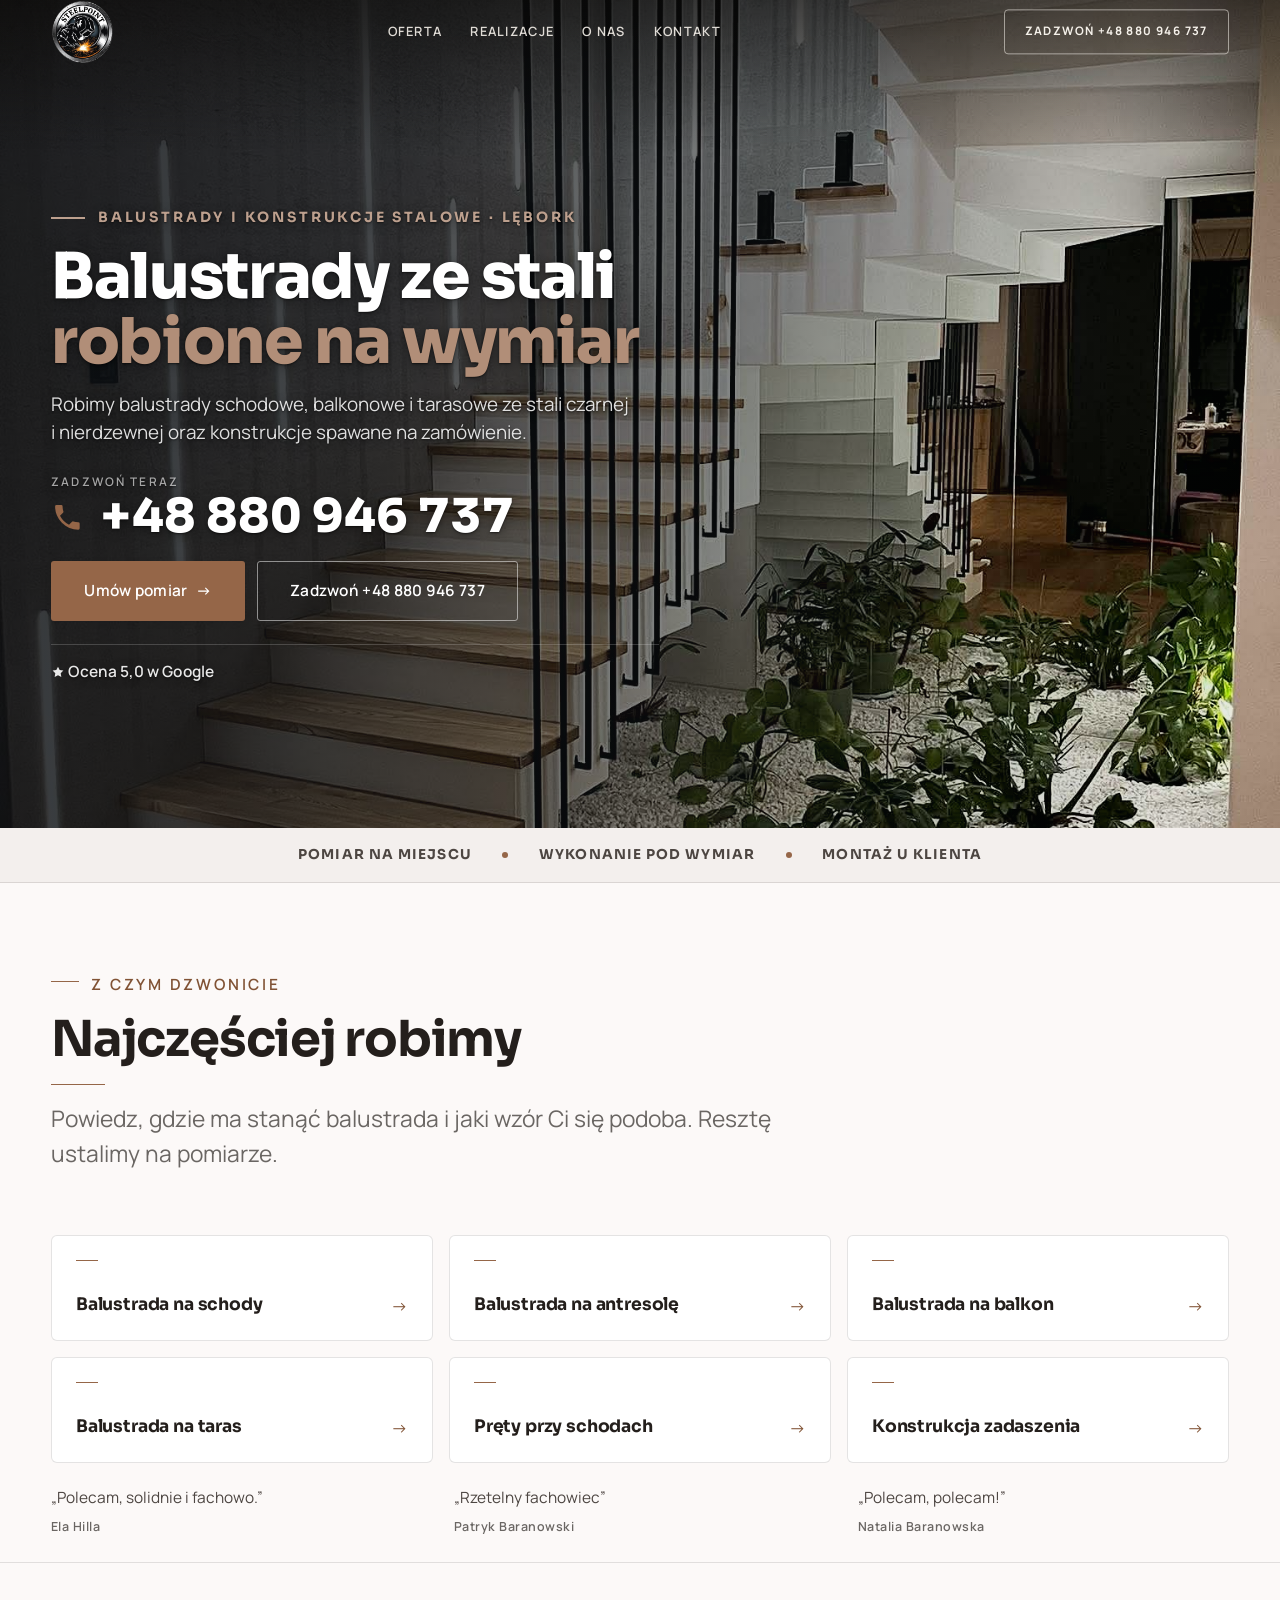
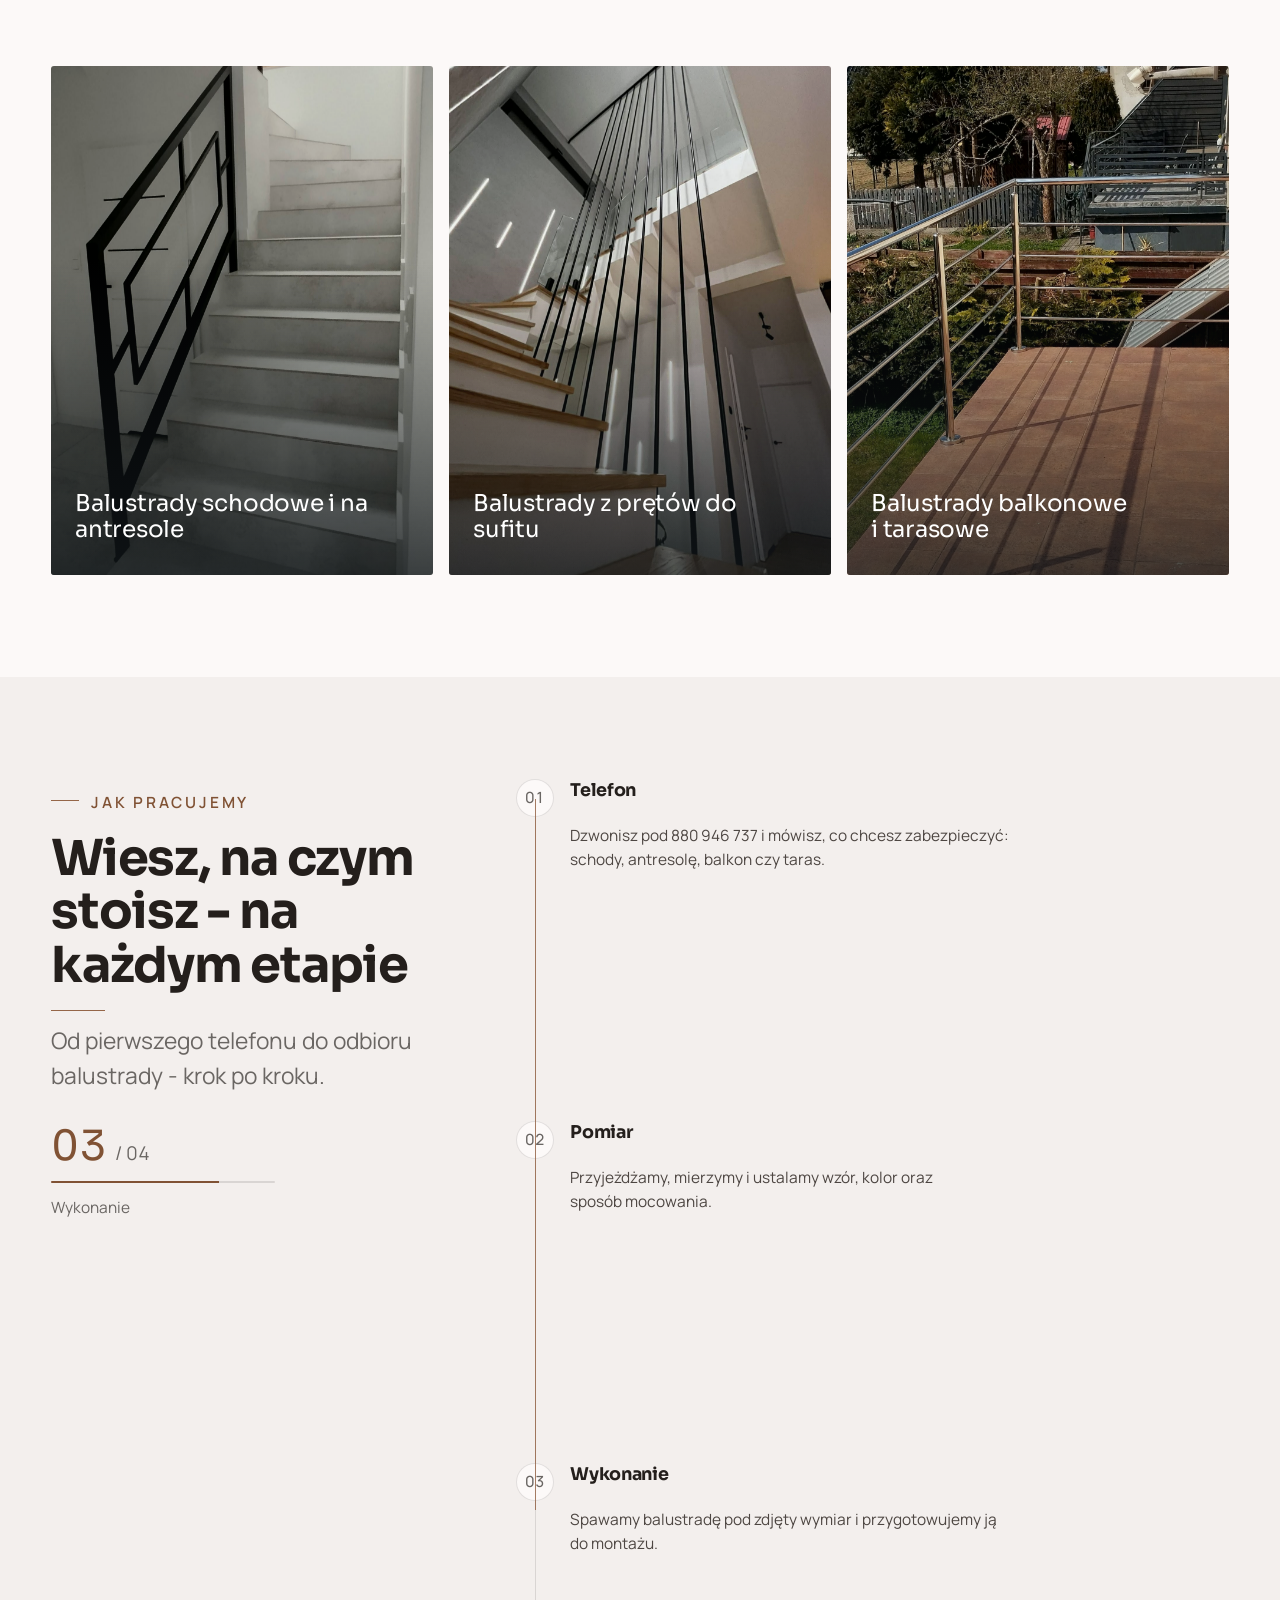
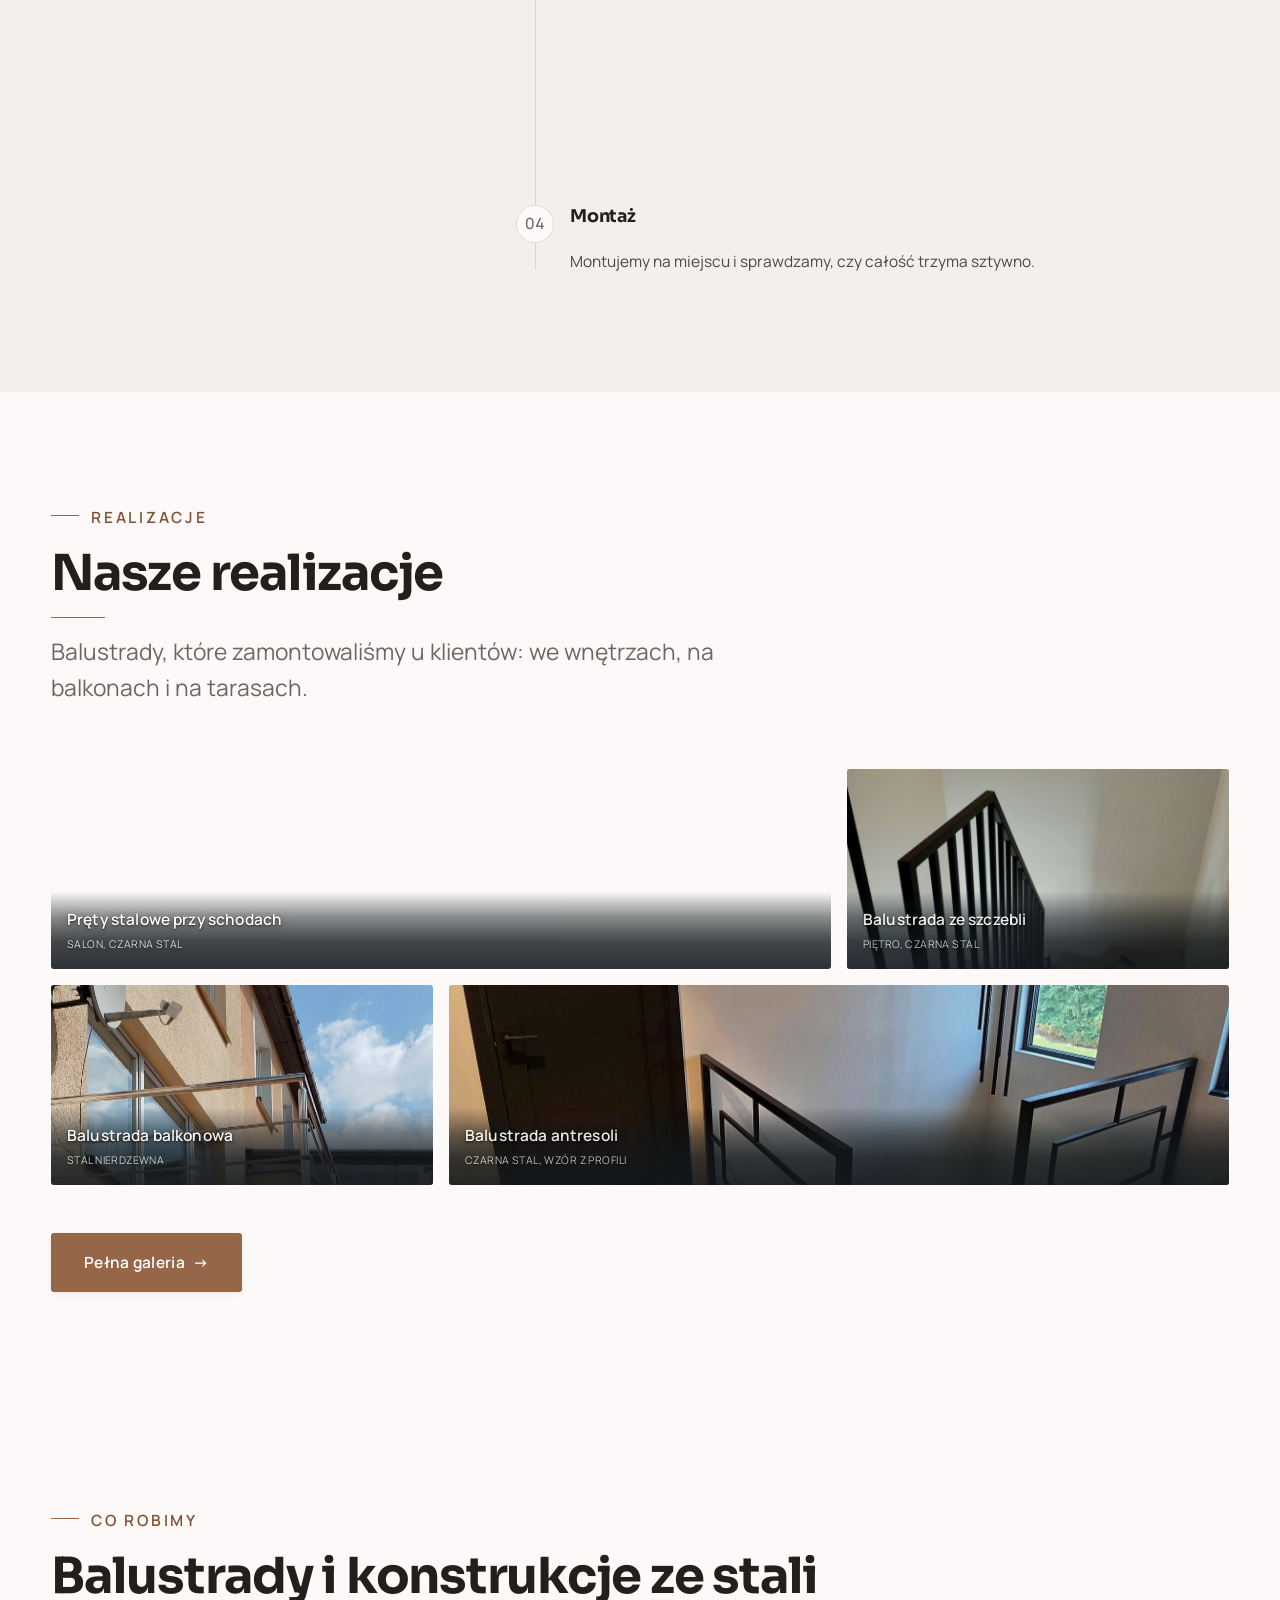
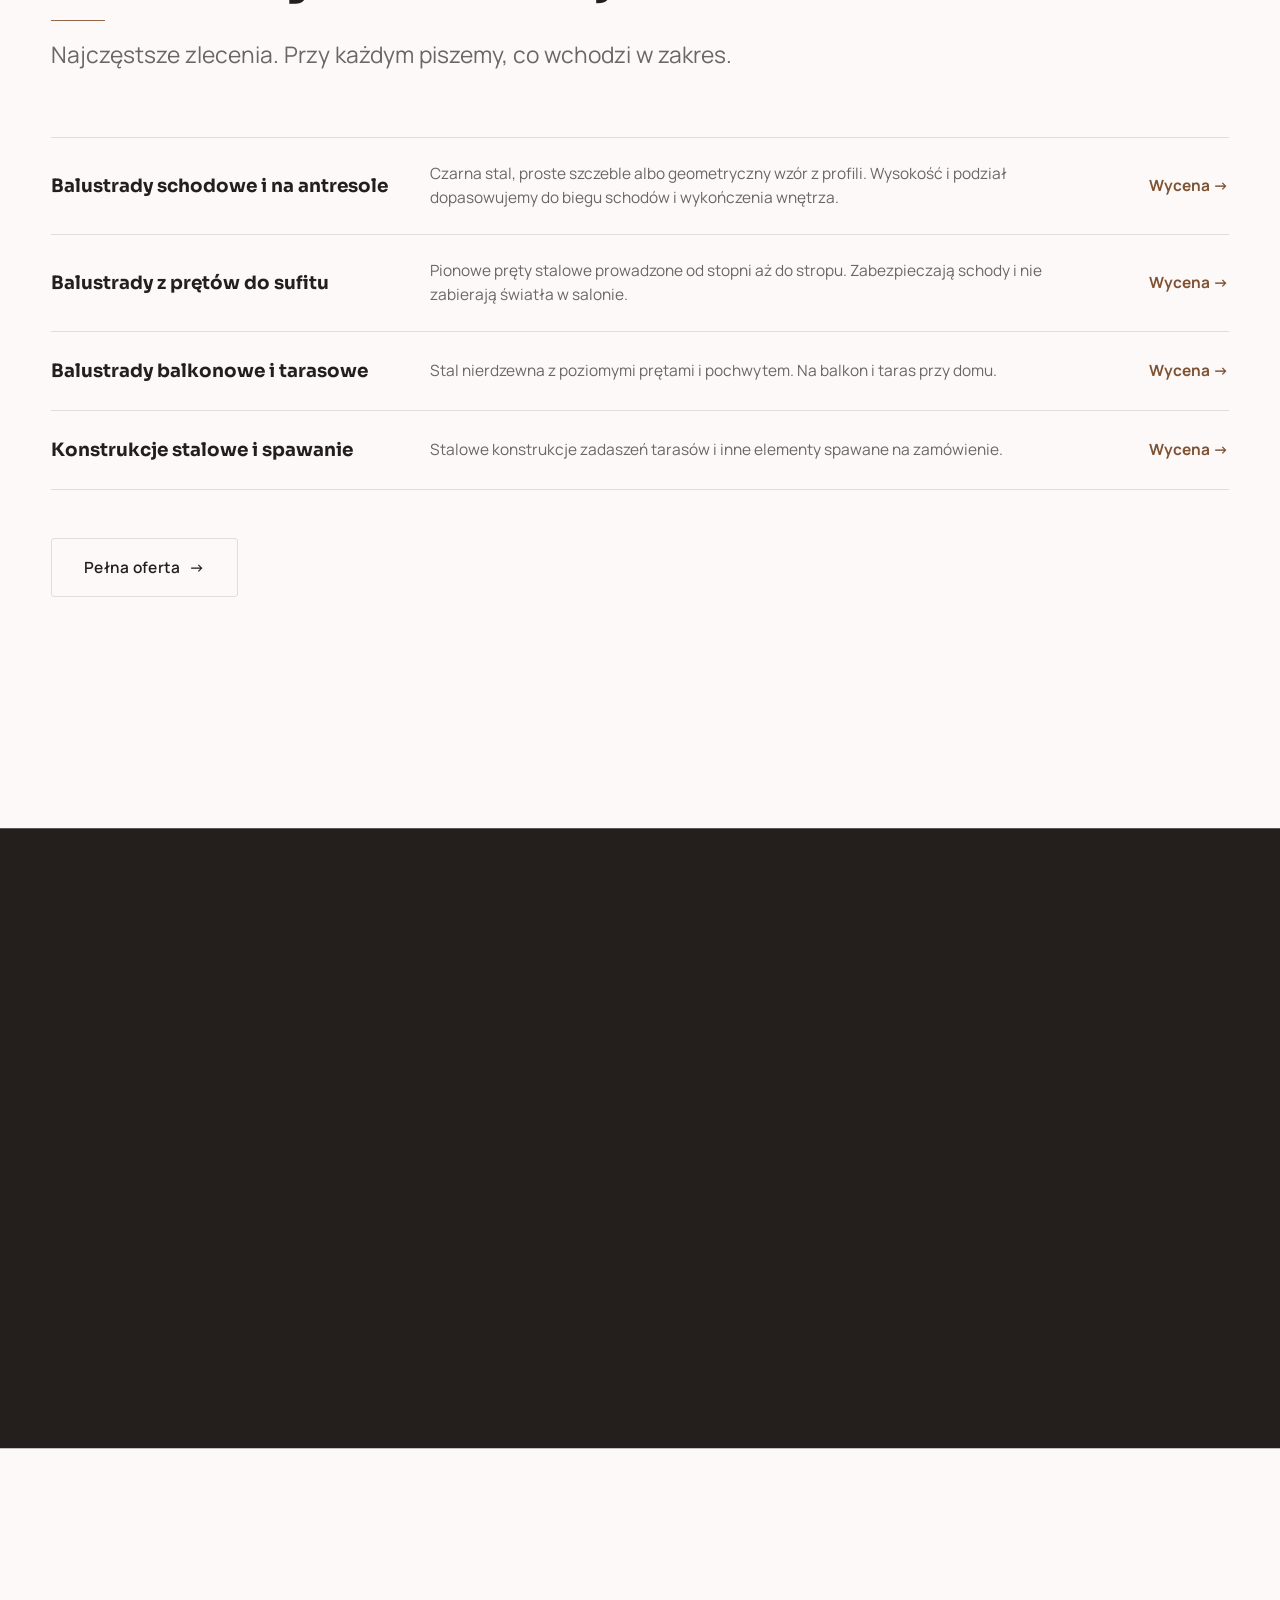
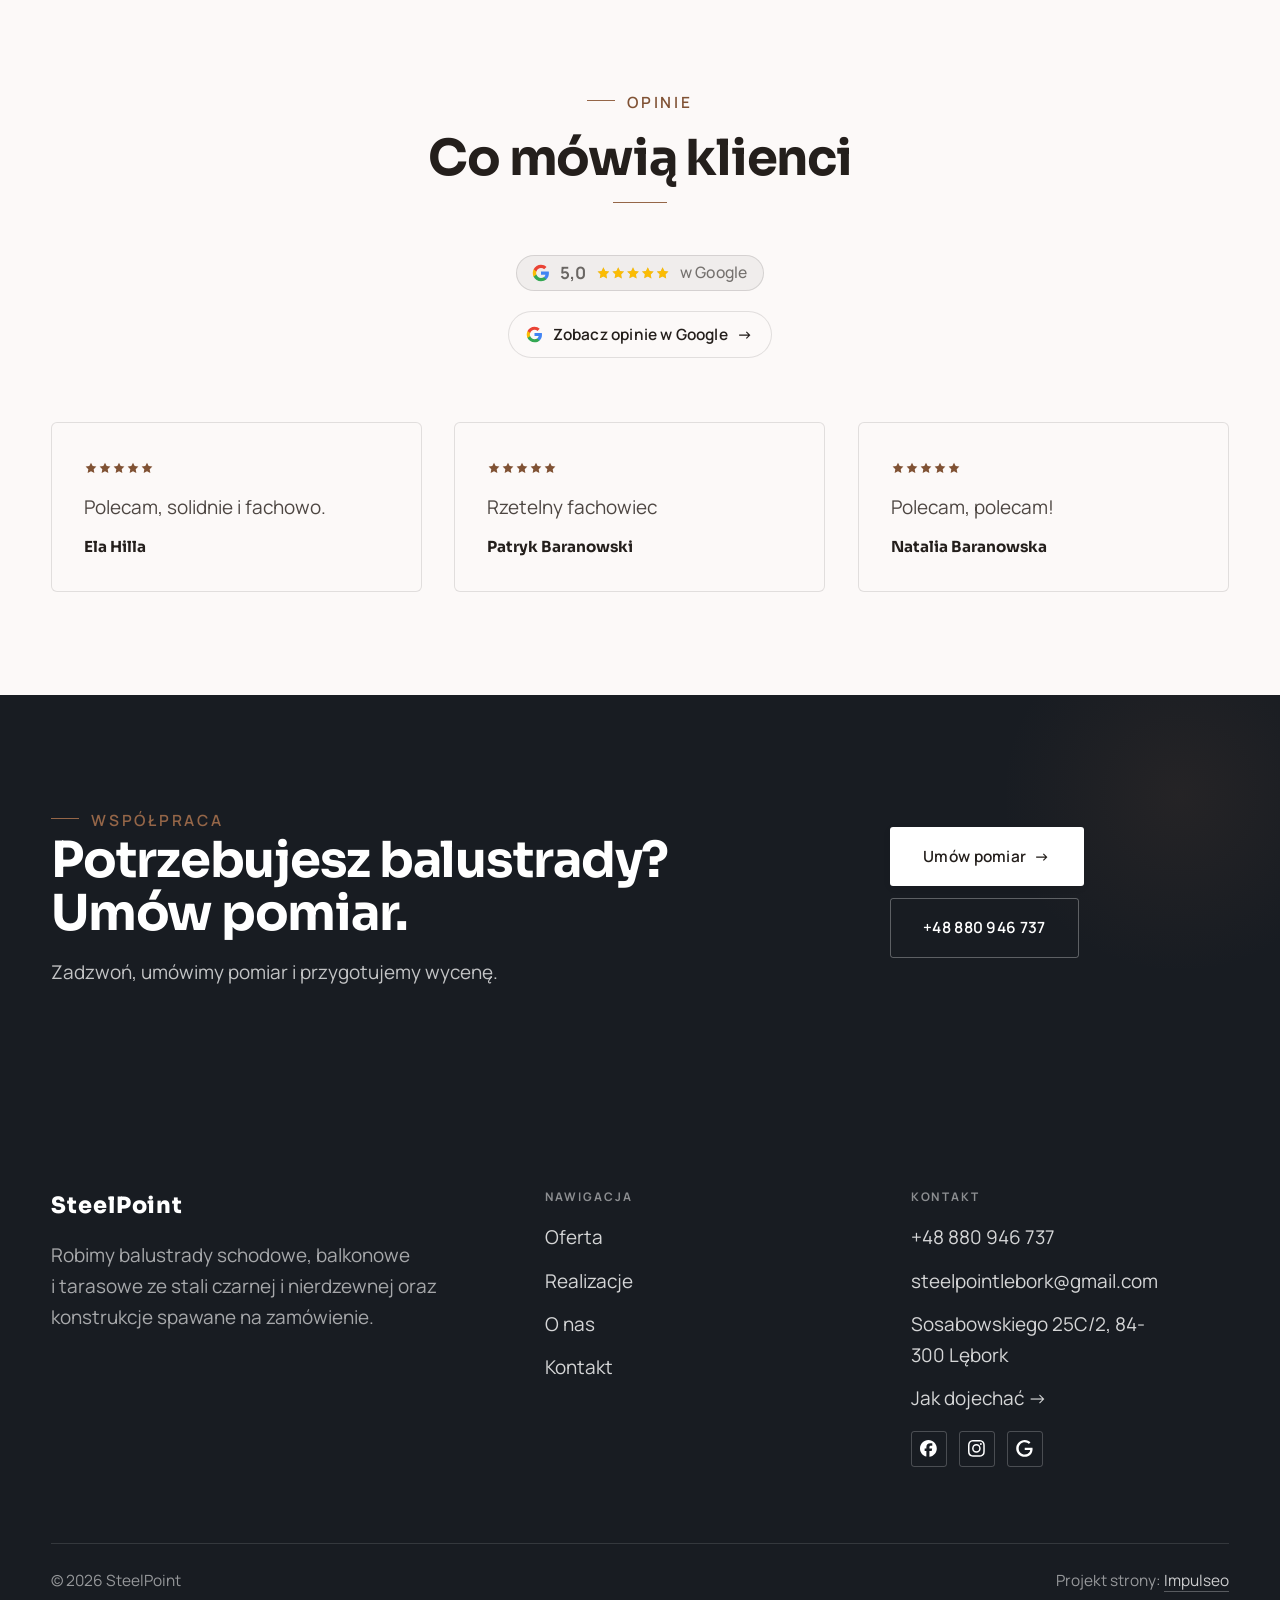
<file: index.html>
<!DOCTYPE html>
<html lang="pl">
<head>
<meta charset="UTF-8">
<meta name="viewport" content="width=device-width, initial-scale=1.0">
<title>SteelPoint - balustrady i konstrukcje stalowe · Lębork</title>
<meta name="description" content="SteelPoint - balustrady schodowe, balkonowe i tarasowe ze stali czarnej i nierdzewnej oraz konstrukcje spawane na zamówienie. Lębork i okolice. Zadzwoń: 880 946 737.">
<link rel="canonical" href="https://kris20032.github.io/steelpoint/">
<meta name="robots" content="noindex, nofollow">
<meta property="og:type" content="website">
<meta property="og:locale" content="pl_PL">
<meta property="og:site_name" content="SteelPoint">
<meta property="og:title" content="SteelPoint - balustrady i konstrukcje stalowe · Lębork">
<meta property="og:description" content="SteelPoint - balustrady schodowe, balkonowe i tarasowe ze stali czarnej i nierdzewnej oraz konstrukcje spawane na zamówienie. Lębork i okolice. Zadzwoń: 880 946 737.">
<meta property="og:url" content="https://kris20032.github.io/steelpoint/">
<meta property="og:image" content="https://kris20032.github.io/steelpoint/img/og.jpg">
<meta property="og:image:width" content="1200">
<meta property="og:image:height" content="630">
<meta name="twitter:card" content="summary_large_image">
<script type="application/ld+json">{"@context": "https://schema.org", "@type": "LocalBusiness", "name": "SteelPoint", "url": "https://kris20032.github.io/steelpoint/", "telephone": "+48880946737", "image": "https://kris20032.github.io/steelpoint/img/og.jpg", "areaServed": "Lębork", "sameAs": ["https://maps.google.com/?cid=9110163956533351657&g_mp=Cidnb29nbGUubWFwcy5wbGFjZXMudjEuUGxhY2VzLlNlYXJjaFRleHQQAhgEIAA", "https://www.facebook.com/p/SteelPoint-61583400247691/", "https://www.instagram.com/steelpoint.group/"]}</script>
<link rel="preconnect" href="https://fonts.googleapis.com">
<link rel="preconnect" href="https://fonts.gstatic.com" crossorigin>
<link href="https://fonts.googleapis.com/css2?family=Sora:wght@600;700;800&family=Manrope:wght@400;500;600&display=swap" rel="stylesheet">
<link rel="stylesheet" href="assets/styles.css?v=e36aff05">
</head>
<body>

<header class="nav">
  <div class="wrap nav-inner">
    <a class="brand brand-has-logo" href="index.html"><img class="brand-logo" src="img/logo.png" alt="SteelPoint" width="635" height="651" decoding="async"></a>
    <nav class="nav-links">
      <a href="oferta.html">Oferta</a>
      <a href="realizacje.html">Realizacje</a>
      <a href="o-nas.html">O nas</a>
      <a href="kontakt.html">Kontakt</a>
      <a href="tel:+48880946737" class="btn btn-accent">Zadzwoń +48 880 946 737</a>
    </nav>
    <button class="nav-toggle" aria-label="Menu"><span></span><span></span><span></span></button>
  </div>
</header>

<main>
<section class="hero-fach">
  <img class="hf-photo" src="img/hero.jpg" fetchpriority="high" alt="SteelPoint" width="1536" height="1100">
  <div class="hf-panel">
    <div class="hf-inner">
      <span class="hf-kicker">Balustrady i konstrukcje stalowe · Lębork</span>
      <h1 class="hf-title">Balustrady ze stali <em>robione na wymiar</em></h1>
      <p class="hf-lead">Robimy balustrady schodowe, balkonowe i tarasowe ze stali czarnej i nierdzewnej oraz konstrukcje spawane na zamówienie.</p>
      <a class="hf-phone" href="tel:+48880946737"><span class="hf-phone-lab">Zadzwoń teraz</span><span class="hf-phone-num"><svg class="ico-tel" width="16" height="16" viewBox="0 0 24 24" fill="none" aria-hidden="true"><path d="M6.6 10.8a15.5 15.5 0 0 0 6.6 6.6l2.2-2.2a1 1 0 0 1 1-.24 11.4 11.4 0 0 0 3.6.58 1 1 0 0 1 1 1V20a1 1 0 0 1-1 1A17 17 0 0 1 3 4a1 1 0 0 1 1-1h3.5a1 1 0 0 1 1 1c0 1.25.2 2.46.58 3.6a1 1 0 0 1-.25 1l-2.23 2.2Z" fill="currentColor"/></svg> +48 880 946 737</span></a>
      <div class="hf-actions">
        <a href="kontakt.html" class="btn btn-accent">Umów pomiar <span class="arr">→</span></a>
        <a href="tel:+48880946737" class="btn btn-ghost hf-ghost">Zadzwoń +48 880 946 737</a>
      </div>
      <div class="hf-trust"><svg class="ico-star" width="14" height="14" viewBox="0 0 24 24" style="vertical-align:-2px" aria-hidden="true"><path d="M12 2.8l2.85 5.8 6.4.93-4.63 4.5 1.1 6.37L12 17.4l-5.72 3 1.1-6.37-4.63-4.5 6.4-.93L12 2.8Z" fill="currentColor"/></svg> Ocena 5,0 w Google</div>
    </div>
  </div>
</section>
<section class="fach-promise">
  <div class="wrap">
    <ul class="fp-row reveal"><li>Pomiar na miejscu</li><li>Wykonanie pod wymiar</li><li>Montaż u klienta</li></ul>
  </div>
</section>
<section class="objawy">
  <div class="wrap">
    <div class="head reveal">
      <span class="eyebrow">Z czym dzwonicie</span>
      <h2>Najczęściej robimy</h2>
      <p>Powiedz, gdzie ma stanąć balustrada i jaki wzór Ci się podoba. Resztę ustalimy na pomiarze.</p>
    </div>
    <div class="obj-grid">
      <a class="obj-tile reveal" href="kontakt.html"><span class="ot-row"><span class="ot-name">Balustrada na schody</span><span class="ot-arr" aria-hidden="true">→</span></span></a>
      <a class="obj-tile reveal" href="kontakt.html"><span class="ot-row"><span class="ot-name">Balustrada na antresolę</span><span class="ot-arr" aria-hidden="true">→</span></span></a>
      <a class="obj-tile reveal" href="kontakt.html"><span class="ot-row"><span class="ot-name">Balustrada na balkon</span><span class="ot-arr" aria-hidden="true">→</span></span></a>
      <a class="obj-tile reveal" href="kontakt.html"><span class="ot-row"><span class="ot-name">Balustrada na taras</span><span class="ot-arr" aria-hidden="true">→</span></span></a>
      <a class="obj-tile reveal" href="kontakt.html"><span class="ot-row"><span class="ot-name">Pręty przy schodach</span><span class="ot-arr" aria-hidden="true">→</span></span></a>
      <a class="obj-tile reveal" href="kontakt.html"><span class="ot-row"><span class="ot-name">Konstrukcja zadaszenia</span><span class="ot-arr" aria-hidden="true">→</span></span></a>
    </div>
  </div>
</section>
<section class="opinie-mini" aria-label="Opinie klientów">
  <div class="wrap">
    <div class="om-row">
      <div class="om-item reveal"><blockquote>„Polecam, solidnie i fachowo.”</blockquote><span class="om-autor">Ela Hilla</span></div>
      <div class="om-item reveal"><blockquote>„Rzetelny fachowiec”</blockquote><span class="om-autor">Patryk Baranowski</span></div>
      <div class="om-item reveal"><blockquote>„Polecam, polecam!”</blockquote><span class="om-autor">Natalia Baranowska</span></div>
    </div>
  </div>
</section>
<section class="gateways-band">
  <div class="wrap">
    <div class="gateways">
      <a href="oferta.html" class="gateway reveal"><img src="img/g2.jpg" alt="Balustrady schodowe i na antresole" loading="lazy" width="1306" height="2176" decoding="async"><span class="g-ttl">Balustrady schodowe i na antresole</span></a>
      <a href="oferta.html" class="gateway reveal"><img src="img/g1.jpg" alt="Balustrady z prętów do sufitu" loading="lazy" width="1450" height="1970" decoding="async"><span class="g-ttl">Balustrady z prętów do sufitu</span></a>
      <a href="oferta.html" class="gateway reveal"><img src="img/g4.jpg" alt="Balustrady balkonowe i tarasowe" loading="lazy" width="1488" height="1900" decoding="async"><span class="g-ttl">Balustrady balkonowe i tarasowe</span></a>
    </div>
  </div>
</section>
<section class="proces proces-os fachowcy">
  <div class="wrap proc-grid">
    <div class="proc-side">
      <div class="head reveal">
        <span class="eyebrow">Jak pracujemy</span>
        <h2>Wiesz, na czym stoisz - na każdym etapie</h2>
        <p>Od pierwszego telefonu do odbioru balustrady - krok po kroku.</p>
      </div>
      <div class="proc-count" aria-hidden="true"><span class="pc-cur">01</span><span class="pc-all">/ 04</span></div>
      <div class="proc-bar" aria-hidden="true"><i></i></div>
      <p class="proc-now" aria-hidden="true">Telefon</p>
    </div>
    <ol class="proces-line">
      <li class="reveal"><span class="pno">01</span><h3>Telefon</h3><p>Dzwonisz pod 880 946 737 i mówisz, co chcesz zabezpieczyć: schody, antresolę, balkon czy taras.</p></li>
      <li class="reveal"><span class="pno">02</span><h3>Pomiar</h3><p>Przyjeżdżamy, mierzymy i ustalamy wzór, kolor oraz sposób mocowania.</p></li>
      <li class="reveal"><span class="pno">03</span><h3>Wykonanie</h3><p>Spawamy balustradę pod zdjęty wymiar i przygotowujemy ją do montażu.</p></li>
      <li class="reveal"><span class="pno">04</span><h3>Montaż</h3><p>Montujemy na miejscu i sprawdzamy, czy całość trzyma sztywno.</p></li>
    </ol>
  </div>
</section>
<section>
  <div class="wrap">
    <div class="head reveal">
      <span class="eyebrow">Realizacje</span>
      <h2>Nasze realizacje</h2>
      <p>Balustrady, które zamontowaliśmy u klientów: we wnętrzach, na balkonach i na tarasach.</p>
    </div>
    <div class="gallery">
      <div class="tile t-two3 reveal"><img src="img/g3.jpg" alt="Pręty stalowe przy schodach" loading="lazy" width="1600" height="760" decoding="async"><div class="cap">Pręty stalowe przy schodach<small>Salon, czarna stal</small></div></div>
      <div class="tile t-third reveal"><img src="img/g5.jpg" alt="Balustrada ze szczebli" loading="lazy" width="1600" height="2125" decoding="async"><div class="cap">Balustrada ze szczebli<small>Piętro, czarna stal</small></div></div>
      <div class="tile t-third reveal"><img src="img/g6.jpg" alt="Balustrada balkonowa" loading="lazy" width="1466" height="1570" decoding="async"><div class="cap">Balustrada balkonowa<small>Stal nierdzewna</small></div></div>
      <div class="tile t-two3 reveal"><img src="img/about.jpg" alt="Balustrada antresoli" loading="lazy" width="1600" height="1200" decoding="async"><div class="cap">Balustrada antresoli<small>Czarna stal, wzór z profili</small></div></div>
    </div>
    <div style="margin-top:var(--space-7)" class="reveal"><a href="realizacje.html" class="btn btn-accent">Pełna galeria <span class="arr">→</span></a></div>
  </div>
</section>
<section class="fach-uslugi">
  <div class="wrap">
    <div class="head reveal">
      <span class="eyebrow">Co robimy</span>
      <h2>Balustrady i konstrukcje ze stali</h2>
      <p>Najczęstsze zlecenia. Przy każdym piszemy, co wchodzi w zakres.</p>
    </div>
    <ul class="fu-list">
      <li class="fu-row reveal"><div class="fu-name">Balustrady schodowe i na antresole</div><div class="fu-desc">Czarna stal, proste szczeble albo geometryczny wzór z profili. Wysokość i podział dopasowujemy do biegu schodów i wykończenia wnętrza.</div><a class="fu-cta" href="kontakt.html">Wycena <span class="arr">→</span></a></li>
      <li class="fu-row reveal"><div class="fu-name">Balustrady z prętów do sufitu</div><div class="fu-desc">Pionowe pręty stalowe prowadzone od stopni aż do stropu. Zabezpieczają schody i nie zabierają światła w salonie.</div><a class="fu-cta" href="kontakt.html">Wycena <span class="arr">→</span></a></li>
      <li class="fu-row reveal"><div class="fu-name">Balustrady balkonowe i tarasowe</div><div class="fu-desc">Stal nierdzewna z poziomymi prętami i pochwytem. Na balkon i taras przy domu.</div><a class="fu-cta" href="kontakt.html">Wycena <span class="arr">→</span></a></li>
      <li class="fu-row reveal"><div class="fu-name">Konstrukcje stalowe i spawanie</div><div class="fu-desc">Stalowe konstrukcje zadaszeń tarasów i inne elementy spawane na zamówienie.</div><a class="fu-cta" href="kontakt.html">Wycena <span class="arr">→</span></a></li>
    </ul>
    <div style="margin-top:var(--space-7)" class="reveal"><a href="oferta.html" class="btn btn-ghost">Pełna oferta <span class="arr">→</span></a></div>
  </div>
</section>
<section class="stopklatka" aria-hidden="true">
  <div class="stk-bg" style="background-image:url(img/g7.jpg)"></div>
</section>
<section class="opinie">
  <div class="wrap">
    <div class="head center reveal">
      <span class="eyebrow">Opinie</span>
      <h2>Co mówią klienci</h2>
    </div>
    <p class="op-meta reveal"><span class="g-badge"><svg class="gb-ico" viewBox="0 0 24 24" width="18" height="18" aria-hidden="true"><path fill="#4285F4" d="M22.56 12.25c0-.78-.07-1.53-.2-2.25H12v4.26h5.92c-.26 1.37-1.04 2.53-2.21 3.31v2.77h3.57c2.08-1.92 3.28-4.74 3.28-8.09z"/><path fill="#34A853" d="M12 23c2.97 0 5.46-.98 7.28-2.66l-3.57-2.77c-.98.66-2.23 1.06-3.71 1.06-2.86 0-5.29-1.93-6.16-4.53H2.18v2.84C3.99 20.53 7.7 23 12 23z"/><path fill="#FBBC05" d="M5.84 14.09c-.22-.66-.35-1.36-.35-2.09s.13-1.43.35-2.09V7.07H2.18C1.43 8.55 1 10.22 1 12s.43 3.45 1.18 4.93l2.85-2.22.81-.62z"/><path fill="#EA4335" d="M12 5.38c1.62 0 3.06.56 4.21 1.64l3.15-3.15C17.45 2.09 14.97 1 12 1 7.7 1 3.99 3.47 2.18 7.07l3.66 2.84c.87-2.6 3.3-4.53 6.16-4.53z"/></svg><b class="gb-ocena">5,0</b><svg class="gb-stars" viewBox="0 0 90 18" width="74" height="14.8" aria-hidden="true"><g fill="currentColor" opacity=".26"><path transform="translate(0,0)" d="M9 1.6l2.2 4.46 4.92.72-3.56 3.47.84 4.9L9 12.74l-4.4 2.31.84-4.9L1.88 6.68l4.92-.72L9 1.6Z"/><path transform="translate(18,0)" d="M9 1.6l2.2 4.46 4.92.72-3.56 3.47.84 4.9L9 12.74l-4.4 2.31.84-4.9L1.88 6.68l4.92-.72L9 1.6Z"/><path transform="translate(36,0)" d="M9 1.6l2.2 4.46 4.92.72-3.56 3.47.84 4.9L9 12.74l-4.4 2.31.84-4.9L1.88 6.68l4.92-.72L9 1.6Z"/><path transform="translate(54,0)" d="M9 1.6l2.2 4.46 4.92.72-3.56 3.47.84 4.9L9 12.74l-4.4 2.31.84-4.9L1.88 6.68l4.92-.72L9 1.6Z"/><path transform="translate(72,0)" d="M9 1.6l2.2 4.46 4.92.72-3.56 3.47.84 4.9L9 12.74l-4.4 2.31.84-4.9L1.88 6.68l4.92-.72L9 1.6Z"/></g><clipPath id="gs1000"><rect x="0" y="0" width="90.0" height="18"/></clipPath><g fill="#FBBC04" clip-path="url(#gs1000)"><path transform="translate(0,0)" d="M9 1.6l2.2 4.46 4.92.72-3.56 3.47.84 4.9L9 12.74l-4.4 2.31.84-4.9L1.88 6.68l4.92-.72L9 1.6Z"/><path transform="translate(18,0)" d="M9 1.6l2.2 4.46 4.92.72-3.56 3.47.84 4.9L9 12.74l-4.4 2.31.84-4.9L1.88 6.68l4.92-.72L9 1.6Z"/><path transform="translate(36,0)" d="M9 1.6l2.2 4.46 4.92.72-3.56 3.47.84 4.9L9 12.74l-4.4 2.31.84-4.9L1.88 6.68l4.92-.72L9 1.6Z"/><path transform="translate(54,0)" d="M9 1.6l2.2 4.46 4.92.72-3.56 3.47.84 4.9L9 12.74l-4.4 2.31.84-4.9L1.88 6.68l4.92-.72L9 1.6Z"/><path transform="translate(72,0)" d="M9 1.6l2.2 4.46 4.92.72-3.56 3.47.84 4.9L9 12.74l-4.4 2.31.84-4.9L1.88 6.68l4.92-.72L9 1.6Z"/></g></svg><span class="gb-txt">w Google</span></span></p>
    <p class="op-meta reveal"><a class="op-google" href="https://maps.google.com/?cid=9110163956533351657&amp;g_mp=Cidnb29nbGUubWFwcy5wbGFjZXMudjEuUGxhY2VzLlNlYXJjaFRleHQQAhgEIAA" target="_blank" rel="noopener"><svg class="op-g-ico" viewBox="0 0 24 24" width="17" height="17" aria-hidden="true"><path fill="#4285F4" d="M22.56 12.25c0-.78-.07-1.53-.2-2.25H12v4.26h5.92c-.26 1.37-1.04 2.53-2.21 3.31v2.77h3.57c2.08-1.92 3.28-4.74 3.28-8.09z"/><path fill="#34A853" d="M12 23c2.97 0 5.46-.98 7.28-2.66l-3.57-2.77c-.98.66-2.23 1.06-3.71 1.06-2.86 0-5.29-1.93-6.16-4.53H2.18v2.84C3.99 20.53 7.7 23 12 23z"/><path fill="#FBBC05" d="M5.84 14.09c-.22-.66-.35-1.36-.35-2.09s.13-1.43.35-2.09V7.07H2.18C1.43 8.55 1 10.22 1 12s.43 3.45 1.18 4.93l2.85-2.22.81-.62z"/><path fill="#EA4335" d="M12 5.38c1.62 0 3.06.56 4.21 1.64l3.15-3.15C17.45 2.09 14.97 1 12 1 7.7 1 3.99 3.47 2.18 7.07l3.66 2.84c.87-2.6 3.3-4.53 6.16-4.53z"/></svg><span>Zobacz opinie w Google</span><span class="arr">→</span></a></p>
    <div class="opinie-grid">
      <figure class="op-card reveal"><span class="op-star"><svg class="ico-star" width="14" height="14" viewBox="0 0 24 24" style="vertical-align:-2px" aria-hidden="true"><path d="M12 2.8l2.85 5.8 6.4.93-4.63 4.5 1.1 6.37L12 17.4l-5.72 3 1.1-6.37-4.63-4.5 6.4-.93L12 2.8Z" fill="currentColor"/></svg><svg class="ico-star" width="14" height="14" viewBox="0 0 24 24" style="vertical-align:-2px" aria-hidden="true"><path d="M12 2.8l2.85 5.8 6.4.93-4.63 4.5 1.1 6.37L12 17.4l-5.72 3 1.1-6.37-4.63-4.5 6.4-.93L12 2.8Z" fill="currentColor"/></svg><svg class="ico-star" width="14" height="14" viewBox="0 0 24 24" style="vertical-align:-2px" aria-hidden="true"><path d="M12 2.8l2.85 5.8 6.4.93-4.63 4.5 1.1 6.37L12 17.4l-5.72 3 1.1-6.37-4.63-4.5 6.4-.93L12 2.8Z" fill="currentColor"/></svg><svg class="ico-star" width="14" height="14" viewBox="0 0 24 24" style="vertical-align:-2px" aria-hidden="true"><path d="M12 2.8l2.85 5.8 6.4.93-4.63 4.5 1.1 6.37L12 17.4l-5.72 3 1.1-6.37-4.63-4.5 6.4-.93L12 2.8Z" fill="currentColor"/></svg><svg class="ico-star" width="14" height="14" viewBox="0 0 24 24" style="vertical-align:-2px" aria-hidden="true"><path d="M12 2.8l2.85 5.8 6.4.93-4.63 4.5 1.1 6.37L12 17.4l-5.72 3 1.1-6.37-4.63-4.5 6.4-.93L12 2.8Z" fill="currentColor"/></svg></span><blockquote>Polecam, solidnie i fachowo.</blockquote><span class="op-autor">Ela Hilla</span></figure>
      <figure class="op-card reveal"><span class="op-star"><svg class="ico-star" width="14" height="14" viewBox="0 0 24 24" style="vertical-align:-2px" aria-hidden="true"><path d="M12 2.8l2.85 5.8 6.4.93-4.63 4.5 1.1 6.37L12 17.4l-5.72 3 1.1-6.37-4.63-4.5 6.4-.93L12 2.8Z" fill="currentColor"/></svg><svg class="ico-star" width="14" height="14" viewBox="0 0 24 24" style="vertical-align:-2px" aria-hidden="true"><path d="M12 2.8l2.85 5.8 6.4.93-4.63 4.5 1.1 6.37L12 17.4l-5.72 3 1.1-6.37-4.63-4.5 6.4-.93L12 2.8Z" fill="currentColor"/></svg><svg class="ico-star" width="14" height="14" viewBox="0 0 24 24" style="vertical-align:-2px" aria-hidden="true"><path d="M12 2.8l2.85 5.8 6.4.93-4.63 4.5 1.1 6.37L12 17.4l-5.72 3 1.1-6.37-4.63-4.5 6.4-.93L12 2.8Z" fill="currentColor"/></svg><svg class="ico-star" width="14" height="14" viewBox="0 0 24 24" style="vertical-align:-2px" aria-hidden="true"><path d="M12 2.8l2.85 5.8 6.4.93-4.63 4.5 1.1 6.37L12 17.4l-5.72 3 1.1-6.37-4.63-4.5 6.4-.93L12 2.8Z" fill="currentColor"/></svg><svg class="ico-star" width="14" height="14" viewBox="0 0 24 24" style="vertical-align:-2px" aria-hidden="true"><path d="M12 2.8l2.85 5.8 6.4.93-4.63 4.5 1.1 6.37L12 17.4l-5.72 3 1.1-6.37-4.63-4.5 6.4-.93L12 2.8Z" fill="currentColor"/></svg></span><blockquote>Rzetelny fachowiec</blockquote><span class="op-autor">Patryk Baranowski</span></figure>
      <figure class="op-card reveal"><span class="op-star"><svg class="ico-star" width="14" height="14" viewBox="0 0 24 24" style="vertical-align:-2px" aria-hidden="true"><path d="M12 2.8l2.85 5.8 6.4.93-4.63 4.5 1.1 6.37L12 17.4l-5.72 3 1.1-6.37-4.63-4.5 6.4-.93L12 2.8Z" fill="currentColor"/></svg><svg class="ico-star" width="14" height="14" viewBox="0 0 24 24" style="vertical-align:-2px" aria-hidden="true"><path d="M12 2.8l2.85 5.8 6.4.93-4.63 4.5 1.1 6.37L12 17.4l-5.72 3 1.1-6.37-4.63-4.5 6.4-.93L12 2.8Z" fill="currentColor"/></svg><svg class="ico-star" width="14" height="14" viewBox="0 0 24 24" style="vertical-align:-2px" aria-hidden="true"><path d="M12 2.8l2.85 5.8 6.4.93-4.63 4.5 1.1 6.37L12 17.4l-5.72 3 1.1-6.37-4.63-4.5 6.4-.93L12 2.8Z" fill="currentColor"/></svg><svg class="ico-star" width="14" height="14" viewBox="0 0 24 24" style="vertical-align:-2px" aria-hidden="true"><path d="M12 2.8l2.85 5.8 6.4.93-4.63 4.5 1.1 6.37L12 17.4l-5.72 3 1.1-6.37-4.63-4.5 6.4-.93L12 2.8Z" fill="currentColor"/></svg><svg class="ico-star" width="14" height="14" viewBox="0 0 24 24" style="vertical-align:-2px" aria-hidden="true"><path d="M12 2.8l2.85 5.8 6.4.93-4.63 4.5 1.1 6.37L12 17.4l-5.72 3 1.1-6.37-4.63-4.5 6.4-.93L12 2.8Z" fill="currentColor"/></svg></span><blockquote>Polecam, polecam!</blockquote><span class="op-autor">Natalia Baranowska</span></figure>
    </div>
  </div>
</section>
<section class="cta">
  <div class="wrap">
    <div class="reveal">
      <span class="eyebrow">Współpraca</span>
      <h2>Potrzebujesz balustrady? Umów pomiar.</h2>
      <p>Zadzwoń, umówimy pomiar i przygotujemy wycenę.</p>
    </div>
    <div class="cta-actions reveal">
      <a href="kontakt.html" class="btn btn-light">Umów pomiar <span class="arr">→</span></a>
      <a href="tel:+48880946737" class="btn btn-ghost btn-ghost-cta">+48 880 946 737</a>
    </div>
  </div>
</section>
</main>

<footer>
  <div class="wrap">
    <div class="foot-grid">
      <div class="foot-brand">
        <div class="name">SteelPoint</div>
        <p>Robimy balustrady schodowe, balkonowe i tarasowe ze stali czarnej i nierdzewnej oraz konstrukcje spawane na zamówienie.</p>
      </div>
      <div class="foot-col">
        <h4>Nawigacja</h4>
        <a href="oferta.html">Oferta</a>
        <a href="realizacje.html">Realizacje</a>
        <a href="o-nas.html">O nas</a>
        <a href="kontakt.html">Kontakt</a>
      </div>
      <div class="foot-col">
        <h4>Kontakt</h4>
        <a href="tel:+48880946737">+48 880 946 737</a>
        <a href="mailto:steelpointlebork@gmail.com">steelpointlebork@gmail.com</a>
        <p>Sosabowskiego 25C/2, 84-300 Lębork</p>
        <a href="https://maps.google.com/?cid=9110163956533351657&g_mp=Cidnb29nbGUubWFwcy5wbGFjZXMudjEuUGxhY2VzLlNlYXJjaFRleHQQAhgEIAA" target="_blank" rel="noopener">Jak dojechać →</a>
      <div class="foot-soc">
        <a class="soc" href="https://www.facebook.com/p/SteelPoint-61583400247691/" target="_blank" rel="noopener" aria-label="Facebook - SteelPoint"><svg viewBox="0 0 24 24" aria-hidden="true" focusable="false"><path d="M9.101 23.691v-7.98H6.627v-3.667h2.474v-1.58c0-4.085 1.848-5.978 5.858-5.978.401 0 .955.042 1.468.103a8.68 8.68 0 0 1 1.141.195v3.325a8.623 8.623 0 0 0-.653-.036 26.805 26.805 0 0 0-.733-.009c-.707 0-1.259.096-1.675.309a1.686 1.686 0 0 0-.679.622c-.258.42-.374.995-.374 1.752v1.297h3.919l-.386 2.103-.287 1.564h-3.246v8.245C19.396 23.238 24 18.179 24 12.044c0-6.627-5.373-12-12-12s-12 5.373-12 12c0 5.628 3.874 10.35 9.101 11.647Z" fill="currentColor"/></svg></a>
        <a class="soc" href="https://www.instagram.com/steelpoint.group/" target="_blank" rel="noopener" aria-label="Instagram - SteelPoint"><svg viewBox="0 0 24 24" aria-hidden="true" focusable="false"><path d="M7.0301.084c-1.2768.0602-2.1487.264-2.911.5634-.7888.3075-1.4575.72-2.1228 1.3877-.6652.6677-1.075 1.3368-1.3802 2.127-.2954.7638-.4956 1.6365-.552 2.914-.0564 1.2775-.0689 1.6882-.0626 4.947.0062 3.2586.0206 3.6671.0825 4.9473.061 1.2765.264 2.1482.5635 2.9107.308.7889.72 1.4573 1.388 2.1228.6679.6655 1.3365 1.0743 2.1285 1.38.7632.295 1.6361.4961 2.9134.552 1.2773.056 1.6884.069 4.9462.0627 3.2578-.0062 3.668-.0207 4.9478-.0814 1.28-.0607 2.147-.2652 2.9098-.5633.7889-.3086 1.4578-.72 2.1228-1.3881.665-.6682 1.0745-1.3378 1.3795-2.1284.2957-.7632.4966-1.636.552-2.9124.056-1.2809.0692-1.6898.063-4.948-.0063-3.2583-.021-3.6668-.0817-4.9465-.0607-1.2797-.264-2.1487-.5633-2.9117-.3084-.7889-.72-1.4568-1.3876-2.1228C21.2982 1.33 20.628.9208 19.8378.6165 19.074.321 18.2017.1197 16.9244.0645 15.6471.0093 15.236-.005 11.977.0014 8.718.0076 8.31.0215 7.0301.0839m.1402 21.6932c-1.17-.0509-1.8053-.2453-2.2287-.408-.5606-.216-.96-.4771-1.3819-.895-.422-.4178-.6811-.8186-.9-1.378-.1644-.4234-.3624-1.058-.4171-2.228-.0595-1.2645-.072-1.6442-.079-4.848-.007-3.2037.0053-3.583.0607-4.848.05-1.169.2456-1.805.408-2.2282.216-.5613.4762-.96.895-1.3816.4188-.4217.8184-.6814 1.3783-.9003.423-.1651 1.0575-.3614 2.227-.4171 1.2655-.06 1.6447-.072 4.848-.079 3.2033-.007 3.5835.005 4.8495.0608 1.169.0508 1.8053.2445 2.228.408.5608.216.96.4754 1.3816.895.4217.4194.6816.8176.9005 1.3787.1653.4217.3617 1.056.4169 2.2263.0602 1.2655.0739 1.645.0796 4.848.0058 3.203-.0055 3.5834-.061 4.848-.051 1.17-.245 1.8055-.408 2.2294-.216.5604-.4763.96-.8954 1.3814-.419.4215-.8181.6811-1.3783.9-.4224.1649-1.0577.3617-2.2262.4174-1.2656.0595-1.6448.072-4.8493.079-3.2045.007-3.5825-.006-4.848-.0608M16.953 5.5864A1.44 1.44 0 1 0 18.39 4.144a1.44 1.44 0 0 0-1.437 1.4424M5.8385 12.012c.0067 3.4032 2.7706 6.1557 6.173 6.1493 3.4026-.0065 6.157-2.7701 6.1506-6.1733-.0065-3.4032-2.771-6.1565-6.174-6.1498-3.403.0067-6.156 2.771-6.1496 6.1738M8 12.0077a4 4 0 1 1 4.008 3.9921A3.9996 3.9996 0 0 1 8 12.0077" fill="currentColor"/></svg></a>
        <a class="soc" href="https://maps.google.com/?cid=9110163956533351657&g_mp=Cidnb29nbGUubWFwcy5wbGFjZXMudjEuUGxhY2VzLlNlYXJjaFRleHQQAhgEIAA" target="_blank" rel="noopener" aria-label="Google - SteelPoint"><svg viewBox="0 0 24 24" aria-hidden="true" focusable="false"><path d="M12.48 10.92v3.28h7.84c-.24 1.84-.853 3.187-1.787 4.133-1.147 1.147-2.933 2.4-6.053 2.4-4.827 0-8.6-3.893-8.6-8.72s3.773-8.72 8.6-8.72c2.6 0 4.507 1.027 5.907 2.347l2.307-2.307C18.747 1.44 16.133 0 12.48 0 5.867 0 .307 5.387.307 12s5.56 12 12.173 12c3.573 0 6.267-1.173 8.373-3.36 2.16-2.16 2.84-5.213 2.84-7.667 0-.76-.053-1.467-.173-2.053H12.48z" fill="currentColor"/></svg></a>
      </div>
      </div>
    </div>
    <div class="foot-bot">
      <span>© 2026 SteelPoint</span>
      <span>Projekt strony: <a class="foot-credit" href="https://impulseo.pl" target="_blank" rel="noopener">Impulseo</a></span>
    </div>
  </div>
</footer>
<div class="sticky-call"><a class="sc-call" href="tel:+48880946737"><svg class="ico-tel" width="16" height="16" viewBox="0 0 24 24" fill="none" aria-hidden="true"><path d="M6.6 10.8a15.5 15.5 0 0 0 6.6 6.6l2.2-2.2a1 1 0 0 1 1-.24 11.4 11.4 0 0 0 3.6.58 1 1 0 0 1 1 1V20a1 1 0 0 1-1 1A17 17 0 0 1 3 4a1 1 0 0 1 1-1h3.5a1 1 0 0 1 1 1c0 1.25.2 2.46.58 3.6a1 1 0 0 1-.25 1l-2.23 2.2Z" fill="currentColor"/></svg> Zadzwoń</a><a class="sc-quote" href="kontakt.html">Umów pomiar</a></div>
<div class="demo-wazne" data-do="2026-11-25" data-cykl="3" hidden><svg class="dw-ico" width="13" height="13" viewBox="0 0 24 24" fill="none" aria-hidden="true"><circle cx="12" cy="12" r="8.6" stroke="currentColor" stroke-width="1.8"/><path d="M12 7.2V12l3.3 2" stroke="currentColor" stroke-width="1.8" stroke-linecap="round"/></svg><span class="dw-txt"></span></div>

<script src="assets/main.js"></script>
</body>
</html>
</file>
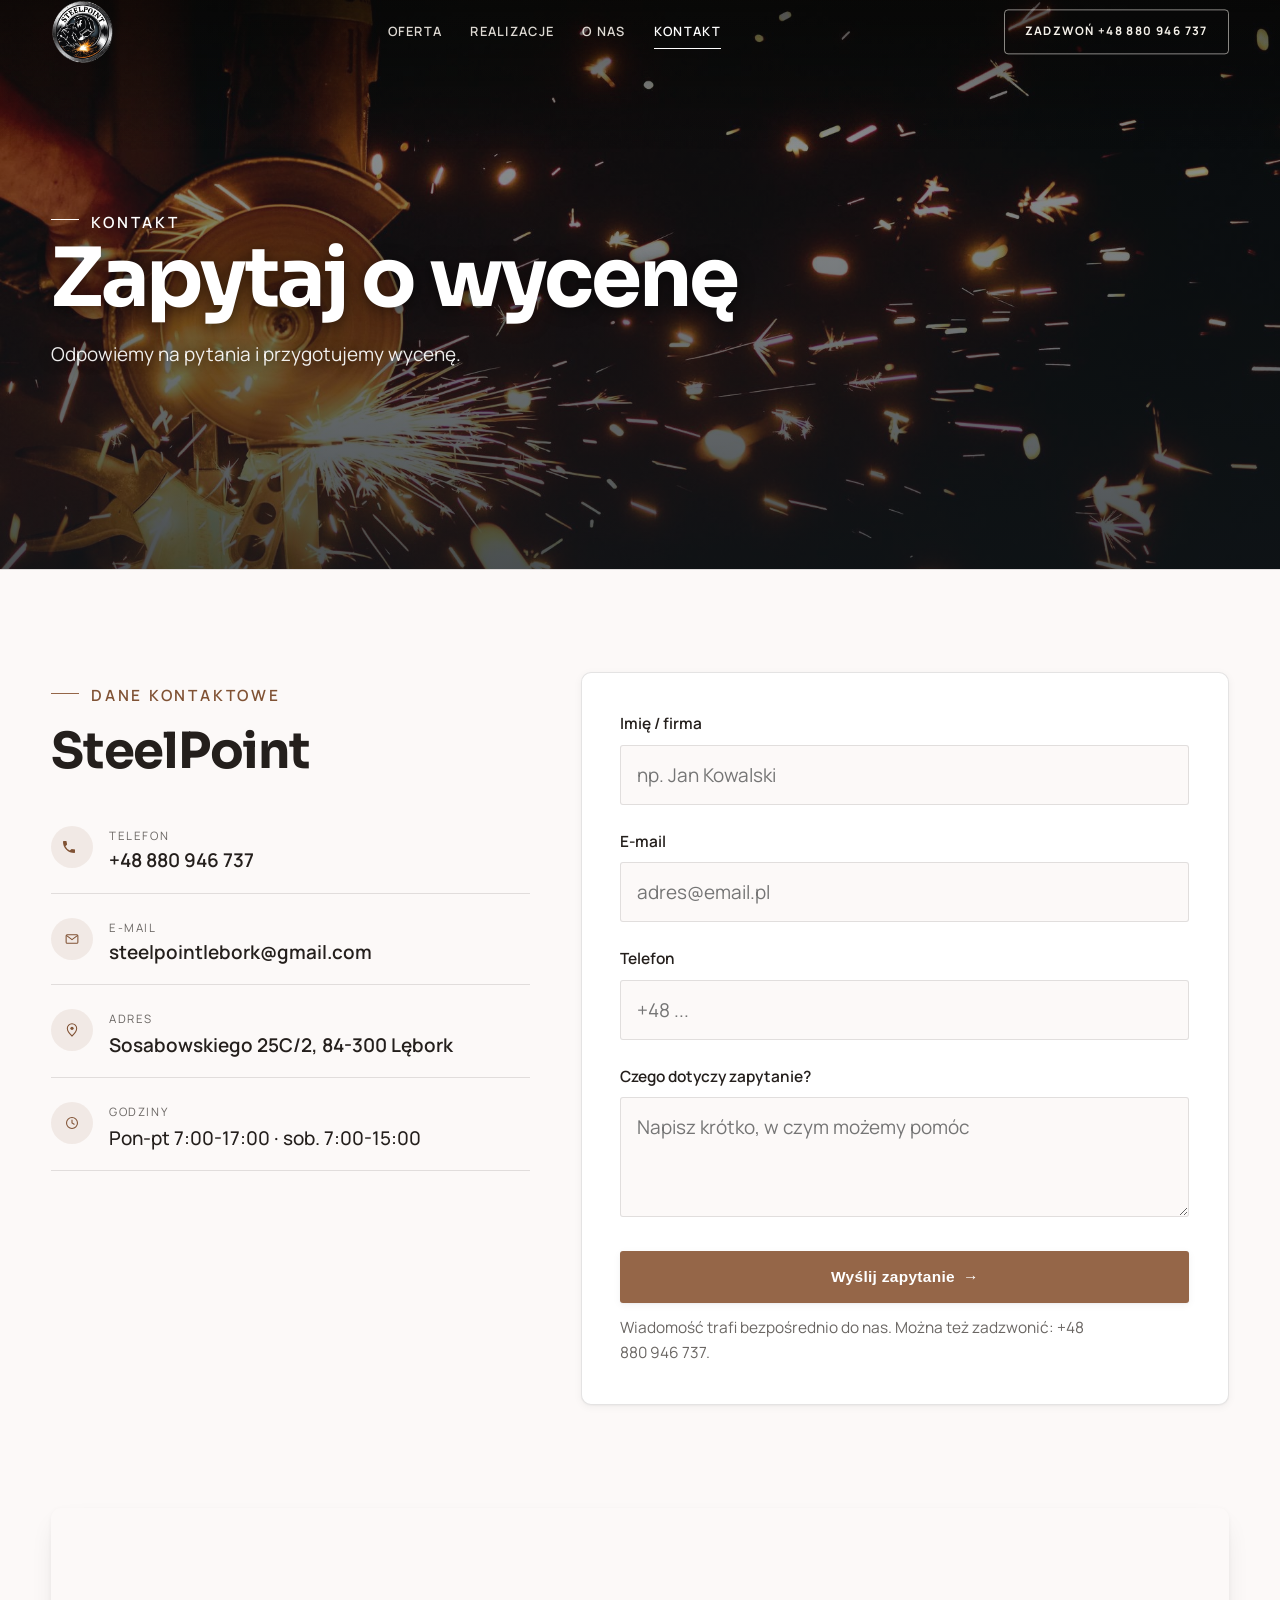
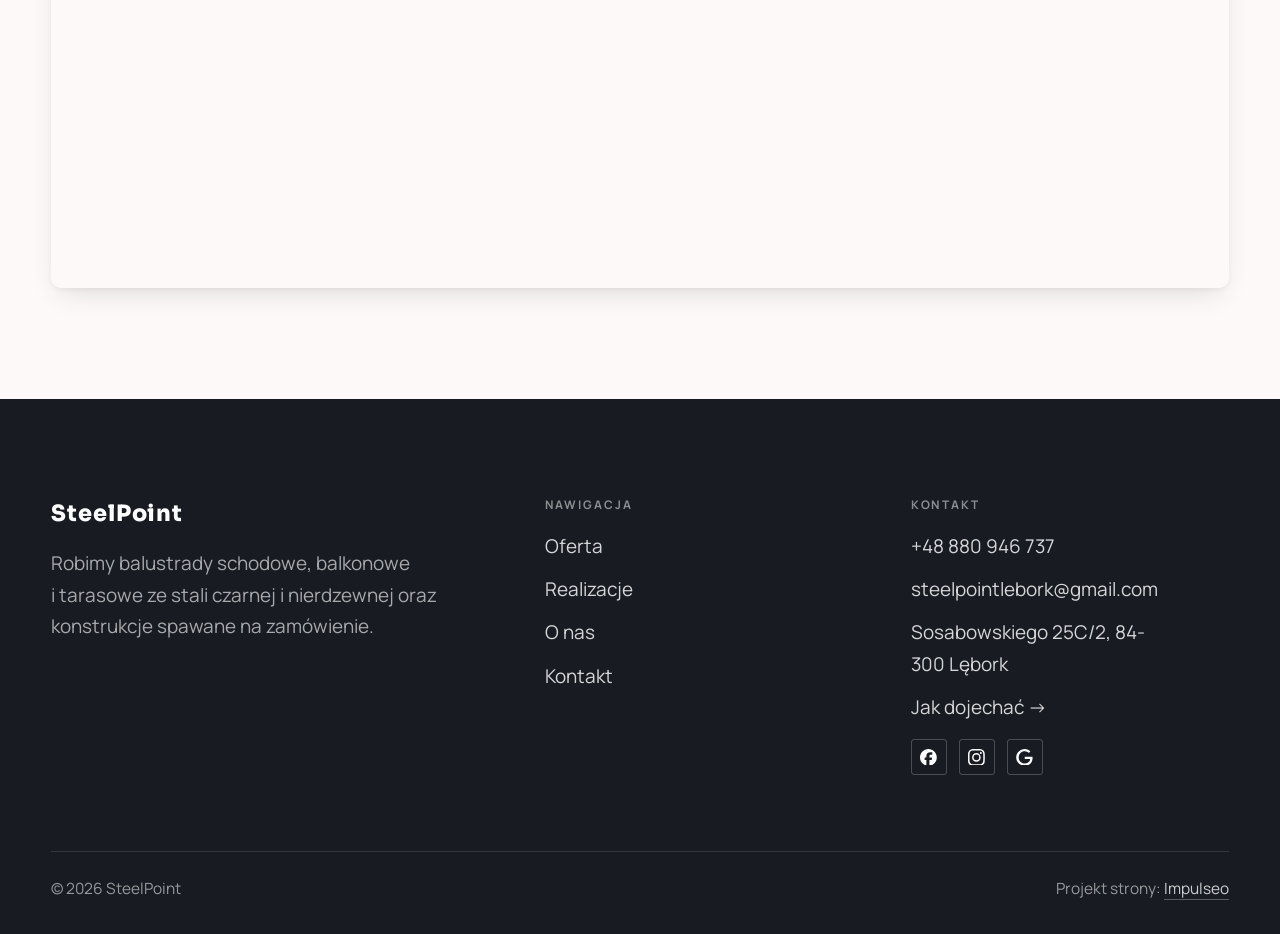
<file: kontakt.html>
<!DOCTYPE html>
<html lang="pl">
<head>
<meta charset="UTF-8">
<meta name="viewport" content="width=device-width, initial-scale=1.0">
<title>Kontakt - SteelPoint</title>
<meta name="description" content="Kontakt SteelPoint - Sosabowskiego 25C/2, 84-300 Lębork">
<link rel="canonical" href="https://kris20032.github.io/steelpoint/kontakt.html">
<meta name="robots" content="noindex, nofollow">
<meta property="og:type" content="website">
<meta property="og:locale" content="pl_PL">
<meta property="og:site_name" content="SteelPoint">
<meta property="og:title" content="Kontakt - SteelPoint">
<meta property="og:description" content="Kontakt SteelPoint - Sosabowskiego 25C/2, 84-300 Lębork">
<meta property="og:url" content="https://kris20032.github.io/steelpoint/kontakt.html">
<meta property="og:image" content="https://kris20032.github.io/steelpoint/img/og.jpg">
<meta property="og:image:width" content="1200">
<meta property="og:image:height" content="630">
<meta name="twitter:card" content="summary_large_image">
<link rel="preconnect" href="https://fonts.googleapis.com">
<link rel="preconnect" href="https://fonts.gstatic.com" crossorigin>
<link href="https://fonts.googleapis.com/css2?family=Sora:wght@600;700;800&family=Manrope:wght@400;500;600&display=swap" rel="stylesheet">
<link rel="stylesheet" href="assets/styles.css?v=e36aff05">
</head>
<body>

<header class="nav">
  <div class="wrap nav-inner">
    <a class="brand brand-has-logo" href="index.html"><img class="brand-logo" src="img/logo.png" alt="SteelPoint" width="635" height="651" decoding="async"></a>
    <nav class="nav-links">
      <a href="oferta.html">Oferta</a>
      <a href="realizacje.html">Realizacje</a>
      <a href="o-nas.html">O nas</a>
      <a href="kontakt.html" class="active" aria-current="page">Kontakt</a>
      <a href="tel:+48880946737" class="btn btn-accent">Zadzwoń +48 880 946 737</a>
    </nav>
    <button class="nav-toggle" aria-label="Menu"><span></span><span></span><span></span></button>
  </div>
</header>

<main>
<section class="pagehead">
  <img src="img/ph4.jpg" alt="SteelPoint - Zapytaj o wycenę">
  <div class="wrap">
    <span class="eyebrow">Kontakt</span>
    <h1>Zapytaj o wycenę</h1>
    <p>Odpowiemy na pytania i przygotujemy wycenę.</p>
  </div>
</section>
<section>
  <div class="wrap contact-grid">
    <div class="reveal">
      <span class="eyebrow">Dane kontaktowe</span>
      <h2 style="margin:var(--space-4) 0 var(--space-6)">SteelPoint</h2>
      <div class="info-list">
        <div class="info-row"><div class="ic"><svg class="ico-tel" width="16" height="16" viewBox="0 0 24 24" fill="none" aria-hidden="true"><path d="M6.6 10.8a15.5 15.5 0 0 0 6.6 6.6l2.2-2.2a1 1 0 0 1 1-.24 11.4 11.4 0 0 0 3.6.58 1 1 0 0 1 1 1V20a1 1 0 0 1-1 1A17 17 0 0 1 3 4a1 1 0 0 1 1-1h3.5a1 1 0 0 1 1 1c0 1.25.2 2.46.58 3.6a1 1 0 0 1-.25 1l-2.23 2.2Z" fill="currentColor"/></svg></div><div><div class="lbl">Telefon</div><a class="val" href="tel:+48880946737">+48 880 946 737</a></div></div>
        <div class="info-row"><div class="ic"><svg class="ico-mail" width="16" height="16" viewBox="0 0 24 24" fill="none" aria-hidden="true"><rect x="3.2" y="5.5" width="17.6" height="13" rx="1.6" stroke="currentColor" stroke-width="1.6"/><path d="M4 7l8 6 8-6" stroke="currentColor" stroke-width="1.6" stroke-linecap="round" stroke-linejoin="round"/></svg></div><div><div class="lbl">E-mail</div><a class="val" href="mailto:steelpointlebork@gmail.com">steelpointlebork@gmail.com</a></div></div>
        <div class="info-row"><div class="ic"><svg class="ico-pin" width="16" height="16" viewBox="0 0 24 24" fill="none" aria-hidden="true"><path d="M12 21s7-6.1 7-11.5A7 7 0 0 0 5 9.5C5 14.9 12 21 12 21Z" stroke="currentColor" stroke-width="1.6" fill="none"/><circle cx="12" cy="9.5" r="2.4" fill="currentColor"/></svg></div><div><div class="lbl">Adres</div><div class="val">Sosabowskiego 25C/2, 84-300 Lębork</div></div></div>
        <div class="info-row"><div class="ic"><svg class="ico-clock" width="16" height="16" viewBox="0 0 24 24" fill="none" aria-hidden="true"><circle cx="12" cy="12" r="8.2" stroke="currentColor" stroke-width="1.6"/><path d="M12 7.5V12l3.2 1.9" stroke="currentColor" stroke-width="1.6" stroke-linecap="round"/></svg></div><div><div class="lbl">Godziny</div><div class="val" style="font-weight:500">Pon-pt 7:00-17:00 · sob. 7:00-15:00</div></div></div>
      </div>
    </div>
    <div class="reveal">
      <form class="form" action="https://formsubmit.co/steelpointlebork@gmail.com" method="POST">
        <input type="hidden" name="_subject" value="Zapytanie ze strony SteelPoint">
        <input type="hidden" name="_captcha" value="false">
        <input type="hidden" name="_template" value="table">
        <div class="fld"><label for="name">Imię / firma</label><input id="name" name="name" type="text" placeholder="np. Jan Kowalski" required></div>
        <div class="fld"><label for="email">E-mail</label><input id="email" name="email" type="email" placeholder="adres@email.pl" required></div>
        <div class="fld"><label for="phone">Telefon</label><input id="phone" name="phone" type="tel" placeholder="+48 ..."></div>
        <div class="fld"><label for="msg">Czego dotyczy zapytanie?</label><textarea id="msg" name="message" placeholder="Napisz krótko, w czym możemy pomóc" required></textarea></div>
        <button type="submit" class="btn btn-accent" style="width:100%;justify-content:center">Wyślij zapytanie <span class="arr">→</span></button>
        <p class="note">Wiadomość trafi bezpośrednio do nas. Można też zadzwonić: +48 880 946 737.</p>
      </form>
    </div>
  </div>
</section>
<section style="padding-top:0">
  <div class="wrap reveal">
    <iframe class="map" title="SteelPoint - Lębork" src="https://maps.google.com/maps?q=54.5309685%2C17.7237387&z=15&output=embed" loading="lazy" referrerpolicy="no-referrer-when-downgrade"></iframe>
  </div>
</section>
</main>

<footer>
  <div class="wrap">
    <div class="foot-grid">
      <div class="foot-brand">
        <div class="name">SteelPoint</div>
        <p>Robimy balustrady schodowe, balkonowe i tarasowe ze stali czarnej i nierdzewnej oraz konstrukcje spawane na zamówienie.</p>
      </div>
      <div class="foot-col">
        <h4>Nawigacja</h4>
        <a href="oferta.html">Oferta</a>
        <a href="realizacje.html">Realizacje</a>
        <a href="o-nas.html">O nas</a>
        <a href="kontakt.html">Kontakt</a>
      </div>
      <div class="foot-col">
        <h4>Kontakt</h4>
        <a href="tel:+48880946737">+48 880 946 737</a>
        <a href="mailto:steelpointlebork@gmail.com">steelpointlebork@gmail.com</a>
        <p>Sosabowskiego 25C/2, 84-300 Lębork</p>
        <a href="https://maps.google.com/?cid=9110163956533351657&g_mp=Cidnb29nbGUubWFwcy5wbGFjZXMudjEuUGxhY2VzLlNlYXJjaFRleHQQAhgEIAA" target="_blank" rel="noopener">Jak dojechać →</a>
      <div class="foot-soc">
        <a class="soc" href="https://www.facebook.com/p/SteelPoint-61583400247691/" target="_blank" rel="noopener" aria-label="Facebook - SteelPoint"><svg viewBox="0 0 24 24" aria-hidden="true" focusable="false"><path d="M9.101 23.691v-7.98H6.627v-3.667h2.474v-1.58c0-4.085 1.848-5.978 5.858-5.978.401 0 .955.042 1.468.103a8.68 8.68 0 0 1 1.141.195v3.325a8.623 8.623 0 0 0-.653-.036 26.805 26.805 0 0 0-.733-.009c-.707 0-1.259.096-1.675.309a1.686 1.686 0 0 0-.679.622c-.258.42-.374.995-.374 1.752v1.297h3.919l-.386 2.103-.287 1.564h-3.246v8.245C19.396 23.238 24 18.179 24 12.044c0-6.627-5.373-12-12-12s-12 5.373-12 12c0 5.628 3.874 10.35 9.101 11.647Z" fill="currentColor"/></svg></a>
        <a class="soc" href="https://www.instagram.com/steelpoint.group/" target="_blank" rel="noopener" aria-label="Instagram - SteelPoint"><svg viewBox="0 0 24 24" aria-hidden="true" focusable="false"><path d="M7.0301.084c-1.2768.0602-2.1487.264-2.911.5634-.7888.3075-1.4575.72-2.1228 1.3877-.6652.6677-1.075 1.3368-1.3802 2.127-.2954.7638-.4956 1.6365-.552 2.914-.0564 1.2775-.0689 1.6882-.0626 4.947.0062 3.2586.0206 3.6671.0825 4.9473.061 1.2765.264 2.1482.5635 2.9107.308.7889.72 1.4573 1.388 2.1228.6679.6655 1.3365 1.0743 2.1285 1.38.7632.295 1.6361.4961 2.9134.552 1.2773.056 1.6884.069 4.9462.0627 3.2578-.0062 3.668-.0207 4.9478-.0814 1.28-.0607 2.147-.2652 2.9098-.5633.7889-.3086 1.4578-.72 2.1228-1.3881.665-.6682 1.0745-1.3378 1.3795-2.1284.2957-.7632.4966-1.636.552-2.9124.056-1.2809.0692-1.6898.063-4.948-.0063-3.2583-.021-3.6668-.0817-4.9465-.0607-1.2797-.264-2.1487-.5633-2.9117-.3084-.7889-.72-1.4568-1.3876-2.1228C21.2982 1.33 20.628.9208 19.8378.6165 19.074.321 18.2017.1197 16.9244.0645 15.6471.0093 15.236-.005 11.977.0014 8.718.0076 8.31.0215 7.0301.0839m.1402 21.6932c-1.17-.0509-1.8053-.2453-2.2287-.408-.5606-.216-.96-.4771-1.3819-.895-.422-.4178-.6811-.8186-.9-1.378-.1644-.4234-.3624-1.058-.4171-2.228-.0595-1.2645-.072-1.6442-.079-4.848-.007-3.2037.0053-3.583.0607-4.848.05-1.169.2456-1.805.408-2.2282.216-.5613.4762-.96.895-1.3816.4188-.4217.8184-.6814 1.3783-.9003.423-.1651 1.0575-.3614 2.227-.4171 1.2655-.06 1.6447-.072 4.848-.079 3.2033-.007 3.5835.005 4.8495.0608 1.169.0508 1.8053.2445 2.228.408.5608.216.96.4754 1.3816.895.4217.4194.6816.8176.9005 1.3787.1653.4217.3617 1.056.4169 2.2263.0602 1.2655.0739 1.645.0796 4.848.0058 3.203-.0055 3.5834-.061 4.848-.051 1.17-.245 1.8055-.408 2.2294-.216.5604-.4763.96-.8954 1.3814-.419.4215-.8181.6811-1.3783.9-.4224.1649-1.0577.3617-2.2262.4174-1.2656.0595-1.6448.072-4.8493.079-3.2045.007-3.5825-.006-4.848-.0608M16.953 5.5864A1.44 1.44 0 1 0 18.39 4.144a1.44 1.44 0 0 0-1.437 1.4424M5.8385 12.012c.0067 3.4032 2.7706 6.1557 6.173 6.1493 3.4026-.0065 6.157-2.7701 6.1506-6.1733-.0065-3.4032-2.771-6.1565-6.174-6.1498-3.403.0067-6.156 2.771-6.1496 6.1738M8 12.0077a4 4 0 1 1 4.008 3.9921A3.9996 3.9996 0 0 1 8 12.0077" fill="currentColor"/></svg></a>
        <a class="soc" href="https://maps.google.com/?cid=9110163956533351657&g_mp=Cidnb29nbGUubWFwcy5wbGFjZXMudjEuUGxhY2VzLlNlYXJjaFRleHQQAhgEIAA" target="_blank" rel="noopener" aria-label="Google - SteelPoint"><svg viewBox="0 0 24 24" aria-hidden="true" focusable="false"><path d="M12.48 10.92v3.28h7.84c-.24 1.84-.853 3.187-1.787 4.133-1.147 1.147-2.933 2.4-6.053 2.4-4.827 0-8.6-3.893-8.6-8.72s3.773-8.72 8.6-8.72c2.6 0 4.507 1.027 5.907 2.347l2.307-2.307C18.747 1.44 16.133 0 12.48 0 5.867 0 .307 5.387.307 12s5.56 12 12.173 12c3.573 0 6.267-1.173 8.373-3.36 2.16-2.16 2.84-5.213 2.84-7.667 0-.76-.053-1.467-.173-2.053H12.48z" fill="currentColor"/></svg></a>
      </div>
      </div>
    </div>
    <div class="foot-bot">
      <span>© 2026 SteelPoint</span>
      <span>Projekt strony: <a class="foot-credit" href="https://impulseo.pl" target="_blank" rel="noopener">Impulseo</a></span>
    </div>
  </div>
</footer>
<div class="sticky-call"><a class="sc-call" href="tel:+48880946737"><svg class="ico-tel" width="16" height="16" viewBox="0 0 24 24" fill="none" aria-hidden="true"><path d="M6.6 10.8a15.5 15.5 0 0 0 6.6 6.6l2.2-2.2a1 1 0 0 1 1-.24 11.4 11.4 0 0 0 3.6.58 1 1 0 0 1 1 1V20a1 1 0 0 1-1 1A17 17 0 0 1 3 4a1 1 0 0 1 1-1h3.5a1 1 0 0 1 1 1c0 1.25.2 2.46.58 3.6a1 1 0 0 1-.25 1l-2.23 2.2Z" fill="currentColor"/></svg> Zadzwoń</a><a class="sc-quote" href="kontakt.html">Umów pomiar</a></div>
<div class="demo-wazne" data-do="2026-11-25" data-cykl="3" hidden><svg class="dw-ico" width="13" height="13" viewBox="0 0 24 24" fill="none" aria-hidden="true"><circle cx="12" cy="12" r="8.6" stroke="currentColor" stroke-width="1.8"/><path d="M12 7.2V12l3.3 2" stroke="currentColor" stroke-width="1.8" stroke-linecap="round"/></svg><span class="dw-txt"></span></div>

<script src="assets/main.js"></script>
</body>
</html>
</file>
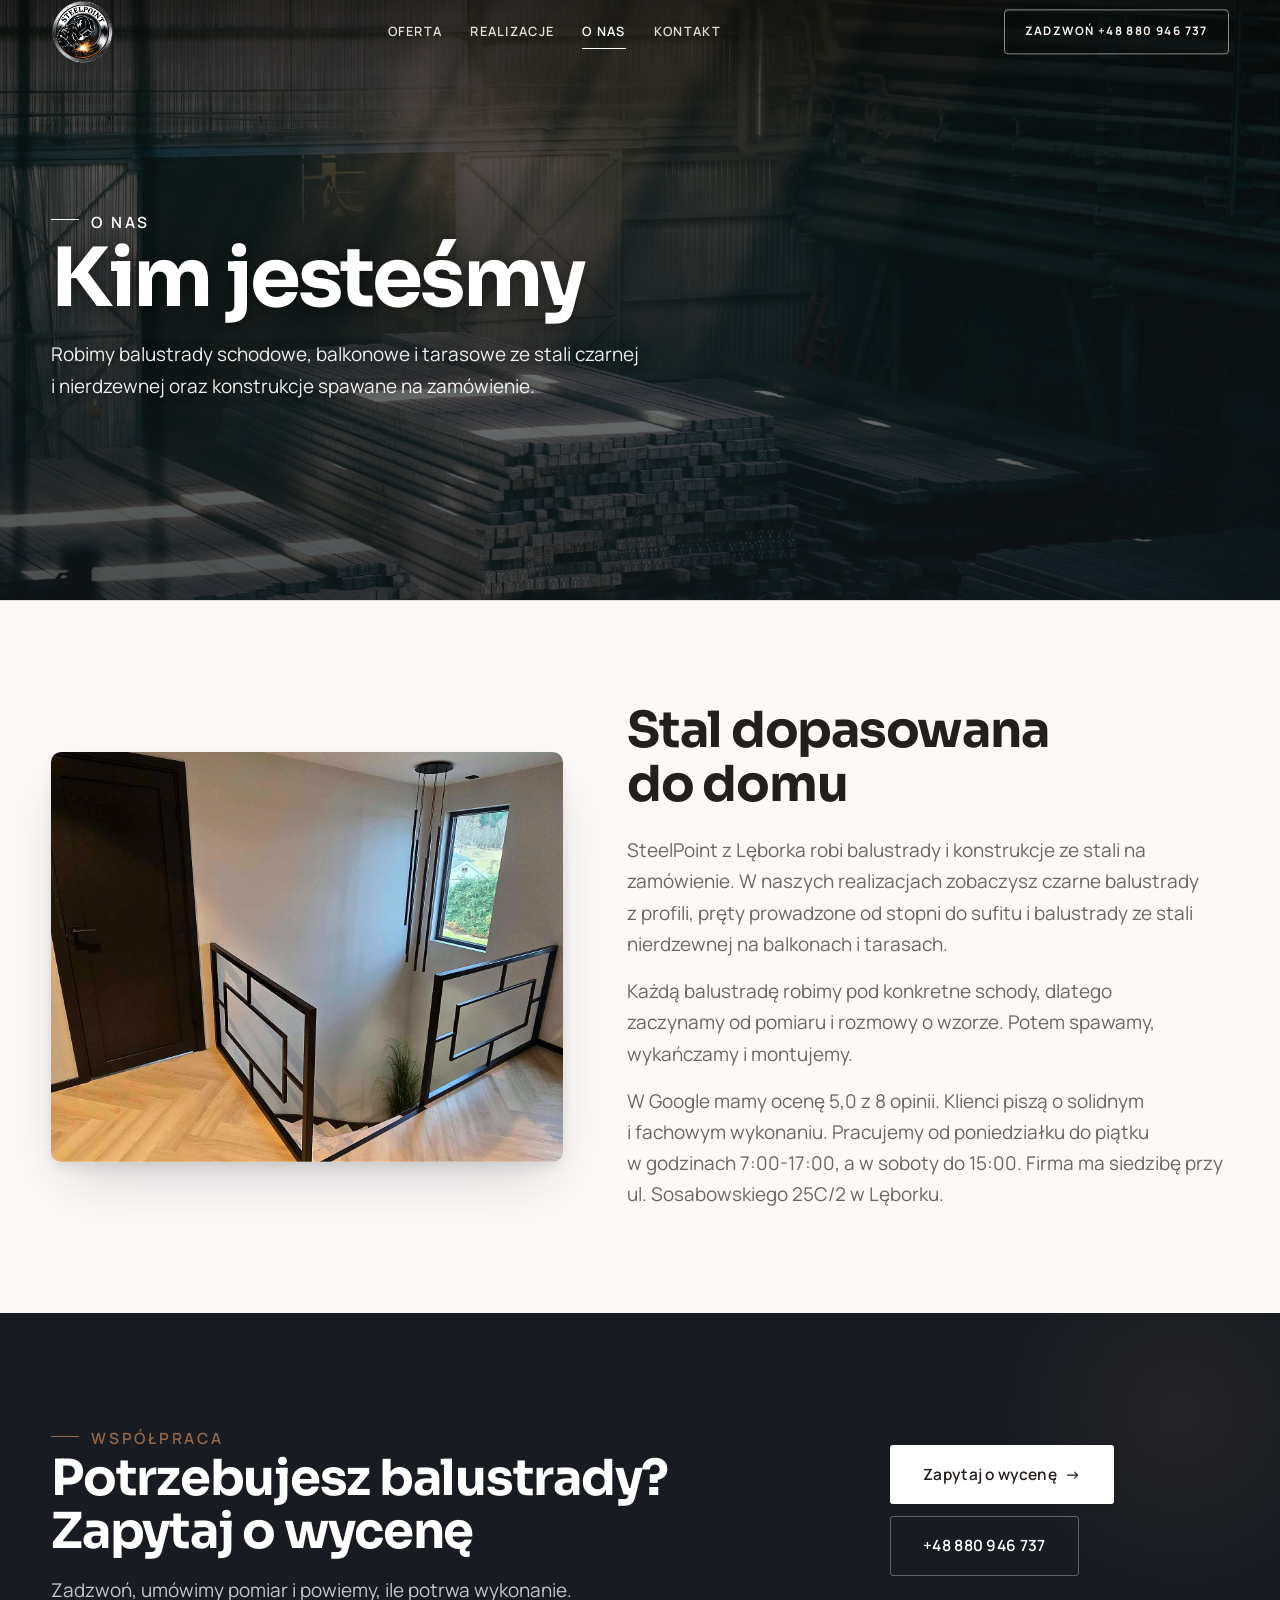
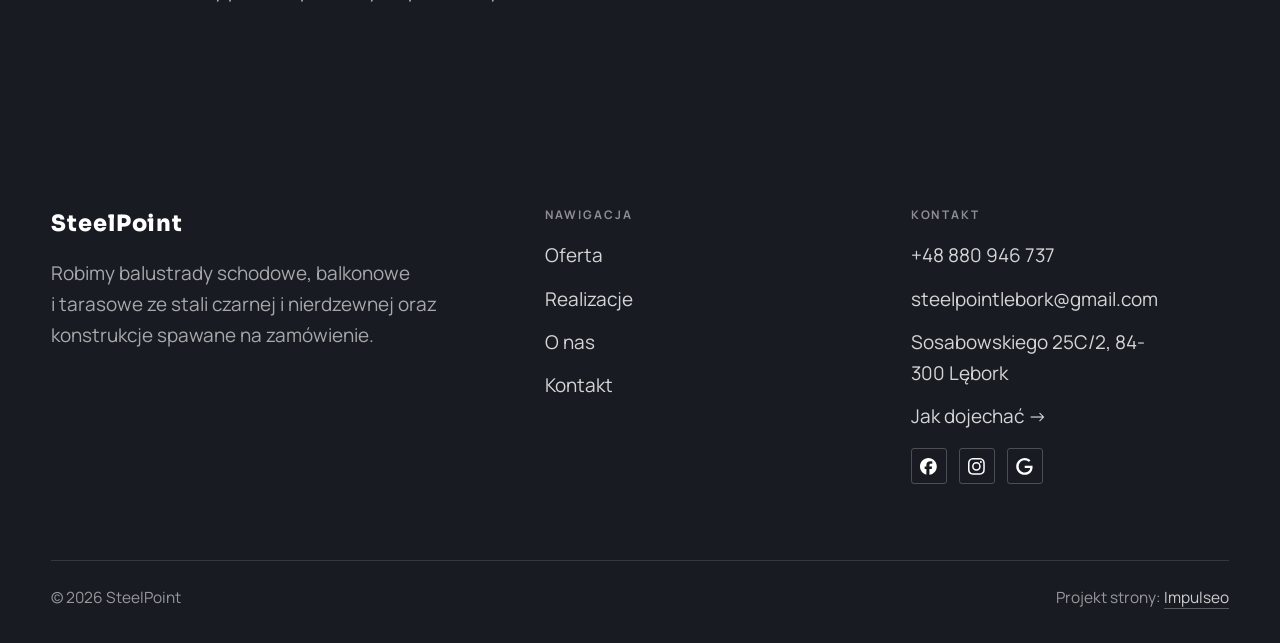
<file: o-nas.html>
<!DOCTYPE html>
<html lang="pl">
<head>
<meta charset="UTF-8">
<meta name="viewport" content="width=device-width, initial-scale=1.0">
<title>O nas - SteelPoint</title>
<meta name="description" content="SteelPoint - balustrady schodowe, balkonowe i tarasowe ze stali czarnej i nierdzewnej oraz konstrukcje spawane na zamówienie. Lębork i okolice. Zadzwoń: 880 946 737.">
<link rel="canonical" href="https://kris20032.github.io/steelpoint/o-nas.html">
<meta name="robots" content="noindex, nofollow">
<meta property="og:type" content="website">
<meta property="og:locale" content="pl_PL">
<meta property="og:site_name" content="SteelPoint">
<meta property="og:title" content="O nas - SteelPoint">
<meta property="og:description" content="SteelPoint - balustrady schodowe, balkonowe i tarasowe ze stali czarnej i nierdzewnej oraz konstrukcje spawane na zamówienie. Lębork i okolice. Zadzwoń: 880 946 737.">
<meta property="og:url" content="https://kris20032.github.io/steelpoint/o-nas.html">
<meta property="og:image" content="https://kris20032.github.io/steelpoint/img/og.jpg">
<meta property="og:image:width" content="1200">
<meta property="og:image:height" content="630">
<meta name="twitter:card" content="summary_large_image">
<link rel="preconnect" href="https://fonts.googleapis.com">
<link rel="preconnect" href="https://fonts.gstatic.com" crossorigin>
<link href="https://fonts.googleapis.com/css2?family=Sora:wght@600;700;800&family=Manrope:wght@400;500;600&display=swap" rel="stylesheet">
<link rel="stylesheet" href="assets/styles.css?v=e36aff05">
</head>
<body>

<header class="nav">
  <div class="wrap nav-inner">
    <a class="brand brand-has-logo" href="index.html"><img class="brand-logo" src="img/logo.png" alt="SteelPoint" width="635" height="651" decoding="async"></a>
    <nav class="nav-links">
      <a href="oferta.html">Oferta</a>
      <a href="realizacje.html">Realizacje</a>
      <a href="o-nas.html" class="active" aria-current="page">O nas</a>
      <a href="kontakt.html">Kontakt</a>
      <a href="tel:+48880946737" class="btn btn-accent">Zadzwoń +48 880 946 737</a>
    </nav>
    <button class="nav-toggle" aria-label="Menu"><span></span><span></span><span></span></button>
  </div>
</header>

<main>
<section class="pagehead">
  <img src="img/ph3.jpg" alt="SteelPoint - Kim jesteśmy">
  <div class="wrap">
    <span class="eyebrow">O nas</span>
    <h1>Kim jesteśmy</h1>
    <p>Robimy balustrady schodowe, balkonowe i tarasowe ze stali czarnej i nierdzewnej oraz konstrukcje spawane na zamówienie.</p>
  </div>
</section>
<section>
  <div class="wrap split">
    <div class="split-art reveal"><img src="img/about.jpg" alt="SteelPoint" loading="lazy" width="1600" height="1200" decoding="async"></div>
    <div class="split-copy reveal">
      <h2>Stal dopasowana do domu</h2>
      <p class="muted">SteelPoint z Lęborka robi balustrady i konstrukcje ze stali na zamówienie. W naszych realizacjach zobaczysz czarne balustrady z profili, pręty prowadzone od stopni do sufitu i balustrady ze stali nierdzewnej na balkonach i tarasach.</p>
      <p class="muted">Każdą balustradę robimy pod konkretne schody, dlatego zaczynamy od pomiaru i rozmowy o wzorze. Potem spawamy, wykańczamy i montujemy.</p>
      <p class="muted">W Google mamy ocenę 5,0 z 8 opinii. Klienci piszą o solidnym i fachowym wykonaniu. Pracujemy od poniedziałku do piątku w godzinach 7:00-17:00, a w soboty do 15:00. Firma ma siedzibę przy ul. Sosabowskiego 25C/2 w Lęborku.</p>
    </div>
  </div>
</section>


<section class="cta">
  <div class="wrap">
    <div class="reveal">
      <span class="eyebrow">Współpraca</span>
      <h2>Potrzebujesz balustrady? Zapytaj o wycenę</h2>
      <p>Zadzwoń, umówimy pomiar i powiemy, ile potrwa wykonanie.</p>
    </div>
    <div class="cta-actions reveal">
      <a href="kontakt.html" class="btn btn-light">Zapytaj o wycenę <span class="arr">→</span></a>
      <a href="tel:+48880946737" class="btn btn-ghost btn-ghost-cta">+48 880 946 737</a>
    </div>
  </div>
</section>
</main>

<footer>
  <div class="wrap">
    <div class="foot-grid">
      <div class="foot-brand">
        <div class="name">SteelPoint</div>
        <p>Robimy balustrady schodowe, balkonowe i tarasowe ze stali czarnej i nierdzewnej oraz konstrukcje spawane na zamówienie.</p>
      </div>
      <div class="foot-col">
        <h4>Nawigacja</h4>
        <a href="oferta.html">Oferta</a>
        <a href="realizacje.html">Realizacje</a>
        <a href="o-nas.html">O nas</a>
        <a href="kontakt.html">Kontakt</a>
      </div>
      <div class="foot-col">
        <h4>Kontakt</h4>
        <a href="tel:+48880946737">+48 880 946 737</a>
        <a href="mailto:steelpointlebork@gmail.com">steelpointlebork@gmail.com</a>
        <p>Sosabowskiego 25C/2, 84-300 Lębork</p>
        <a href="https://maps.google.com/?cid=9110163956533351657&g_mp=Cidnb29nbGUubWFwcy5wbGFjZXMudjEuUGxhY2VzLlNlYXJjaFRleHQQAhgEIAA" target="_blank" rel="noopener">Jak dojechać →</a>
      <div class="foot-soc">
        <a class="soc" href="https://www.facebook.com/p/SteelPoint-61583400247691/" target="_blank" rel="noopener" aria-label="Facebook - SteelPoint"><svg viewBox="0 0 24 24" aria-hidden="true" focusable="false"><path d="M9.101 23.691v-7.98H6.627v-3.667h2.474v-1.58c0-4.085 1.848-5.978 5.858-5.978.401 0 .955.042 1.468.103a8.68 8.68 0 0 1 1.141.195v3.325a8.623 8.623 0 0 0-.653-.036 26.805 26.805 0 0 0-.733-.009c-.707 0-1.259.096-1.675.309a1.686 1.686 0 0 0-.679.622c-.258.42-.374.995-.374 1.752v1.297h3.919l-.386 2.103-.287 1.564h-3.246v8.245C19.396 23.238 24 18.179 24 12.044c0-6.627-5.373-12-12-12s-12 5.373-12 12c0 5.628 3.874 10.35 9.101 11.647Z" fill="currentColor"/></svg></a>
        <a class="soc" href="https://www.instagram.com/steelpoint.group/" target="_blank" rel="noopener" aria-label="Instagram - SteelPoint"><svg viewBox="0 0 24 24" aria-hidden="true" focusable="false"><path d="M7.0301.084c-1.2768.0602-2.1487.264-2.911.5634-.7888.3075-1.4575.72-2.1228 1.3877-.6652.6677-1.075 1.3368-1.3802 2.127-.2954.7638-.4956 1.6365-.552 2.914-.0564 1.2775-.0689 1.6882-.0626 4.947.0062 3.2586.0206 3.6671.0825 4.9473.061 1.2765.264 2.1482.5635 2.9107.308.7889.72 1.4573 1.388 2.1228.6679.6655 1.3365 1.0743 2.1285 1.38.7632.295 1.6361.4961 2.9134.552 1.2773.056 1.6884.069 4.9462.0627 3.2578-.0062 3.668-.0207 4.9478-.0814 1.28-.0607 2.147-.2652 2.9098-.5633.7889-.3086 1.4578-.72 2.1228-1.3881.665-.6682 1.0745-1.3378 1.3795-2.1284.2957-.7632.4966-1.636.552-2.9124.056-1.2809.0692-1.6898.063-4.948-.0063-3.2583-.021-3.6668-.0817-4.9465-.0607-1.2797-.264-2.1487-.5633-2.9117-.3084-.7889-.72-1.4568-1.3876-2.1228C21.2982 1.33 20.628.9208 19.8378.6165 19.074.321 18.2017.1197 16.9244.0645 15.6471.0093 15.236-.005 11.977.0014 8.718.0076 8.31.0215 7.0301.0839m.1402 21.6932c-1.17-.0509-1.8053-.2453-2.2287-.408-.5606-.216-.96-.4771-1.3819-.895-.422-.4178-.6811-.8186-.9-1.378-.1644-.4234-.3624-1.058-.4171-2.228-.0595-1.2645-.072-1.6442-.079-4.848-.007-3.2037.0053-3.583.0607-4.848.05-1.169.2456-1.805.408-2.2282.216-.5613.4762-.96.895-1.3816.4188-.4217.8184-.6814 1.3783-.9003.423-.1651 1.0575-.3614 2.227-.4171 1.2655-.06 1.6447-.072 4.848-.079 3.2033-.007 3.5835.005 4.8495.0608 1.169.0508 1.8053.2445 2.228.408.5608.216.96.4754 1.3816.895.4217.4194.6816.8176.9005 1.3787.1653.4217.3617 1.056.4169 2.2263.0602 1.2655.0739 1.645.0796 4.848.0058 3.203-.0055 3.5834-.061 4.848-.051 1.17-.245 1.8055-.408 2.2294-.216.5604-.4763.96-.8954 1.3814-.419.4215-.8181.6811-1.3783.9-.4224.1649-1.0577.3617-2.2262.4174-1.2656.0595-1.6448.072-4.8493.079-3.2045.007-3.5825-.006-4.848-.0608M16.953 5.5864A1.44 1.44 0 1 0 18.39 4.144a1.44 1.44 0 0 0-1.437 1.4424M5.8385 12.012c.0067 3.4032 2.7706 6.1557 6.173 6.1493 3.4026-.0065 6.157-2.7701 6.1506-6.1733-.0065-3.4032-2.771-6.1565-6.174-6.1498-3.403.0067-6.156 2.771-6.1496 6.1738M8 12.0077a4 4 0 1 1 4.008 3.9921A3.9996 3.9996 0 0 1 8 12.0077" fill="currentColor"/></svg></a>
        <a class="soc" href="https://maps.google.com/?cid=9110163956533351657&g_mp=Cidnb29nbGUubWFwcy5wbGFjZXMudjEuUGxhY2VzLlNlYXJjaFRleHQQAhgEIAA" target="_blank" rel="noopener" aria-label="Google - SteelPoint"><svg viewBox="0 0 24 24" aria-hidden="true" focusable="false"><path d="M12.48 10.92v3.28h7.84c-.24 1.84-.853 3.187-1.787 4.133-1.147 1.147-2.933 2.4-6.053 2.4-4.827 0-8.6-3.893-8.6-8.72s3.773-8.72 8.6-8.72c2.6 0 4.507 1.027 5.907 2.347l2.307-2.307C18.747 1.44 16.133 0 12.48 0 5.867 0 .307 5.387.307 12s5.56 12 12.173 12c3.573 0 6.267-1.173 8.373-3.36 2.16-2.16 2.84-5.213 2.84-7.667 0-.76-.053-1.467-.173-2.053H12.48z" fill="currentColor"/></svg></a>
      </div>
      </div>
    </div>
    <div class="foot-bot">
      <span>© 2026 SteelPoint</span>
      <span>Projekt strony: <a class="foot-credit" href="https://impulseo.pl" target="_blank" rel="noopener">Impulseo</a></span>
    </div>
  </div>
</footer>
<div class="sticky-call"><a class="sc-call" href="tel:+48880946737"><svg class="ico-tel" width="16" height="16" viewBox="0 0 24 24" fill="none" aria-hidden="true"><path d="M6.6 10.8a15.5 15.5 0 0 0 6.6 6.6l2.2-2.2a1 1 0 0 1 1-.24 11.4 11.4 0 0 0 3.6.58 1 1 0 0 1 1 1V20a1 1 0 0 1-1 1A17 17 0 0 1 3 4a1 1 0 0 1 1-1h3.5a1 1 0 0 1 1 1c0 1.25.2 2.46.58 3.6a1 1 0 0 1-.25 1l-2.23 2.2Z" fill="currentColor"/></svg> Zadzwoń</a><a class="sc-quote" href="kontakt.html">Umów pomiar</a></div>
<div class="demo-wazne" data-do="2026-11-25" data-cykl="3" hidden><svg class="dw-ico" width="13" height="13" viewBox="0 0 24 24" fill="none" aria-hidden="true"><circle cx="12" cy="12" r="8.6" stroke="currentColor" stroke-width="1.8"/><path d="M12 7.2V12l3.3 2" stroke="currentColor" stroke-width="1.8" stroke-linecap="round"/></svg><span class="dw-txt"></span></div>

<script src="assets/main.js"></script>
</body>
</html>
</file>
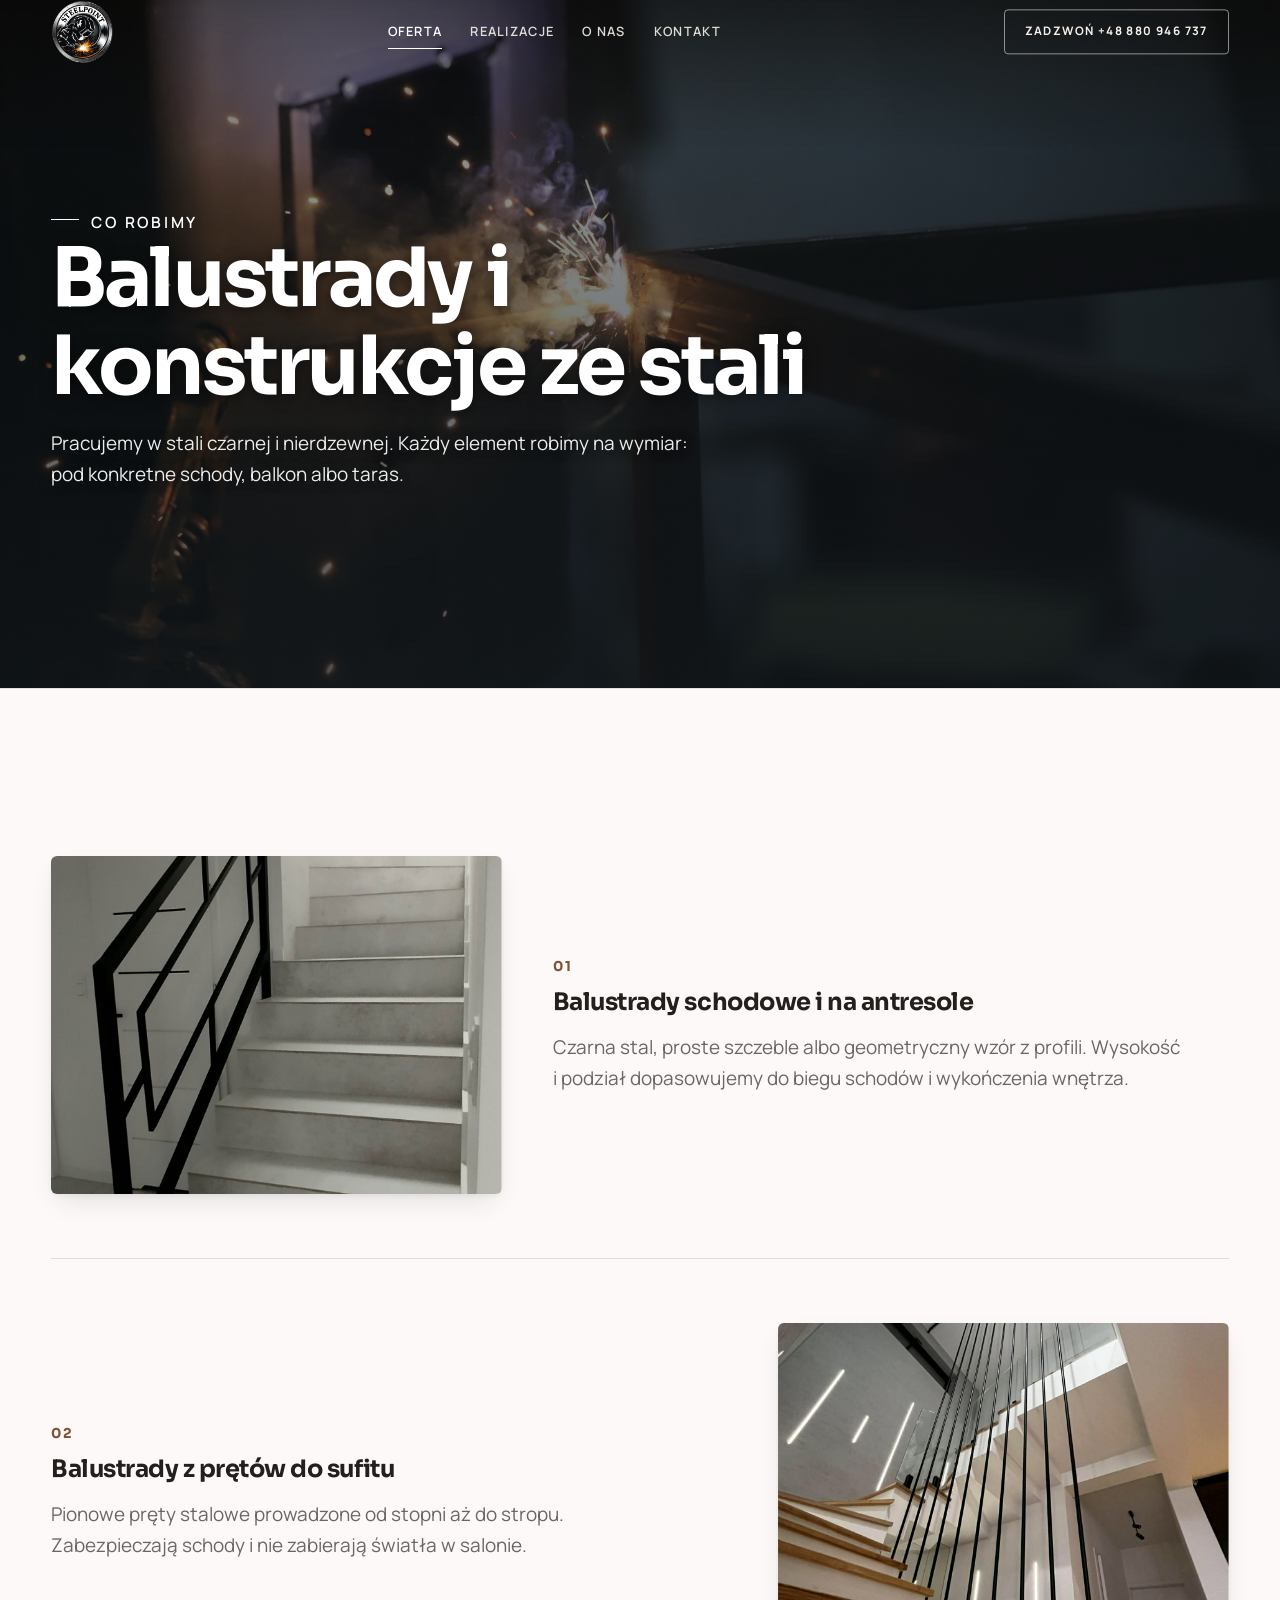
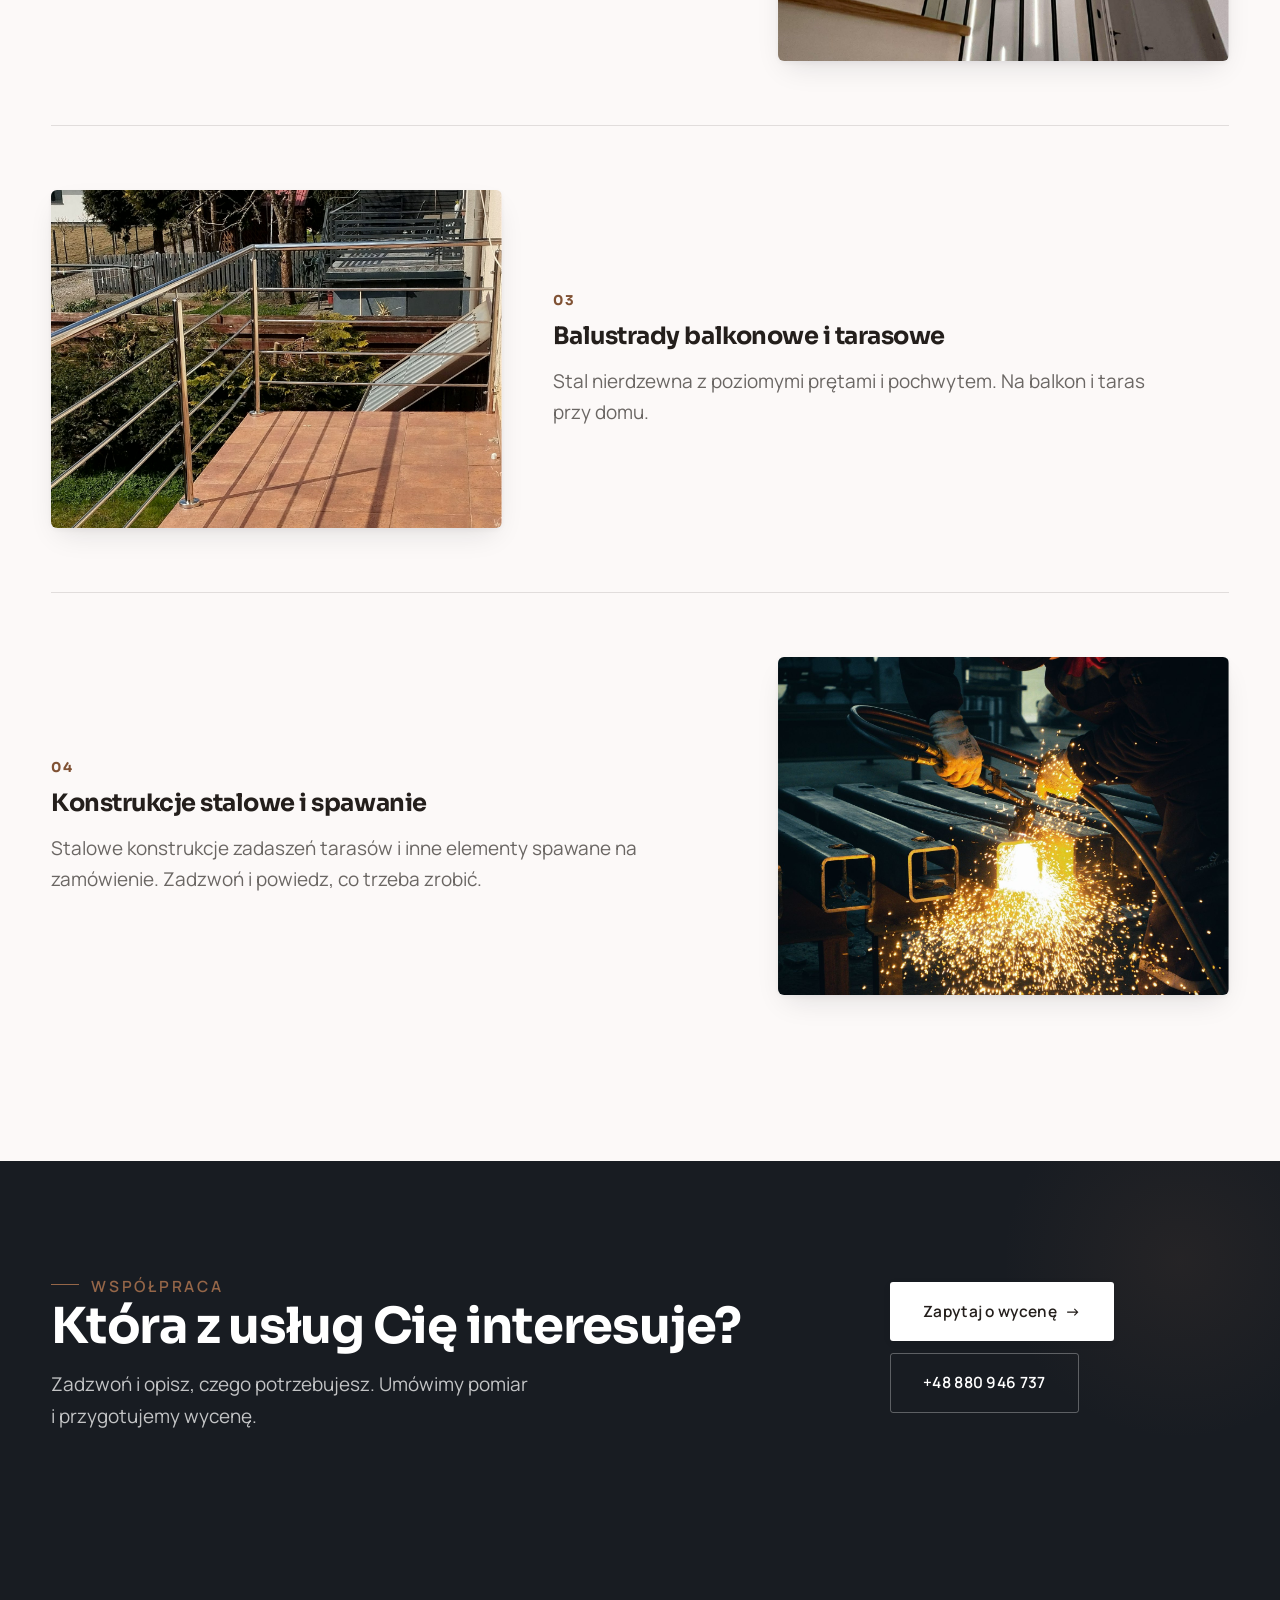
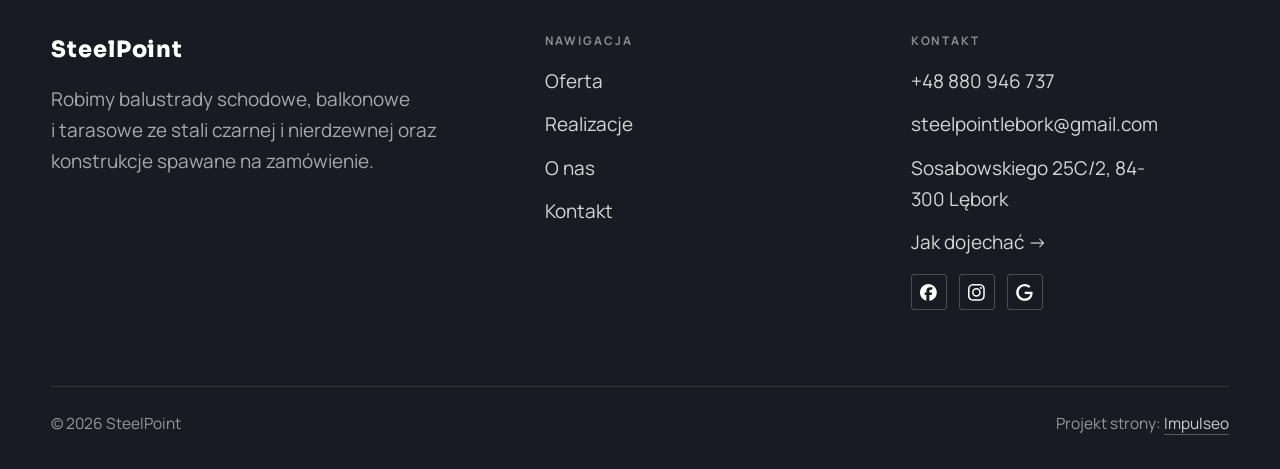
<file: oferta.html>
<!DOCTYPE html>
<html lang="pl">
<head>
<meta charset="UTF-8">
<meta name="viewport" content="width=device-width, initial-scale=1.0">
<title>Oferta - SteelPoint</title>
<meta name="description" content="SteelPoint - balustrady schodowe, balkonowe i tarasowe ze stali czarnej i nierdzewnej oraz konstrukcje spawane na zamówienie. Lębork i okolice. Zadzwoń: 880 946 737.">
<link rel="canonical" href="https://kris20032.github.io/steelpoint/oferta.html">
<meta name="robots" content="noindex, nofollow">
<meta property="og:type" content="website">
<meta property="og:locale" content="pl_PL">
<meta property="og:site_name" content="SteelPoint">
<meta property="og:title" content="Oferta - SteelPoint">
<meta property="og:description" content="SteelPoint - balustrady schodowe, balkonowe i tarasowe ze stali czarnej i nierdzewnej oraz konstrukcje spawane na zamówienie. Lębork i okolice. Zadzwoń: 880 946 737.">
<meta property="og:url" content="https://kris20032.github.io/steelpoint/oferta.html">
<meta property="og:image" content="https://kris20032.github.io/steelpoint/img/og.jpg">
<meta property="og:image:width" content="1200">
<meta property="og:image:height" content="630">
<meta name="twitter:card" content="summary_large_image">
<link rel="preconnect" href="https://fonts.googleapis.com">
<link rel="preconnect" href="https://fonts.gstatic.com" crossorigin>
<link href="https://fonts.googleapis.com/css2?family=Sora:wght@600;700;800&family=Manrope:wght@400;500;600&display=swap" rel="stylesheet">
<link rel="stylesheet" href="assets/styles.css?v=e36aff05">
</head>
<body>

<header class="nav">
  <div class="wrap nav-inner">
    <a class="brand brand-has-logo" href="index.html"><img class="brand-logo" src="img/logo.png" alt="SteelPoint" width="635" height="651" decoding="async"></a>
    <nav class="nav-links">
      <a href="oferta.html" class="active" aria-current="page">Oferta</a>
      <a href="realizacje.html">Realizacje</a>
      <a href="o-nas.html">O nas</a>
      <a href="kontakt.html">Kontakt</a>
      <a href="tel:+48880946737" class="btn btn-accent">Zadzwoń +48 880 946 737</a>
    </nav>
    <button class="nav-toggle" aria-label="Menu"><span></span><span></span><span></span></button>
  </div>
</header>

<main>
<section class="pagehead">
  <img src="img/ph2.jpg" alt="SteelPoint - Balustrady i konstrukcje ze stali">
  <div class="wrap">
    <span class="eyebrow">Co robimy</span>
    <h1>Balustrady i konstrukcje ze stali</h1>
    <p>Pracujemy w stali czarnej i nierdzewnej. Każdy element robimy na wymiar: pod konkretne schody, balkon albo taras.</p>
  </div>
</section>
<section>
  <div class="wrap">
    <div class="svc-row reveal">
      <div class="svc-row-art"><img src="img/g2.jpg" alt="Balustrady schodowe i na antresole" loading="lazy" width="1306" height="2176" decoding="async"></div>
      <div>
        <span class="num">01</span>
        <h3>Balustrady schodowe i na antresole</h3>
        <p class="muted">Czarna stal, proste szczeble albo geometryczny wzór z profili. Wysokość i podział dopasowujemy do biegu schodów i wykończenia wnętrza.</p>
      </div>
    </div>
    <div class="svc-row rev reveal">
      <div class="svc-row-art"><img src="img/g1.jpg" alt="Balustrady z prętów do sufitu" loading="lazy" width="1450" height="1970" decoding="async"></div>
      <div>
        <span class="num">02</span>
        <h3>Balustrady z prętów do sufitu</h3>
        <p class="muted">Pionowe pręty stalowe prowadzone od stopni aż do stropu. Zabezpieczają schody i nie zabierają światła w salonie.</p>
      </div>
    </div>
    <div class="svc-row reveal">
      <div class="svc-row-art"><img src="img/g4.jpg" alt="Balustrady balkonowe i tarasowe" loading="lazy" width="1488" height="1900" decoding="async"></div>
      <div>
        <span class="num">03</span>
        <h3>Balustrady balkonowe i tarasowe</h3>
        <p class="muted">Stal nierdzewna z poziomymi prętami i pochwytem. Na balkon i taras przy domu.</p>
      </div>
    </div>
    <div class="svc-row rev reveal">
      <div class="svc-row-art"><img src="img/ph5.jpg" alt="Konstrukcje stalowe i spawanie" loading="lazy"></div>
      <div>
        <span class="num">04</span>
        <h3>Konstrukcje stalowe i spawanie</h3>
        <p class="muted">Stalowe konstrukcje zadaszeń tarasów i inne elementy spawane na zamówienie. Zadzwoń i powiedz, co trzeba zrobić.</p>
      </div>
    </div>
  </div>
</section>

<section class="cta">
  <div class="wrap">
    <div class="reveal">
      <span class="eyebrow">Współpraca</span>
      <h2>Która z usług Cię interesuje?</h2>
      <p>Zadzwoń i opisz, czego potrzebujesz. Umówimy pomiar i przygotujemy wycenę.</p>
    </div>
    <div class="cta-actions reveal">
      <a href="kontakt.html" class="btn btn-light">Zapytaj o wycenę <span class="arr">→</span></a>
      <a href="tel:+48880946737" class="btn btn-ghost btn-ghost-cta">+48 880 946 737</a>
    </div>
  </div>
</section>
</main>

<footer>
  <div class="wrap">
    <div class="foot-grid">
      <div class="foot-brand">
        <div class="name">SteelPoint</div>
        <p>Robimy balustrady schodowe, balkonowe i tarasowe ze stali czarnej i nierdzewnej oraz konstrukcje spawane na zamówienie.</p>
      </div>
      <div class="foot-col">
        <h4>Nawigacja</h4>
        <a href="oferta.html">Oferta</a>
        <a href="realizacje.html">Realizacje</a>
        <a href="o-nas.html">O nas</a>
        <a href="kontakt.html">Kontakt</a>
      </div>
      <div class="foot-col">
        <h4>Kontakt</h4>
        <a href="tel:+48880946737">+48 880 946 737</a>
        <a href="mailto:steelpointlebork@gmail.com">steelpointlebork@gmail.com</a>
        <p>Sosabowskiego 25C/2, 84-300 Lębork</p>
        <a href="https://maps.google.com/?cid=9110163956533351657&g_mp=Cidnb29nbGUubWFwcy5wbGFjZXMudjEuUGxhY2VzLlNlYXJjaFRleHQQAhgEIAA" target="_blank" rel="noopener">Jak dojechać →</a>
      <div class="foot-soc">
        <a class="soc" href="https://www.facebook.com/p/SteelPoint-61583400247691/" target="_blank" rel="noopener" aria-label="Facebook - SteelPoint"><svg viewBox="0 0 24 24" aria-hidden="true" focusable="false"><path d="M9.101 23.691v-7.98H6.627v-3.667h2.474v-1.58c0-4.085 1.848-5.978 5.858-5.978.401 0 .955.042 1.468.103a8.68 8.68 0 0 1 1.141.195v3.325a8.623 8.623 0 0 0-.653-.036 26.805 26.805 0 0 0-.733-.009c-.707 0-1.259.096-1.675.309a1.686 1.686 0 0 0-.679.622c-.258.42-.374.995-.374 1.752v1.297h3.919l-.386 2.103-.287 1.564h-3.246v8.245C19.396 23.238 24 18.179 24 12.044c0-6.627-5.373-12-12-12s-12 5.373-12 12c0 5.628 3.874 10.35 9.101 11.647Z" fill="currentColor"/></svg></a>
        <a class="soc" href="https://www.instagram.com/steelpoint.group/" target="_blank" rel="noopener" aria-label="Instagram - SteelPoint"><svg viewBox="0 0 24 24" aria-hidden="true" focusable="false"><path d="M7.0301.084c-1.2768.0602-2.1487.264-2.911.5634-.7888.3075-1.4575.72-2.1228 1.3877-.6652.6677-1.075 1.3368-1.3802 2.127-.2954.7638-.4956 1.6365-.552 2.914-.0564 1.2775-.0689 1.6882-.0626 4.947.0062 3.2586.0206 3.6671.0825 4.9473.061 1.2765.264 2.1482.5635 2.9107.308.7889.72 1.4573 1.388 2.1228.6679.6655 1.3365 1.0743 2.1285 1.38.7632.295 1.6361.4961 2.9134.552 1.2773.056 1.6884.069 4.9462.0627 3.2578-.0062 3.668-.0207 4.9478-.0814 1.28-.0607 2.147-.2652 2.9098-.5633.7889-.3086 1.4578-.72 2.1228-1.3881.665-.6682 1.0745-1.3378 1.3795-2.1284.2957-.7632.4966-1.636.552-2.9124.056-1.2809.0692-1.6898.063-4.948-.0063-3.2583-.021-3.6668-.0817-4.9465-.0607-1.2797-.264-2.1487-.5633-2.9117-.3084-.7889-.72-1.4568-1.3876-2.1228C21.2982 1.33 20.628.9208 19.8378.6165 19.074.321 18.2017.1197 16.9244.0645 15.6471.0093 15.236-.005 11.977.0014 8.718.0076 8.31.0215 7.0301.0839m.1402 21.6932c-1.17-.0509-1.8053-.2453-2.2287-.408-.5606-.216-.96-.4771-1.3819-.895-.422-.4178-.6811-.8186-.9-1.378-.1644-.4234-.3624-1.058-.4171-2.228-.0595-1.2645-.072-1.6442-.079-4.848-.007-3.2037.0053-3.583.0607-4.848.05-1.169.2456-1.805.408-2.2282.216-.5613.4762-.96.895-1.3816.4188-.4217.8184-.6814 1.3783-.9003.423-.1651 1.0575-.3614 2.227-.4171 1.2655-.06 1.6447-.072 4.848-.079 3.2033-.007 3.5835.005 4.8495.0608 1.169.0508 1.8053.2445 2.228.408.5608.216.96.4754 1.3816.895.4217.4194.6816.8176.9005 1.3787.1653.4217.3617 1.056.4169 2.2263.0602 1.2655.0739 1.645.0796 4.848.0058 3.203-.0055 3.5834-.061 4.848-.051 1.17-.245 1.8055-.408 2.2294-.216.5604-.4763.96-.8954 1.3814-.419.4215-.8181.6811-1.3783.9-.4224.1649-1.0577.3617-2.2262.4174-1.2656.0595-1.6448.072-4.8493.079-3.2045.007-3.5825-.006-4.848-.0608M16.953 5.5864A1.44 1.44 0 1 0 18.39 4.144a1.44 1.44 0 0 0-1.437 1.4424M5.8385 12.012c.0067 3.4032 2.7706 6.1557 6.173 6.1493 3.4026-.0065 6.157-2.7701 6.1506-6.1733-.0065-3.4032-2.771-6.1565-6.174-6.1498-3.403.0067-6.156 2.771-6.1496 6.1738M8 12.0077a4 4 0 1 1 4.008 3.9921A3.9996 3.9996 0 0 1 8 12.0077" fill="currentColor"/></svg></a>
        <a class="soc" href="https://maps.google.com/?cid=9110163956533351657&g_mp=Cidnb29nbGUubWFwcy5wbGFjZXMudjEuUGxhY2VzLlNlYXJjaFRleHQQAhgEIAA" target="_blank" rel="noopener" aria-label="Google - SteelPoint"><svg viewBox="0 0 24 24" aria-hidden="true" focusable="false"><path d="M12.48 10.92v3.28h7.84c-.24 1.84-.853 3.187-1.787 4.133-1.147 1.147-2.933 2.4-6.053 2.4-4.827 0-8.6-3.893-8.6-8.72s3.773-8.72 8.6-8.72c2.6 0 4.507 1.027 5.907 2.347l2.307-2.307C18.747 1.44 16.133 0 12.48 0 5.867 0 .307 5.387.307 12s5.56 12 12.173 12c3.573 0 6.267-1.173 8.373-3.36 2.16-2.16 2.84-5.213 2.84-7.667 0-.76-.053-1.467-.173-2.053H12.48z" fill="currentColor"/></svg></a>
      </div>
      </div>
    </div>
    <div class="foot-bot">
      <span>© 2026 SteelPoint</span>
      <span>Projekt strony: <a class="foot-credit" href="https://impulseo.pl" target="_blank" rel="noopener">Impulseo</a></span>
    </div>
  </div>
</footer>
<div class="sticky-call"><a class="sc-call" href="tel:+48880946737"><svg class="ico-tel" width="16" height="16" viewBox="0 0 24 24" fill="none" aria-hidden="true"><path d="M6.6 10.8a15.5 15.5 0 0 0 6.6 6.6l2.2-2.2a1 1 0 0 1 1-.24 11.4 11.4 0 0 0 3.6.58 1 1 0 0 1 1 1V20a1 1 0 0 1-1 1A17 17 0 0 1 3 4a1 1 0 0 1 1-1h3.5a1 1 0 0 1 1 1c0 1.25.2 2.46.58 3.6a1 1 0 0 1-.25 1l-2.23 2.2Z" fill="currentColor"/></svg> Zadzwoń</a><a class="sc-quote" href="kontakt.html">Umów pomiar</a></div>
<div class="demo-wazne" data-do="2026-11-25" data-cykl="3" hidden><svg class="dw-ico" width="13" height="13" viewBox="0 0 24 24" fill="none" aria-hidden="true"><circle cx="12" cy="12" r="8.6" stroke="currentColor" stroke-width="1.8"/><path d="M12 7.2V12l3.3 2" stroke="currentColor" stroke-width="1.8" stroke-linecap="round"/></svg><span class="dw-txt"></span></div>

<script src="assets/main.js"></script>
</body>
</html>
</file>
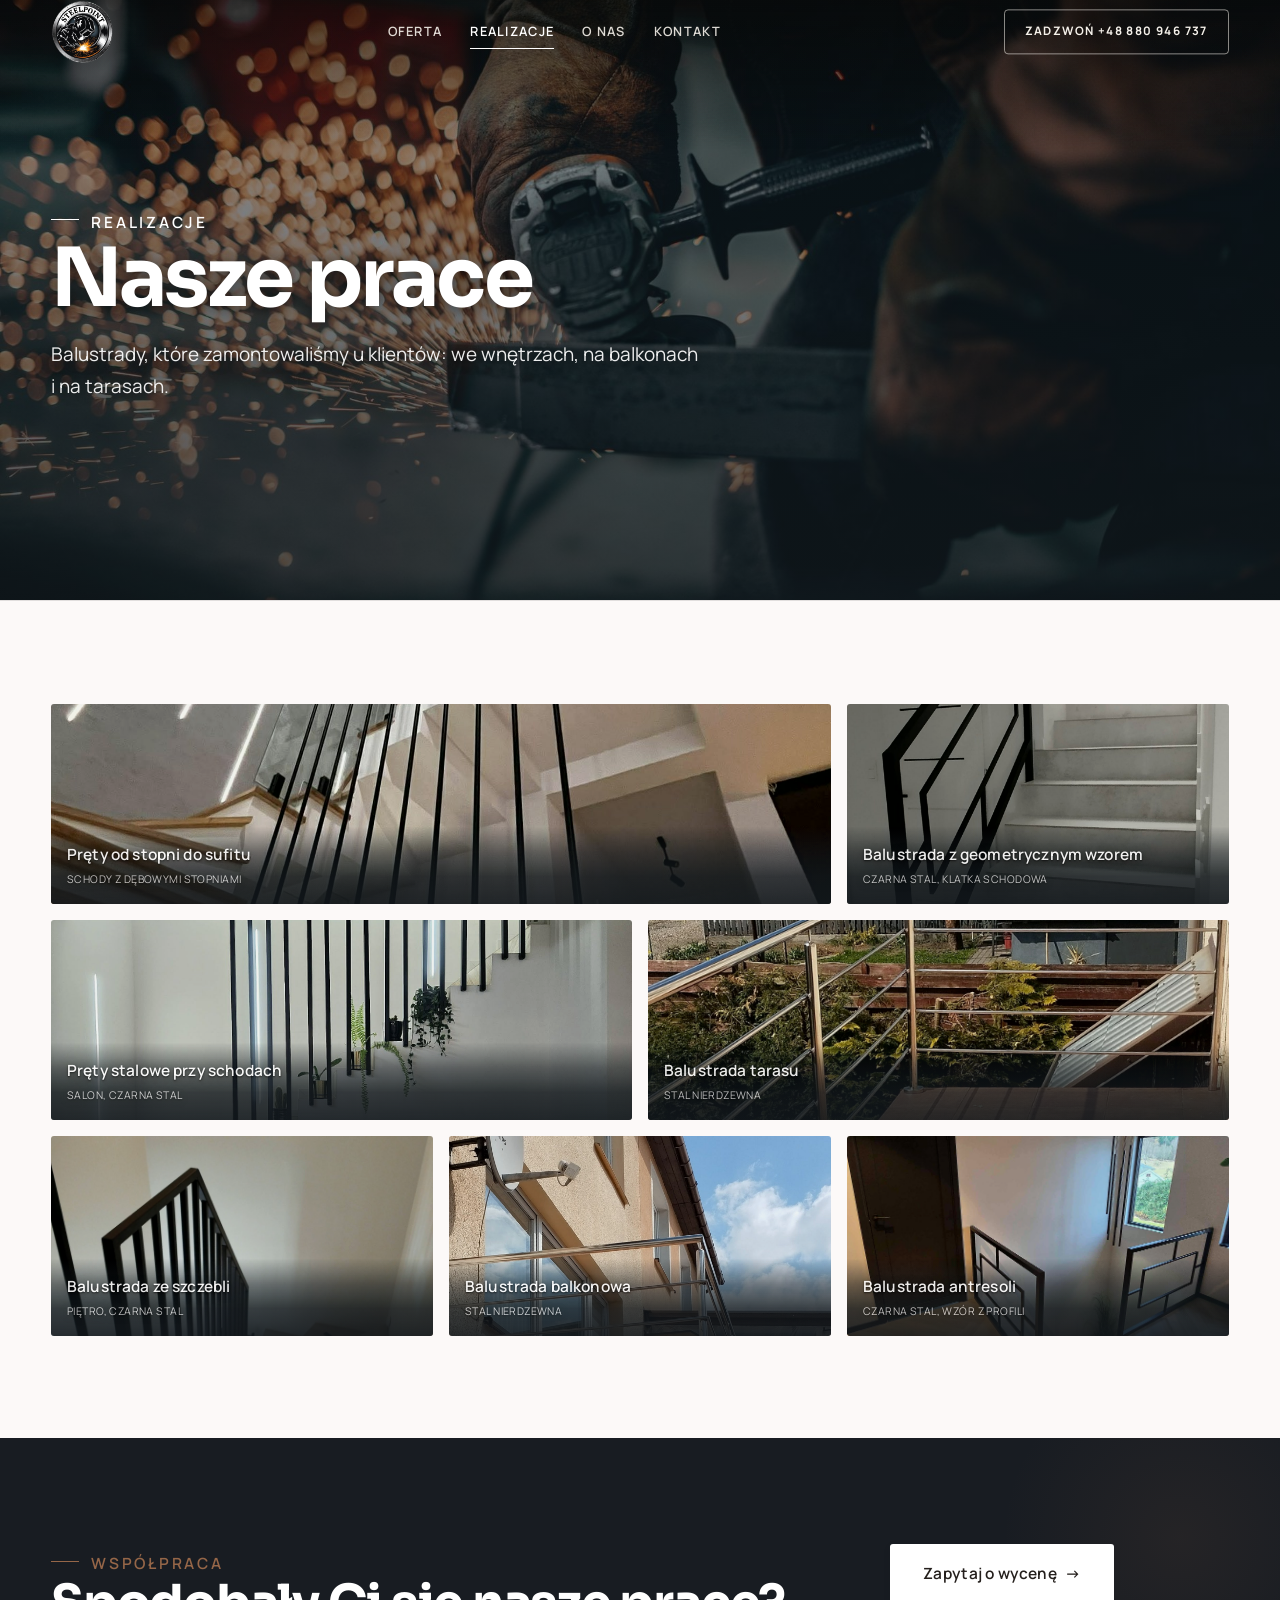
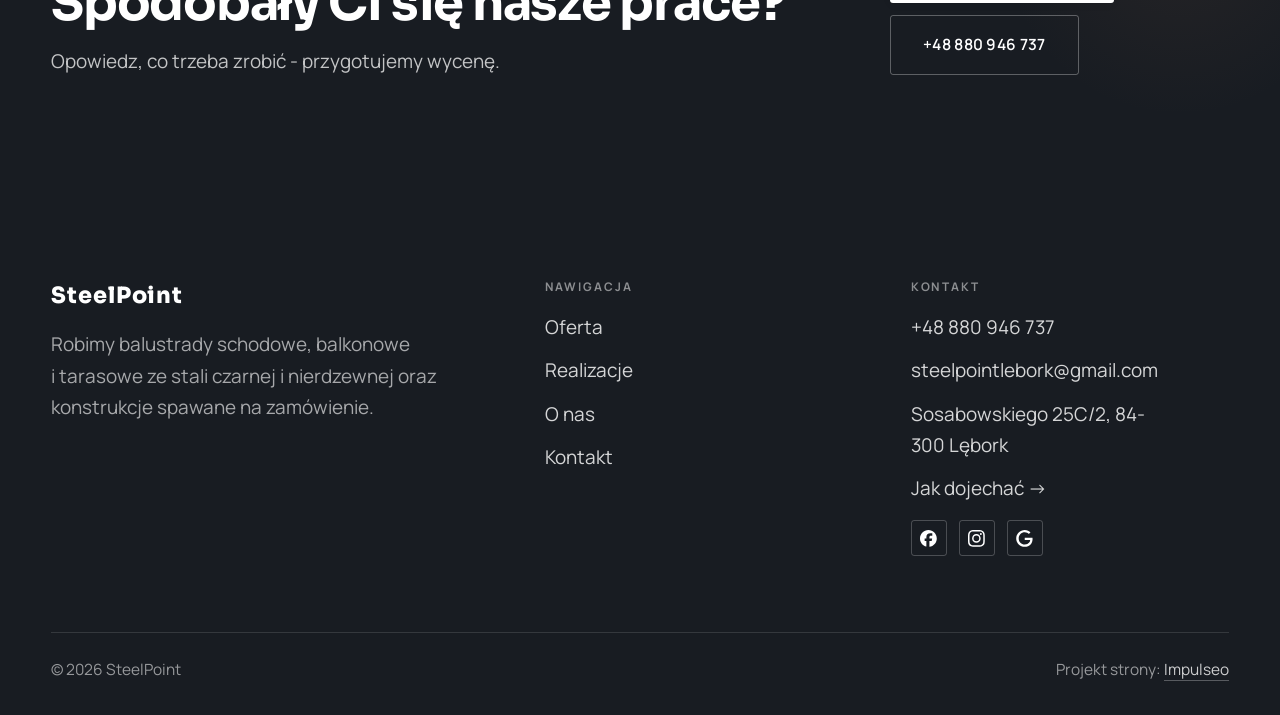
<file: realizacje.html>
<!DOCTYPE html>
<html lang="pl">
<head>
<meta charset="UTF-8">
<meta name="viewport" content="width=device-width, initial-scale=1.0">
<title>Realizacje - SteelPoint</title>
<meta name="description" content="Realizacje SteelPoint: ">
<link rel="canonical" href="https://kris20032.github.io/steelpoint/realizacje.html">
<meta name="robots" content="noindex, nofollow">
<meta property="og:type" content="website">
<meta property="og:locale" content="pl_PL">
<meta property="og:site_name" content="SteelPoint">
<meta property="og:title" content="Realizacje - SteelPoint">
<meta property="og:description" content="Realizacje SteelPoint: ">
<meta property="og:url" content="https://kris20032.github.io/steelpoint/realizacje.html">
<meta property="og:image" content="https://kris20032.github.io/steelpoint/img/og.jpg">
<meta property="og:image:width" content="1200">
<meta property="og:image:height" content="630">
<meta name="twitter:card" content="summary_large_image">
<link rel="preconnect" href="https://fonts.googleapis.com">
<link rel="preconnect" href="https://fonts.gstatic.com" crossorigin>
<link href="https://fonts.googleapis.com/css2?family=Sora:wght@600;700;800&family=Manrope:wght@400;500;600&display=swap" rel="stylesheet">
<link rel="stylesheet" href="assets/styles.css?v=e36aff05">
</head>
<body>

<header class="nav">
  <div class="wrap nav-inner">
    <a class="brand brand-has-logo" href="index.html"><img class="brand-logo" src="img/logo.png" alt="SteelPoint" width="635" height="651" decoding="async"></a>
    <nav class="nav-links">
      <a href="oferta.html">Oferta</a>
      <a href="realizacje.html" class="active" aria-current="page">Realizacje</a>
      <a href="o-nas.html">O nas</a>
      <a href="kontakt.html">Kontakt</a>
      <a href="tel:+48880946737" class="btn btn-accent">Zadzwoń +48 880 946 737</a>
    </nav>
    <button class="nav-toggle" aria-label="Menu"><span></span><span></span><span></span></button>
  </div>
</header>

<main>
<section class="pagehead">
  <img src="img/ph1.jpg" alt="SteelPoint - Nasze prace">
  <div class="wrap">
    <span class="eyebrow">Realizacje</span>
    <h1>Nasze prace</h1>
    <p>Balustrady, które zamontowaliśmy u klientów: we wnętrzach, na balkonach i na tarasach.</p>
  </div>
</section>
<section>
  <div class="wrap">
    <div class="gallery">
      <div class="tile t-two3 reveal"><img src="img/g1.jpg" alt="Pręty od stopni do sufitu" loading="lazy" width="1450" height="1970" decoding="async"><div class="cap">Pręty od stopni do sufitu<small>Schody z dębowymi stopniami</small></div></div>
      <div class="tile t-third reveal"><img src="img/g2.jpg" alt="Balustrada z geometrycznym wzorem" loading="lazy" width="1306" height="2176" decoding="async"><div class="cap">Balustrada z geometrycznym wzorem<small>Czarna stal, klatka schodowa</small></div></div>
      <div class="tile t-std reveal"><img src="img/g3.jpg" alt="Pręty stalowe przy schodach" loading="lazy" width="1600" height="760" decoding="async"><div class="cap">Pręty stalowe przy schodach<small>Salon, czarna stal</small></div></div>
      <div class="tile t-std reveal"><img src="img/g4.jpg" alt="Balustrada tarasu" loading="lazy" width="1488" height="1900" decoding="async"><div class="cap">Balustrada tarasu<small>Stal nierdzewna</small></div></div>
      <div class="tile t-third reveal"><img src="img/g5.jpg" alt="Balustrada ze szczebli" loading="lazy" width="1600" height="2125" decoding="async"><div class="cap">Balustrada ze szczebli<small>Piętro, czarna stal</small></div></div>
      <div class="tile t-third reveal"><img src="img/g6.jpg" alt="Balustrada balkonowa" loading="lazy" width="1466" height="1570" decoding="async"><div class="cap">Balustrada balkonowa<small>Stal nierdzewna</small></div></div>
      <div class="tile t-third reveal"><img src="img/about.jpg" alt="Balustrada antresoli" loading="lazy" width="1600" height="1200" decoding="async"><div class="cap">Balustrada antresoli<small>Czarna stal, wzór z profili</small></div></div>
    </div>
  </div>
</section>
<section class="cta">
  <div class="wrap">
    <div class="reveal">
      <span class="eyebrow">Współpraca</span>
      <h2>Spodobały Ci się nasze prace?</h2>
      <p>Opowiedz, co trzeba zrobić - przygotujemy wycenę.</p>
    </div>
    <div class="cta-actions reveal">
      <a href="kontakt.html" class="btn btn-light">Zapytaj o wycenę <span class="arr">→</span></a>
      <a href="tel:+48880946737" class="btn btn-ghost btn-ghost-cta">+48 880 946 737</a>
    </div>
  </div>
</section>
</main>

<footer>
  <div class="wrap">
    <div class="foot-grid">
      <div class="foot-brand">
        <div class="name">SteelPoint</div>
        <p>Robimy balustrady schodowe, balkonowe i tarasowe ze stali czarnej i nierdzewnej oraz konstrukcje spawane na zamówienie.</p>
      </div>
      <div class="foot-col">
        <h4>Nawigacja</h4>
        <a href="oferta.html">Oferta</a>
        <a href="realizacje.html">Realizacje</a>
        <a href="o-nas.html">O nas</a>
        <a href="kontakt.html">Kontakt</a>
      </div>
      <div class="foot-col">
        <h4>Kontakt</h4>
        <a href="tel:+48880946737">+48 880 946 737</a>
        <a href="mailto:steelpointlebork@gmail.com">steelpointlebork@gmail.com</a>
        <p>Sosabowskiego 25C/2, 84-300 Lębork</p>
        <a href="https://maps.google.com/?cid=9110163956533351657&g_mp=Cidnb29nbGUubWFwcy5wbGFjZXMudjEuUGxhY2VzLlNlYXJjaFRleHQQAhgEIAA" target="_blank" rel="noopener">Jak dojechać →</a>
      <div class="foot-soc">
        <a class="soc" href="https://www.facebook.com/p/SteelPoint-61583400247691/" target="_blank" rel="noopener" aria-label="Facebook - SteelPoint"><svg viewBox="0 0 24 24" aria-hidden="true" focusable="false"><path d="M9.101 23.691v-7.98H6.627v-3.667h2.474v-1.58c0-4.085 1.848-5.978 5.858-5.978.401 0 .955.042 1.468.103a8.68 8.68 0 0 1 1.141.195v3.325a8.623 8.623 0 0 0-.653-.036 26.805 26.805 0 0 0-.733-.009c-.707 0-1.259.096-1.675.309a1.686 1.686 0 0 0-.679.622c-.258.42-.374.995-.374 1.752v1.297h3.919l-.386 2.103-.287 1.564h-3.246v8.245C19.396 23.238 24 18.179 24 12.044c0-6.627-5.373-12-12-12s-12 5.373-12 12c0 5.628 3.874 10.35 9.101 11.647Z" fill="currentColor"/></svg></a>
        <a class="soc" href="https://www.instagram.com/steelpoint.group/" target="_blank" rel="noopener" aria-label="Instagram - SteelPoint"><svg viewBox="0 0 24 24" aria-hidden="true" focusable="false"><path d="M7.0301.084c-1.2768.0602-2.1487.264-2.911.5634-.7888.3075-1.4575.72-2.1228 1.3877-.6652.6677-1.075 1.3368-1.3802 2.127-.2954.7638-.4956 1.6365-.552 2.914-.0564 1.2775-.0689 1.6882-.0626 4.947.0062 3.2586.0206 3.6671.0825 4.9473.061 1.2765.264 2.1482.5635 2.9107.308.7889.72 1.4573 1.388 2.1228.6679.6655 1.3365 1.0743 2.1285 1.38.7632.295 1.6361.4961 2.9134.552 1.2773.056 1.6884.069 4.9462.0627 3.2578-.0062 3.668-.0207 4.9478-.0814 1.28-.0607 2.147-.2652 2.9098-.5633.7889-.3086 1.4578-.72 2.1228-1.3881.665-.6682 1.0745-1.3378 1.3795-2.1284.2957-.7632.4966-1.636.552-2.9124.056-1.2809.0692-1.6898.063-4.948-.0063-3.2583-.021-3.6668-.0817-4.9465-.0607-1.2797-.264-2.1487-.5633-2.9117-.3084-.7889-.72-1.4568-1.3876-2.1228C21.2982 1.33 20.628.9208 19.8378.6165 19.074.321 18.2017.1197 16.9244.0645 15.6471.0093 15.236-.005 11.977.0014 8.718.0076 8.31.0215 7.0301.0839m.1402 21.6932c-1.17-.0509-1.8053-.2453-2.2287-.408-.5606-.216-.96-.4771-1.3819-.895-.422-.4178-.6811-.8186-.9-1.378-.1644-.4234-.3624-1.058-.4171-2.228-.0595-1.2645-.072-1.6442-.079-4.848-.007-3.2037.0053-3.583.0607-4.848.05-1.169.2456-1.805.408-2.2282.216-.5613.4762-.96.895-1.3816.4188-.4217.8184-.6814 1.3783-.9003.423-.1651 1.0575-.3614 2.227-.4171 1.2655-.06 1.6447-.072 4.848-.079 3.2033-.007 3.5835.005 4.8495.0608 1.169.0508 1.8053.2445 2.228.408.5608.216.96.4754 1.3816.895.4217.4194.6816.8176.9005 1.3787.1653.4217.3617 1.056.4169 2.2263.0602 1.2655.0739 1.645.0796 4.848.0058 3.203-.0055 3.5834-.061 4.848-.051 1.17-.245 1.8055-.408 2.2294-.216.5604-.4763.96-.8954 1.3814-.419.4215-.8181.6811-1.3783.9-.4224.1649-1.0577.3617-2.2262.4174-1.2656.0595-1.6448.072-4.8493.079-3.2045.007-3.5825-.006-4.848-.0608M16.953 5.5864A1.44 1.44 0 1 0 18.39 4.144a1.44 1.44 0 0 0-1.437 1.4424M5.8385 12.012c.0067 3.4032 2.7706 6.1557 6.173 6.1493 3.4026-.0065 6.157-2.7701 6.1506-6.1733-.0065-3.4032-2.771-6.1565-6.174-6.1498-3.403.0067-6.156 2.771-6.1496 6.1738M8 12.0077a4 4 0 1 1 4.008 3.9921A3.9996 3.9996 0 0 1 8 12.0077" fill="currentColor"/></svg></a>
        <a class="soc" href="https://maps.google.com/?cid=9110163956533351657&g_mp=Cidnb29nbGUubWFwcy5wbGFjZXMudjEuUGxhY2VzLlNlYXJjaFRleHQQAhgEIAA" target="_blank" rel="noopener" aria-label="Google - SteelPoint"><svg viewBox="0 0 24 24" aria-hidden="true" focusable="false"><path d="M12.48 10.92v3.28h7.84c-.24 1.84-.853 3.187-1.787 4.133-1.147 1.147-2.933 2.4-6.053 2.4-4.827 0-8.6-3.893-8.6-8.72s3.773-8.72 8.6-8.72c2.6 0 4.507 1.027 5.907 2.347l2.307-2.307C18.747 1.44 16.133 0 12.48 0 5.867 0 .307 5.387.307 12s5.56 12 12.173 12c3.573 0 6.267-1.173 8.373-3.36 2.16-2.16 2.84-5.213 2.84-7.667 0-.76-.053-1.467-.173-2.053H12.48z" fill="currentColor"/></svg></a>
      </div>
      </div>
    </div>
    <div class="foot-bot">
      <span>© 2026 SteelPoint</span>
      <span>Projekt strony: <a class="foot-credit" href="https://impulseo.pl" target="_blank" rel="noopener">Impulseo</a></span>
    </div>
  </div>
</footer>
<div class="sticky-call"><a class="sc-call" href="tel:+48880946737"><svg class="ico-tel" width="16" height="16" viewBox="0 0 24 24" fill="none" aria-hidden="true"><path d="M6.6 10.8a15.5 15.5 0 0 0 6.6 6.6l2.2-2.2a1 1 0 0 1 1-.24 11.4 11.4 0 0 0 3.6.58 1 1 0 0 1 1 1V20a1 1 0 0 1-1 1A17 17 0 0 1 3 4a1 1 0 0 1 1-1h3.5a1 1 0 0 1 1 1c0 1.25.2 2.46.58 3.6a1 1 0 0 1-.25 1l-2.23 2.2Z" fill="currentColor"/></svg> Zadzwoń</a><a class="sc-quote" href="kontakt.html">Umów pomiar</a></div>
<div class="demo-wazne" data-do="2026-11-25" data-cykl="3" hidden><svg class="dw-ico" width="13" height="13" viewBox="0 0 24 24" fill="none" aria-hidden="true"><circle cx="12" cy="12" r="8.6" stroke="currentColor" stroke-width="1.8"/><path d="M12 7.2V12l3.3 2" stroke="currentColor" stroke-width="1.8" stroke-linecap="round"/></svg><span class="dw-txt"></span></div>

<script src="assets/main.js"></script>
</body>
</html>
</file>
<file: assets/styles.css>
/* ============================================================
   STOLBASZ — premium, architektoniczny B2B fit-out
   Jasna paleta, zero brązu. System wg premium-web-craft.
   Projekt strony: Impulseo (impulseo.pl)
   ============================================================ */

:root{
  /* PALETA — jasna, architektoniczna, chłodna */
  --paper:#F3F4F6;          /* główne tło */
  --paper-2:#E4E7EB;        /* sekcje alternatywne (chłodny jasny szary) */
  --paper-3:#E4E7EB;        /* delikatne wypełnienia */
  --ink:#181C22;            /* tekst główny — chłodny grafit */
  --ink-soft:#2C323B;       /* nagłówki drugorzędne */
  --muted:#69707A;          /* tekst poboczny */
  --line:rgba(24,28,34,.12);/* hairline */
  --accent:#F2CE1B;         /* stonowany petrol-slate — jedyny akcent */
  --accent-d:#C9A400;
  --accent-soft:rgba(242,206,27,.10);
  --dark:#181C22;           /* sekcje ciemne (stopka/CTA) */

  /* HOVER ZDJĘĆ — JEDEN standard dla całego silnika (decyzja K. 04.08.2026, artefakt z wariantami).
     AKTUALNE (K.+Szymon 09.08.2026, wybór z artefaktu 6 wariantów): zoom 1.05 przy 1.4s -
     przy tak długim czasie mocniejszy kadr NIE skacze, tylko „oddycha". Poprzedni standard
     (1.02 / .55s z 04.08) odbierany jako dynamiczny i szybki.
     Spoczynek lekko przygaszony, ale TYLKO tam, gdzie jest mysz (@media hover:hover) —
     na telefonie zdjęcia zostają w pełnej jasności. */
  --img-zoom:1.05;                   /* K.+Szymon 09.08: wariant F z artefaktu porównawczego */
  --img-rest:brightness(.95) saturate(.99);
  --img-hot:brightness(1.06) saturate(1.05);
  --img-dur:1.4s;                    /* K.+Szymon 09.08 (wariant F): powoli = elegancko */
  --img-ease:cubic-bezier(.16,.84,.44,1);  /* miękki ogon, efekt „oddychania" */

  /* ODSTĘPY — skala 4/8 */
  --space-1:4px; --space-2:8px; --space-3:12px; --space-4:16px; --space-5:24px;
  --space-6:32px; --space-7:48px; --space-8:64px; --space-9:96px; --space-10:128px;

  /* TYPOGRAFIA — fluid clamp() (skala podbita 16.07.2026: większe, czytelniejsze litery — uwaga Adama) */
  --text-sm:clamp(.9rem,.87rem + .12vw,1rem);
  --text-base:clamp(1.08rem,1.04rem + .18vw,1.2rem);
  --text-lg:clamp(1.24rem,1.15rem + .34vw,1.44rem);
  --text-h3:clamp(1.34rem,1.22rem + .55vw,1.66rem);
  --text-h2:clamp(2.1rem,1.66rem + 2.1vw,3.1rem);
  --text-h1:clamp(2.9rem,2.1rem + 4vw,5.1rem);

  /* PROMIENIE — architektoniczne, raczej ostre */
  --r-sm:3px; --r-md:6px; --r-lg:10px;

  /* RUCH */
  --ease:cubic-bezier(.25,.46,.45,.94); --dur:.24s;

  /* CIENIE — miękkie, warstwowe */
  --sh-sm:0 1px 2px rgba(16,24,32,.04), 0 2px 8px rgba(16,24,32,.05);
  --sh-md:0 2px 6px rgba(16,24,32,.05), 0 12px 28px -8px rgba(16,24,32,.12);
  --sh-lg:0 6px 14px rgba(16,24,32,.07), 0 26px 56px -18px rgba(16,24,32,.22);

  --hairline:1px solid var(--line);

  --font-display:'Sora','Manrope',sans-serif;
  --font-body:'Manrope',sans-serif;
}

*{box-sizing:border-box;margin:0;padding:0}
html{scroll-behavior:smooth}
body{
  font-family:var(--font-body);
  font-size:var(--text-base);
  line-height:1.65;
  color:var(--ink);
  background:var(--paper);
  -webkit-font-smoothing:antialiased;
  text-rendering:optimizeLegibility;
}
img{max-width:100%;height:auto;display:block}  /* height:auto = width/height z atrybutów trzyma proporcje (TOP#12) */
a{color:inherit;text-decoration:none}

.wrap{width:min(92%,1180px);margin-inline:auto}
section{padding-block:clamp(52px,6.5vw,96px)}

h1,h2,h3{font-family:var(--font-display);font-weight:700;line-height:1.08;letter-spacing:-.02em;color:var(--ink)}
h1{font-size:var(--text-h1);letter-spacing:-.035em}
h2{font-size:var(--text-h2);letter-spacing:-.025em}
h3{font-size:var(--text-h3)}
/* MIARA — długość wiersza. WCAG 2.2 SC 1.4.8: max 80 znaków; Butterick: 45–90.
   68ch daje realnie 72–78 znaków polskiego tekstu, czyli z zapasem pod granicą.
   Wcześniej limit miał TYLKO <p> — <li>, <blockquote> i <dd> nie miały żadnego,
   i to jedyny powód, dla którego 23 bloki na dwóch oddanych stronach jadą po
   83–106 znaków w wierszu (pomiar 07.08.2026, bramka `miara`).
   ⚠️ Listy i definicje ograniczamy TYLKO bez klasy: `ul`/`ol` z klasą to u nas
   układ (siatki kafli, menu), a nie tekst ciągły — tam miarę wyznacza układ. */
/* 60ch, nie 68ch (K. 10.08): po zmianie fontów na węższe kroje (DM Sans i spółka)
   w 68ch mieściło się ~90 znaków - bramka pikselowa słusznie zgłaszała przekroczenie
   granicy 80. Pomiar na żywej przeglądarce: 60ch = 90 znaków, 53ch = ~78 znaków, czyli normę WCAG 1.4.8. */
:root{ --miara:53ch }
p{max-width:min(100%,var(--miara))}
blockquote,
ul:not([class])>li, ol:not([class])>li,
dl:not([class])>dd{max-width:min(100%,var(--miara))}

/* ⚠️ Świadomie BEZ wyjątku `.tile p,.card p,.svc p{max-width:none}`, choć nasuwa się sam:
   te akapity BYŁY już ograniczone (stare `p{max-width:65ch}`), więc „wyjątek" nie odblokowałby
   niczego nowego — tylko ROZLUŹNIŁ stan sprzed zmiany na wszystkich demach naraz.
   `figcaption` żadna z reguł wyżej nie dotyczy, więc też nie potrzebuje zwolnienia. */

/* ŁAMANIE. `balance` wyrównuje długości wierszy w nagłówku, `pretty` pilnuje ostatniego
   wiersza akapitu, żeby nie został w nim jeden wyraz. Obsługiwane od Chrome 117 /
   Safari 17.5; starsze przeglądarki po prostu ignorują tę własność.
   `text-wrap:pretty` nie występowało dotąd ANI RAZ w silniku ani w repo klientów. */
h1,h2,h3,.lead,.lede{text-wrap:balance}
p,li,blockquote,dd{text-wrap:pretty}

.eyebrow{
  font-family:var(--font-body);
  font-size:var(--text-sm);
  font-weight:600;
  letter-spacing:.18em;
  text-transform:uppercase;
  color:var(--accent);
  display:inline-flex;align-items:center;gap:var(--space-3);
}
/* flex:none + margin-top = kreska trzyma się PIERWSZEJ linii. Wcześniej align-items:center
   centrowało ją względem całego bloku i przy zawinięciu (długi kicker typu
   „…WNĘTRZ · LESZNO · OD 2019") druga linia lądowała z brzydkim wcięciem. */
.eyebrow{align-items:flex-start}
.eyebrow>*,.eyebrow{text-wrap:balance}   /* dlugi kicker lamal sie na sierote typu samo „2019" w drugiej linii */
.eyebrow::before{content:"";width:28px;height:1px;background:var(--accent);display:inline-block;flex:none;margin-top:.62em}

.muted{color:var(--muted)}
.lead{font-size:var(--text-lg);line-height:1.55;color:var(--ink-soft);max-width:50ch}

/* ---------- BUTTONS ---------- */
.btn{
  display:inline-flex;align-items:center;gap:var(--space-2);
  font-weight:600;font-size:var(--text-sm);letter-spacing:.02em;
  padding:var(--space-4) var(--space-6);
  border-radius:var(--r-sm);
  transition:transform var(--dur) var(--ease),box-shadow var(--dur) var(--ease),background var(--dur) var(--ease);
  cursor:pointer;border:1px solid transparent;
}
.btn-accent{background:var(--accent);color:#fff;box-shadow:var(--sh-sm)}
.btn-accent:hover{background:var(--accent-d);transform:translateY(-2px);box-shadow:var(--sh-md)}
.btn-accent:active{transform:translateY(0);box-shadow:var(--sh-sm)}
.btn-ghost{background:transparent;color:var(--ink);border-color:var(--line)}
.btn-ghost:hover{border-color:var(--accent);color:var(--accent);transform:translateY(-2px)}
.btn-light{background:#fff;color:var(--ink);box-shadow:var(--sh-sm)}
.btn-light:hover{transform:translateY(-2px);box-shadow:var(--sh-md)}
.btn .arr{transition:transform var(--dur) var(--ease)}
.btn:hover .arr{transform:translateX(4px)}

/* ---------- NAV ---------- */
.nav{
  position:sticky;top:0;z-index:50;
  background:color-mix(in srgb,var(--paper) 88%,transparent);
  backdrop-filter:saturate(140%) blur(10px);
  border-bottom:var(--hairline);
}
.nav-inner{display:flex;align-items:center;justify-content:space-between;gap:var(--space-5);height:72px}
/* ANTY-NACHODZENIE (K. 05.08.2026): długa nazwa firmy + przycisk z pełnym numerem nie mieściły się w pasku
   i flex ściskał linki PONIŻEJ ich treści - "Kontakt" wchodził na ramkę "Zadzwoń +48 ...". Teraz ustępuje
   nazwa marki (skrót wielokropkiem), a menu i przycisk nigdy się nie kurczą ani nie zachodzą na siebie. */
.brand{display:flex;flex-direction:column;line-height:1;min-width:0;flex:0 1 auto}
.brand .name{font-family:var(--font-display);font-weight:800;font-size:1.35rem;letter-spacing:.04em;white-space:nowrap;overflow:hidden;text-overflow:ellipsis}
.brand .sub{font-size:.62rem;letter-spacing:.34em;text-transform:uppercase;color:var(--muted);margin-top:5px;white-space:nowrap;overflow:hidden;text-overflow:ellipsis}
.nav-links{display:flex;align-items:center;gap:var(--space-6);flex:0 0 auto}
.nav-links a{font-size:var(--text-sm);font-weight:500;color:var(--ink-soft);position:relative;padding-block:4px;white-space:nowrap;transition:color var(--dur) var(--ease)}
.nav-links a::after{content:"";position:absolute;left:0;bottom:0;width:0;height:1.5px;background:var(--accent);transition:width var(--dur) var(--ease)}
.nav-links a:hover,.nav-links a.active{color:var(--ink)}
.nav-links a:hover::after,.nav-links a.active::after{width:100%}
.nav-links .btn{padding:var(--space-2) var(--space-5)}
/* przyciski w nav: właściwy kolor (przebij .nav-links a) + bez podkreślenia */
.nav-links a.btn-accent{color:#fff}
.nav-links a.btn-ghost,.nav-links a.btn-light{color:var(--ink)}
/* CTA w pasku: NIE podkreślenie spod linków menu, ale ten sam przelatujący błysk,
   co na wszystkich innych przyciskach (zgłoszenie K. 13.08.2026 - „na hero jest efekt
   światła przechodzącego przez przycisk, na navbarze go nie ma, a mają być identyczne").
   Reguła `.nav-links a::after` jest silniejsza od `.btn::after`, więc trzeba jej
   geometrię wyzerować i wpisać połysk z nazwy - samo `display:none` gasiło efekt. */
.nav-links a.btn::after{
  display:block;content:"";position:absolute;inset:0;z-index:-1;pointer-events:none;
  width:auto;height:auto;border-radius:inherit;   /* kasuje geometrię podkreślenia (width:0;height:1.5px) */
  background:linear-gradient(100deg,transparent 32%,rgba(255,255,255,.20) 50%,transparent 68%);
  translate:-120% 0}
@media (prefers-reduced-motion:no-preference){
  .nav-links a.btn:hover::after{translate:120% 0;transition:translate .75s var(--mt-ease,cubic-bezier(.16,.84,.44,1))}
}
.nav-toggle{display:none;background:none;border:none;cursor:pointer;flex-direction:column;gap:5px;padding:8px}
.nav-toggle span{width:24px;height:2px;background:var(--ink);transition:var(--dur)}
/* Ciasny zakres MIĘDZY menu mobilnym a pełnym pulpitem: zbijamy odstępy i nazwę marki,
   żeby wszystko zmieściło się naturalnie, zanim w ogóle dojdzie do skracania wielokropkiem. */
@media(max-width:1280px) and (min-width:921px){
  .nav-links{gap:var(--space-4)}
  .nav-links .btn{padding:var(--space-2) var(--space-4)}
  .brand .name{font-size:1.15rem}
}

/* ---------- HERO (split) ---------- */
.hero{position:relative;overflow:hidden;border-bottom:var(--hairline)}
.hero-grid{display:grid;grid-template-columns:1.05fr .95fr;gap:clamp(24px,4vw,60px);align-items:center;
  padding-block:clamp(36px,4.5vw,64px)}
.hero-copy .eyebrow{margin-bottom:var(--space-5)}
.hero-copy h1{margin-bottom:var(--space-5)}
.hero-copy .lead{margin-bottom:var(--space-7)}
.hero-actions{display:flex;flex-wrap:wrap;gap:var(--space-4)}
.hero-art{position:relative;aspect-ratio:4/3;border-radius:var(--r-lg);overflow:hidden;box-shadow:var(--sh-lg)}
.hero-art img{width:100%;height:100%;object-fit:cover}
.hero-art::after{content:"";position:absolute;inset:0;background:linear-gradient(180deg,transparent 55%,rgba(18,24,28,.28))}
.hero-badge{position:absolute;left:var(--space-5);bottom:var(--space-5);z-index:2;
  background:rgba(252,252,251,.94);backdrop-filter:blur(4px);
  border-radius:var(--r-md);padding:var(--space-4) var(--space-5);box-shadow:var(--sh-md);max-width:78%}
.hero-badge strong{display:block;font-family:var(--font-display);font-size:1rem;letter-spacing:-.01em}
.hero-badge span{font-size:var(--text-sm);color:var(--muted)}

/* ---------- HERO duży / kinowy (strona główna) ---------- */
.hero-cine{position:relative;min-height:clamp(560px,82vh,840px);min-height:clamp(560px,82svh,840px);display:flex;align-items:center;overflow:hidden;border-bottom:var(--hairline)}
.hero-cine>img{position:absolute;inset:0;width:100%;height:100%;object-fit:cover;z-index:0}
.hero-cine::after{content:"";position:absolute;inset:0;z-index:1;
  background:linear-gradient(95deg,rgba(13,18,23,.86) 0%,rgba(13,18,23,.64) 32%,rgba(13,18,23,.24) 62%,rgba(13,18,23,.04) 100%)}
.hero-cine .wrap{position:relative;z-index:2;padding-block:var(--space-8)}
.hero-cine .hero-copy{max-width:660px}
.hero-cine .eyebrow{color:#fff;margin-bottom:var(--space-5)}
.hero-cine .eyebrow::before{background:#fff}
.hero-cine h1{color:#fff;margin-bottom:var(--space-5);font-size:clamp(2.9rem,2rem + 4.4vw,5.2rem);text-wrap:balance}
.hero-cine .lead{color:rgba(255,255,255,.92);max-width:48ch;margin-bottom:var(--space-7)}
.hero-cine .hero-actions{display:flex;flex-wrap:wrap;gap:var(--space-4)}
/* NISKIE OKNO (laptop z dokiem i paskami przeglądarki ma ~700-780 px wysokości widoku):
   H1 do 5.2rem + długi lead nie mieściły się i przyciski wypadały POD krawędź ekranu -
   klient widział stronę bez ani jednego CTA. Skalujemy w dół, zamiast przycinać treść. */
@media(min-width:821px) and (max-height:820px){
  .hero-cine{min-height:clamp(520px,94svh,780px)}
  .hero-cine .wrap{padding-block:var(--space-6)}
  .hero-cine h1{font-size:clamp(2.2rem,1.5rem + 2.6vw,3.6rem);margin-bottom:var(--space-4)}
  .hero-cine .eyebrow{margin-bottom:var(--space-4)}
  .hero-cine .lead{margin-bottom:var(--space-5);max-width:44ch}
}
@media(max-width:680px){
  .hero-cine{min-height:clamp(520px,76vh,640px);min-height:clamp(520px,76svh,640px);align-items:flex-end}
  .hero-cine::after{background:linear-gradient(0deg,rgba(13,18,23,.9) 6%,rgba(13,18,23,.45) 55%,rgba(13,18,23,.25) 100%)}
  .hero-cine .wrap{padding-bottom:var(--space-9)}
  /* TELEFON (~90% oglądających): lead potrafił zająć 8 linii i zepchnąć CTA poza pierwszy ekran.
     Zwężamy interlinię i skalę - treści nie ucinamy, bo to ona sprzedaje. */
  .hero-cine .lead{font-size:.98rem;line-height:1.5;margin-bottom:var(--space-5)}
  .hero-cine .eyebrow{font-size:.72rem;letter-spacing:.13em;margin-bottom:var(--space-4)}
  .hero-cine .eyebrow::before{width:20px}
  .hero-cine h1{margin-bottom:var(--space-4)}
}

/* full-bleed hero variant (podstrony) */
.pagehead{position:relative;min-height:46vh;min-height:46svh;display:flex;align-items:flex-end;overflow:hidden;border-bottom:var(--hairline)}
.pagehead img{position:absolute;inset:0;width:100%;height:100%;object-fit:cover}
/* 10.08.2026 (decyzja K.): mocniejsze przyciemnienie + cień pod tekstem. Bramka mierzyła na
   nagłówkach podstron 3,38-3,43:1 przy wymaganych 4,5 — jasne zdjęcie (hala, śnieg, niebo)
   podchodziło pod biały tekst. Zdjęcia klientów są różne, więc kontrast musi dawać WARSTWA,
   a nie szczęśliwy dobór kadru. */
.pagehead::after{content:"";position:absolute;inset:0;background:linear-gradient(180deg,rgba(18,24,28,.40),rgba(18,24,28,.76))}
.pagehead .wrap{position:relative;z-index:2;padding-block:var(--space-9);color:#fff}
.pagehead h1{color:#fff;max-width:18ch;text-shadow:0 2px 16px rgba(0,0,0,.55)}
.pagehead .eyebrow{color:#fff}
.pagehead .eyebrow::before{background:#fff}
.pagehead p{color:rgba(255,255,255,.92);margin-top:var(--space-4);max-width:54ch;text-shadow:0 1px 12px rgba(0,0,0,.5)}

/* ---------- STRIP (pasek skrótów / liczby) ---------- */
.strip{background:var(--dark);color:#fff}
/* PASEK HASEŁ — standard 04.08.2026 (decyzja K.): 5 haseł w JEDNYM rzędzie, tekst WYŚRODKOWANY,
   węższe marginesy boczne niż reszta strony (pasek ma iść szerzej), równe wysokości kolumn. */
.strip .wrap{width:min(96%,1440px);display:grid;grid-template-columns:repeat(5,1fr);
  gap:var(--space-5);padding-block:var(--space-7);align-items:stretch}
.strip .item .k{font-family:var(--font-display);font-size:clamp(1.05rem,.82rem + .85vw,1.55rem);
  font-weight:800;letter-spacing:-.02em;color:#fff;line-height:1.18;text-wrap:balance}
.strip .item .v{font-size:var(--text-sm);color:rgba(255,255,255,.66);margin-top:var(--space-2);line-height:1.4}
.strip .item{border-left:2px solid var(--accent);padding-inline:var(--space-4);
  text-align:center;display:flex;flex-direction:column;justify-content:center}
/* liczba kolumn = liczba haseł, żeby ostatnie nie zostawało samo w drugim rzędzie.
   Klasę n-N nadaje multipage.py; domyślnie (bez klasy) pasek jest 5-kolumnowy. */
.strip.n-2 .wrap{grid-template-columns:repeat(2,1fr)}
.strip.n-3 .wrap{grid-template-columns:repeat(3,1fr)}
.strip.n-4 .wrap{grid-template-columns:repeat(4,1fr);gap:var(--space-6)}
.strip.n-4 .item .k{font-size:clamp(1.3rem,1rem + 1.1vw,2rem)}
.strip.n-6 .wrap{grid-template-columns:repeat(6,1fr);gap:var(--space-4)}
.strip.n-6 .item .k{font-size:clamp(.98rem,.8rem + .7vw,1.35rem)}
/* równe łamanie: zamiast "długa linia + jedno słowo" obie linie zbliżonej długości */
.strip .item .k{text-wrap:balance}

/* ---------- SECTION HEAD ---------- */
.head{max-width:48rem;margin-bottom:var(--space-8)}
.head.center{margin-inline:auto;text-align:center}
.head .eyebrow{margin-bottom:var(--space-4)}
.head h2{margin-bottom:var(--space-4)}
.head p{color:var(--muted);font-size:var(--text-lg);line-height:1.55}
.head.center p{margin-inline:auto}

/* ---------- INTRO SPLIT ---------- */
.split{display:grid;grid-template-columns:.92fr 1.08fr;gap:clamp(28px,5vw,80px);align-items:center}
.split.rev{grid-template-columns:1.08fr .92fr}
.split.rev .split-art{order:-1}
.split-art{position:relative;aspect-ratio:5/4;border-radius:var(--r-lg);overflow:hidden;box-shadow:var(--sh-lg)}
.split-art img{width:100%;height:100%;object-fit:cover}
.split-copy h2{margin-bottom:var(--space-5)}
.split-copy p+p{margin-top:var(--space-4)}
.split-copy .btn{margin-top:var(--space-6)}

/* ---------- SERVICES (zakres) ---------- */
.svc-grid{display:grid;grid-template-columns:repeat(auto-fit,minmax(280px,1fr));gap:var(--space-5)}
.svc{background:#fff;border:var(--hairline);border-radius:var(--r-md);padding:var(--space-7) var(--space-6);
  transition:transform var(--dur) var(--ease),box-shadow var(--dur) var(--ease),border-color var(--dur) var(--ease);
  position:relative;overflow:hidden}
.svc::before{content:"";position:absolute;left:0;top:0;width:3px;height:0;background:var(--accent);transition:height var(--dur) var(--ease)}
.svc:hover{transform:translateY(-4px);box-shadow:var(--sh-md);border-color:transparent}
.svc:hover::before{height:100%}
.svc .ic{font-family:var(--font-display);font-size:.8rem;font-weight:700;letter-spacing:.12em;color:var(--accent);margin-bottom:var(--space-4)}
.svc h3{margin-bottom:var(--space-3);font-size:1.22rem}
.svc p{color:var(--muted);font-size:var(--text-base);line-height:1.6}

/* big detailed service rows */
.svc-row{display:grid;grid-template-columns:.8fr 1.2fr;gap:clamp(20px,4vw,60px);align-items:center;padding-block:var(--space-8)}
.svc-row+.svc-row{border-top:var(--hairline)}
.svc-row.rev{grid-template-columns:1.2fr .8fr}
/* Naprzemienny układ wierszy oferty: co drugi wiersz ma zdjęcie po PRAWEJ.
   Było `order:-1` — martwy kod, bo zdjęcie i tak jest pierwszym dzieckiem w HTML,
   więc wszystkie wiersze wyglądały identycznie (zdjęcie zawsze z lewej), a `rev`
   zmieniało tylko szerokość kolumn. Znalezione 29.07.2026 przy różnicowaniu kierunków
   animacji (pomiar pozycji: art.mid 390/502 przy row.mid 756 — zawsze lewa strona). */
.svc-row.rev .svc-row-art{order:2}
.svc-row-art{aspect-ratio:4/3;border-radius:var(--r-md);overflow:hidden;box-shadow:var(--sh-md)}
.svc-row-art img{width:100%;height:100%;object-fit:cover}
.svc-row h3{font-size:1.5rem;margin-bottom:var(--space-4)}
.svc-row .num{font-family:var(--font-display);font-size:.85rem;font-weight:700;letter-spacing:.14em;color:var(--accent);display:block;margin-bottom:var(--space-3)}
.svc-row ul{list-style:none;margin-top:var(--space-4);display:flex;flex-direction:column;gap:var(--space-2)}
.svc-row li{position:relative;padding-left:var(--space-5);color:var(--muted);font-size:var(--text-base)}
.svc-row li::before{content:"";position:absolute;left:0;top:.62em;width:8px;height:1px;background:var(--accent)}

/* ---------- GALLERY (realizacje) ---------- */
.gallery{display:grid;grid-template-columns:repeat(12,1fr);gap:var(--space-4);grid-auto-rows:200px}
/* GALERIA MASONRY — pionowe zdjęcia (portrety beauty/wellness) bez przycinania: kolumny, height auto */
.gallery-masonry{column-count:3;column-gap:var(--space-4)}
@media(max-width:900px){.gallery-masonry{column-count:2}}
@media(max-width:560px){.gallery-masonry{column-count:1}}
.gallery-masonry .m-tile{break-inside:avoid;margin:0 0 var(--space-4);padding:0;position:relative;overflow:hidden;border-radius:var(--r-md);border:1px solid var(--line)}
.gallery-masonry .m-tile img{width:100%;height:auto;display:block}
.gallery-masonry .m-tile .cap{position:absolute;left:0;right:0;bottom:0;padding:var(--space-4);color:#fff;background:linear-gradient(0deg,rgba(0,0,0,.55),transparent);font-size:var(--text-sm)}
.gallery-masonry .m-tile .cap small{display:block;font-weight:400;opacity:.78;letter-spacing:.04em;text-transform:uppercase;font-size:.66rem;margin-top:3px}
.tile{position:relative;overflow:hidden;border-radius:var(--r-md);box-shadow:var(--sh-sm);
  transition:transform var(--dur) var(--ease),box-shadow var(--dur) var(--ease)}
.tile img{width:100%;height:100%;object-fit:cover;
  transition:transform var(--img-dur) var(--img-ease),filter var(--img-dur) var(--img-ease)}
.tile:hover{box-shadow:var(--sh-md)}
.tile .cap{position:absolute;left:0;right:0;bottom:0;padding:var(--space-5) var(--space-4) var(--space-4);
  /* mocniejszy spad + cien pod tekstem: na JASNYCH zdjeciach klienta (biale fronty, sciany)
     slaby gradient dawal kontrast ~1.5:1 zamiast wymaganych 3.6:1 (bramka wygladu, 10.08.2026) */
  background:linear-gradient(transparent 10%,rgba(18,24,28,.55) 40%,rgba(18,24,28,.88) 68%,rgba(18,24,28,.99));color:#fff;
  text-shadow:0 1px 2px rgba(0,0,0,.85),0 2px 10px rgba(0,0,0,.55);
  font-size:var(--text-sm);font-weight:600;letter-spacing:.01em;
  opacity:0;transform:translateY(8px);transition:var(--dur) var(--ease)}
.tile:hover .cap{opacity:1;transform:translateY(0)}
.tile .cap small{display:block;font-weight:400;opacity:.78;letter-spacing:.04em;text-transform:uppercase;font-size:.66rem;margin-top:3px}
/* bento spans */
.t-wide{grid-column:span 6}
.t-tall{grid-column:span 6;grid-row:span 2}
.t-std{grid-column:span 6}
.t-third{grid-column:span 4}
.t-two3{grid-column:span 8}

/* ---------- TRUST / WIARYGODNOŚĆ ---------- */
.trust{background:var(--paper-2)}
.trust-grid{display:grid;grid-template-columns:repeat(auto-fit,minmax(240px,1fr));gap:var(--space-5);margin-top:var(--space-7)}
.trust-card{background:#fff;border-radius:var(--r-md);padding:var(--space-7) var(--space-6);box-shadow:var(--sh-sm);border-top:3px solid var(--accent)}
.trust-card .big{font-family:var(--font-display);font-size:clamp(1.8rem,1.3rem + 1.6vw,2.6rem);font-weight:800;letter-spacing:-.02em;color:var(--ink);line-height:1}
.trust-card h3{font-size:1.12rem;margin:var(--space-3) 0 var(--space-2)}
.trust-card p{color:var(--muted);font-size:var(--text-base);line-height:1.55}

/* ---------- CTA band ---------- */
.cta{background:var(--dark);color:#fff;position:relative;overflow:hidden}
/* telefon w CTA: na ciemnym tle biały (domyślnie), rodziny z JASNYM tłem CTA
   nadpisują to u siebie - wcześniej kolor siedział w stylu inline i wygrywał z rodziną. */
.cta .btn-ghost-cta{color:#fff;border-color:rgba(255,255,255,.3)}
.cta .wrap{display:grid;grid-template-columns:1.4fr .6fr;gap:var(--space-7);align-items:center;position:relative;z-index:2}
.cta h2{color:#fff;max-width:20ch}
.cta p{color:rgba(255,255,255,.74);margin-top:var(--space-4)}
.cta-actions{display:flex;flex-direction:column;gap:var(--space-3);align-items:flex-start}
.cta::before{content:"";position:absolute;right:-80px;top:-80px;width:360px;height:360px;border-radius:50%;
  background:radial-gradient(circle,var(--accent-soft),transparent 70%)}

/* ---------- CONTACT ---------- */
.contact-grid{display:grid;grid-template-columns:.85fr 1.15fr;gap:clamp(28px,4vw,56px);align-items:start}
.info-list{display:flex;flex-direction:column;gap:var(--space-2)}
.info-row{display:flex;gap:var(--space-4);align-items:flex-start;padding-block:var(--space-4);border-bottom:var(--hairline)}
.info-row .ic{flex:none;width:42px;height:42px;display:grid;place-items:center;border-radius:50%;
  background:var(--accent-soft);color:var(--accent);font-size:1.05rem}
.info-row .lbl{font-size:.72rem;letter-spacing:.14em;text-transform:uppercase;color:var(--muted)}
.info-row .val{font-weight:600;font-size:var(--text-base);margin-top:2px}
.info-row a.val:hover{color:var(--accent)}
.map{border:none;border-radius:var(--r-lg);box-shadow:var(--sh-md);width:100%;height:100%;min-height:380px;filter:grayscale(.2) contrast(1.02)}
.form{background:#fff;border:var(--hairline);border-radius:var(--r-lg);padding:clamp(24px,3vw,40px);box-shadow:var(--sh-sm)}
.form .fld{margin-bottom:var(--space-5)}
.form label{display:block;font-size:var(--text-sm);font-weight:600;margin-bottom:var(--space-2)}
.form input,.form textarea{width:100%;font-family:inherit;font-size:var(--text-base);color:var(--ink);
  padding:var(--space-4);border:var(--hairline);border-radius:var(--r-sm);background:var(--paper);transition:border-color var(--dur)}
.form input:focus,.form textarea:focus{outline:none;border-color:var(--accent);background:#fff}
.form textarea{resize:vertical;min-height:120px}
.form .note{font-size:var(--text-sm);color:var(--muted);margin-top:var(--space-3)}

/* ---------- FOOTER ---------- */
footer{background:var(--dark);color:#fff;padding-block:var(--space-9) var(--space-6)}
.foot-grid{display:grid;grid-template-columns:1.4fr 1fr 1fr;gap:var(--space-7);margin-bottom:var(--space-8)}
.foot-brand .name{font-family:var(--font-display);font-weight:800;font-size:1.4rem;letter-spacing:.04em}
.foot-brand p{color:rgba(255,255,255,.62);margin-top:var(--space-4);font-size:var(--text-base);max-width:38ch}
.foot-col h4{font-size:.74rem;letter-spacing:.16em;text-transform:uppercase;color:rgba(255,255,255,.5);margin-bottom:var(--space-4)}
.foot-col a,.foot-col p{display:block;color:rgba(255,255,255,.82);font-size:var(--text-base);margin-bottom:var(--space-3)}
.foot-col a:hover{color:#fff}
.foot-bot{border-top:1px solid rgba(255,255,255,.12);padding-top:var(--space-5);display:flex;justify-content:space-between;flex-wrap:wrap;gap:var(--space-3);
  font-size:var(--text-sm);color:rgba(255,255,255,.55)}
.foot-bot a:hover{color:#fff}
/* Podpis w stopce = klikalny link do impulseo.pl (31.07.2026). Ma być WIDOCZNIE klikalny,
   ale nie krzyczeć - stąd sam kolor jaśniejszy + delikatne podkreślenie na najeździe. */
.foot-bot a.foot-credit{color:rgba(255,255,255,.78);text-decoration:none;border-bottom:1px solid rgba(255,255,255,.28)}
.foot-bot a.foot-credit:hover{color:#fff;border-bottom-color:#fff}

/* ---------- REVEAL ---------- */
.reveal{opacity:0;transform:translateY(22px);transition:opacity .6s var(--ease),transform .6s var(--ease)}
.reveal.in{opacity:1;transform:none}

/* ---------- RESPONSIVE ---------- */
@media(max-width:920px){
  .hero-grid,.split,.split.rev,.svc-row,.svc-row.rev,.cta .wrap,.contact-grid,.foot-grid{grid-template-columns:1fr}
  .split.rev .split-art,.svc-row.rev .svc-row-art{order:0}
  .hero-art{aspect-ratio:16/10;max-height:420px}
  .strip .wrap,.strip.n-2 .wrap,.strip.n-3 .wrap,.strip.n-4 .wrap,.strip.n-6 .wrap{grid-template-columns:repeat(2,1fr);gap:var(--space-6)}
  .strip .item .k,.strip.n-6 .item .k{font-size:clamp(1.3rem,1.1rem + 1vw,2rem)}
  .gallery{grid-auto-rows:180px}
  .t-wide,.t-tall,.t-std,.t-third,.t-two3{grid-column:span 6}
  .t-tall{grid-row:span 1}
  .cta-actions{flex-direction:row;flex-wrap:wrap}
  .foot-grid{gap:var(--space-6)}
}
@media(max-width:680px){
  .nav-links{position:fixed;inset:72px 0 auto 0;background:var(--paper);flex-direction:column;align-items:stretch;
    gap:0;padding:var(--space-4) 6%;border-bottom:var(--hairline);box-shadow:var(--sh-md);
    transform:translateY(-120%);transition:transform var(--dur) var(--ease)}
  .nav-links.open{transform:translateY(0)}
  .nav-links a{padding-block:var(--space-4);border-bottom:var(--hairline)}
  .nav-links .btn{margin-top:var(--space-3);justify-content:center}
  .nav-toggle{display:flex}
  .strip .wrap,.strip.n-2 .wrap,.strip.n-3 .wrap,.strip.n-4 .wrap,.strip.n-6 .wrap{grid-template-columns:1fr}
  .gallery{grid-template-columns:repeat(6,1fr)}
  .foot-grid{grid-template-columns:1fr}
}
@media(prefers-reduced-motion:reduce){
  /* audyt 09.08 TOP#14: samo skrócenie duration przy animacji INFINITE = stroboskop
     (pętla .01ms miga ekranem); iteration-count:1 gasi pętlę naprawdę. Pseudoelementy
     też - tła hero (gastro/studio) animują ::before/img, blanket na * ich nie łapał. */
  *,*::before,*::after{animation-duration:.01ms!important;animation-iteration-count:1!important;animation-delay:0s!important;transition:none!important}
  .reveal{opacity:1!important;transform:none!important}
  html{scroll-behavior:auto}
}

/* ============================================================
   PREMIUM LAYER — destylat deep-researchu branż (anty-AI, spokój).
   Zmienne STOLBASZ (--accent/--ink/--paper/--line/--dark). Ruch ledwo
   zauważalny, krzywa cubic-bezier(.16,.84,.44,1); prefers-reduced-motion
   pokryte blanketem wyżej. Karty hairline zamiast cieni = #1 sygnał „nie-AI".
   ============================================================ */

/* więcej oddechu między sekcjami (liderzy: 110-130px) */
section{padding-block:clamp(64px,8vw,128px)}

/* 1) Aksamitny reveal — dłuższa, miękka krzywa zamiast „skoku" */
.reveal{transition:opacity .9s cubic-bezier(.16,.84,.44,1),transform .9s cubic-bezier(.16,.84,.44,1);will-change:opacity,transform}
/* stagger TYLKO w galerii (tam pozycja = porządek dzieci) */
.gallery .reveal:nth-child(2){transition-delay:.07s}
.gallery .reveal:nth-child(3){transition-delay:.14s}
.gallery .reveal:nth-child(4){transition-delay:.21s}
.gallery .reveal:nth-child(5){transition-delay:.28s}
.gallery .reveal:nth-child(6){transition-delay:.35s}

/* 2) Hero STATYCZNY na .hero-cine — Ken Burns CAŁKIEM WYŁĄCZONY 26.06 (3. zgłoszenie Szymona).
   GENEZA: animowanie scale na <img> hero z teksturami (cegły/framugi) re-samplinguje obraz
   klatka po klatce → na części ekranów drobne drganie/shimmer = „heroshot się trzęsie".
   translateY usunięto wcześniej, scale-only + will-change/GPU NIE wystarczyły do GWARANCJI gładkości.
   Krzysztof zażądał pewności („make sure, że błąd się nie pojawi") > efekt. Zero animacji = 0% drgania.
   Delikatny zoom zostaje TYLKO w pełnoekranowych hero gastro/studio (hg-bg/hs-bg — tło, inny
   mechanizm, chwalone, nigdy nie zgłaszane). NIE wracać do KB na .hero-cine bez realnego testu
   na sprzęcie klienta — to ryzyko regresji „trzęsienia”. */
/* BEZPIECZNY "wow" na hero = jednorazowy FADE-IN (opacity), nie zoom.
   opacity nie dotyka bitmapy → gładkie na KAŻDYM zdjęciu/ekranie/GPU, zero ryzyka migotania.
   Geometryczny ruch (scale/translate) na .hero-cine jest ZAKAZANY (bramka pilnuje). */
@keyframes heroFade{from{opacity:0}to{opacity:1}}
.hero-cine>img{transform:none;animation:heroFade 1.1s ease-out both}

/* 3) Akcentowy hairline pod nagłówkiem sekcji, który „rysuje się" przy wejściu */
.head h2{position:relative;padding-bottom:18px}
.head h2::after{content:"";position:absolute;left:0;bottom:0;height:1px;width:0;background:var(--accent);transition:width 1s cubic-bezier(.16,.84,.44,1) .15s}
.head.center h2::after{left:50%;transform:translateX(-50%)}
.head.reveal.in h2::after,.head.center.reveal.in h2::after{width:54px}

/* 4) Karty HAIRLINE zamiast cieni/zaokrągleń (najmocniejszy anty-AI detal) */
.svc{background:transparent;border:1px solid var(--line);border-radius:var(--r-sm);box-shadow:none}
.svc:hover{box-shadow:none;border-color:var(--accent);transform:translateY(-3px)}
.trust-card{background:transparent;box-shadow:none;border:1px solid var(--line);border-top:2px solid var(--accent);border-radius:var(--r-sm)}
.tile{box-shadow:none;border-radius:var(--r-sm)}
.tile:hover{box-shadow:none}

/* 5) Sticky-nav kondensuje się po przewinięciu (sygnał dopracowania) */
.nav{transition:box-shadow .4s ease,background .4s ease}
.nav.is-stuck{box-shadow:0 1px 0 var(--line),0 14px 30px -24px rgba(0,0,0,.45)}
.nav-inner{transition:height .35s var(--ease)}
.nav.is-stuck .nav-inner{height:60px}

/* 6) MANIFESTO — pełnoekranowy cytat-bohater (zastępuje generyczne „Dlaczego my") */
.manifesto{background:var(--paper-2);text-align:center}
.manifesto .wrap{max-width:60rem}
.manifesto p{font-family:var(--font-display);font-style:italic;font-size:clamp(1.6rem,1rem + 2.4vw,2.8rem);line-height:1.32;color:var(--ink-soft);margin-inline:auto;max-width:26ch;position:relative;padding-top:var(--space-8)}
.manifesto p::before{content:"";position:absolute;top:0;left:50%;transform:translateX(-50%);width:54px;height:1px;background:var(--accent)}
.manifesto p span{color:var(--accent);font-style:italic}

/* 7) GATEWAYS — 3 duże bramy-zdjęcia (zamiast paska menu usług) */
.gateways{display:grid;grid-template-columns:repeat(3,1fr);gap:var(--space-4)}
.gateway{position:relative;aspect-ratio:3/4;overflow:hidden;border-radius:var(--r-sm);display:block}
.gateway img{width:100%;height:100%;object-fit:cover;
  transition:transform var(--img-dur) var(--img-ease),filter var(--img-dur) var(--img-ease)}
.gateway::after{content:"";position:absolute;inset:0;background:linear-gradient(180deg,transparent 38%,rgba(18,24,28,.74))}
/* ===== HOVER ZDJĘĆ — jedno miejsce dla WSZYSTKICH kafli ze zdjęciem (K. 04.08.2026) ===== */
@media(hover:hover){
  .tile img,.gateway img,.m-tile img{filter:var(--img-rest)}
  .tile:hover img,
  .gateway:hover img,
  .m-tile:hover img{transform:scale(var(--img-zoom));filter:var(--img-hot)}
}
.m-tile img{transition:transform var(--img-dur) var(--img-ease),filter var(--img-dur) var(--img-ease)}
.gateway .g-ttl{position:absolute;left:0;right:0;bottom:0;z-index:2;padding:var(--space-6) var(--space-5);color:#fff;font-family:var(--font-display);font-size:1.45rem;letter-spacing:-.01em;line-height:1.15}
.gateway .g-ttl small{display:block;font-family:var(--font-body);font-size:var(--text-sm);font-weight:400;opacity:.82;letter-spacing:.03em;margin-top:5px}
@media(max-width:760px){.gateways{grid-template-columns:1fr}.gateway{aspect-ratio:16/10}}

/* 8) LOGO klienta w nagłówku (gdy podane --logo) */
/* 52px domyślnie (feedback Bartka 06.07.2026: 40px ginęło, uwaga padła 3x; ~56px sprawdzone na żywym demie anna-borowiec-makeup) */
.brand-logo{height:64px;width:auto;max-width:300px;object-fit:contain;display:block}
.nav.is-stuck .brand-logo{height:52px}
@media(max-width:680px){.brand-logo{height:46px;max-width:210px}}


/* === RWD: nagłówki na wąskich ekranach (dodane 17.07.2026 razem z fixem clamp) ===
   Po przywróceniu działania clamp() dolna granica --text-h1 (2.9rem) rozpychała
   dokument przy długich polskich słowach na telefonach. Tu ją zjeżdżamy. */
@media (max-width:560px){
  :root{
    --text-h1:clamp(1.9rem, 1.15rem + 4.4vw, 2.7rem);
    --text-h2:clamp(1.5rem, 1rem + 3vw, 2.1rem);
  }
  .hero-cine h1{font-size:clamp(1.9rem, 1.15rem + 4.4vw, 2.7rem)}
  h1,h2{overflow-wrap:break-word}
}

/* GODZINY (godziny_grid z briefu) — dzień po lewej, godziny po prawej. Wcześniej BRAK stylu
   powodował sklejenie "Poniedziałek-Piątek8:00-20:00" (dodane 2026-07-21). Neutralne dla dem bez grafiku. */
.godz{display:flex;flex-direction:column;gap:2px;max-width:440px;margin-top:8px}
.godz-row{display:flex;justify-content:space-between;align-items:baseline;gap:24px;padding:10px 0;border-bottom:1px solid var(--line)}
.godz-row:last-child{border-bottom:0}
.godz-row b{font-weight:600;color:var(--ink)}
.godz-row span{color:var(--muted);white-space:nowrap}

/* === FAQ (lekcja 08.08.2026) ===
   Sekcja faq_klinika() trafia NIE tylko do rodziny „klinika" (multipage.py: także układ FACHOWCY),
   a style leżały wyłącznie w families/klinika.css — u hydraulika/dekarza FAQ renderowało się jako
   goła lista <details> z domyślnym trójkącikiem przeglądarki (wpadka: demo Instalatorstwo Gała).
   Dlatego baza. Rodzina może to nadpisać na wierzchu. */
.faq-list{max-width:48rem;margin:var(--space-8) auto 0;display:flex;flex-direction:column;gap:var(--space-3)}
.faq-item{border:1px solid var(--line);border-radius:var(--r-md);background:var(--paper);padding:var(--space-4) var(--space-5)}
.faq-item summary{font-family:var(--font-display);font-weight:600;color:var(--ink);cursor:pointer;list-style:none;display:flex;justify-content:space-between;gap:1rem}
.faq-item summary::-webkit-details-marker{display:none}
.faq-item summary::after{content:"+";color:var(--accent-d);font-weight:700;font-size:1.2rem;line-height:1}
.faq-item[open] summary::after{content:"-"}
.faq-item p{color:var(--ink-soft);font-size:var(--text-base);line-height:1.6;margin:var(--space-3) 0 0}

/* === LICZBA OPINII PRZY SEKCJI OPINII (08.08.2026, wzorzec irismeble.pl, decyzja K.) ===
   Trzy cytaty bez kontekstu czyta się jak „firma ma trzy opinie". Ta linijka mówi wprost,
   ile ich jest naprawdę - dane i tak przychodzą z reconu i szły dotąd wyłącznie do hero.
   Baza, nie rodzina: sekcja opinii renderuje się we WSZYSTKICH układach, a style opinii
   leżą per rodzina - bez tego u części rodzin linijka byłaby gołym tekstem (ta sama pułapka
   co z FAQ wyżej). Rodzina może nadpisać na wierzchu. */
.op-meta{
  text-align:center;margin:calc(var(--space-3) * -1) 0 var(--space-6);
  color:var(--muted);font-size:var(--text-base);letter-spacing:.01em;
}
.op-meta .ico-star{color:var(--accent-d);margin-right:2px}

/* --- licznik ważności DEMA (pomysł K. 09.08) - tylko wersje pokazowe --- */
.demo-wazne{position:fixed;top:calc(var(--nav-h, 64px) + 14px);right:14px;z-index:95;
  display:inline-flex;align-items:center;gap:.45em;
  background:rgba(21,25,28,.82);color:#fff;font-size:.72rem;font-weight:600;letter-spacing:.01em;
  padding:.42em .8em .42em .62em;border-radius:999px;backdrop-filter:saturate(140%) blur(8px);
  border:1px solid rgba(255,255,255,.14);box-shadow:0 10px 24px -14px rgba(0,0,0,.6);
  pointer-events:none;
  /* NIE pokazuje się przy wejściu (K. 09.08) - wjeżdża dopiero po zejściu z hero */
  opacity:0;transform:translateY(-10px);
  transition:opacity .7s var(--ease),transform .7s var(--ease)}
.demo-wazne.is-on{opacity:1;transform:none}
.demo-wazne .dw-ico{flex:none;opacity:.85}
.demo-wazne b{font-weight:700;font-variant-numeric:tabular-nums;color:#FFD9A3}
.demo-wazne .dw-zeg{font-variant-numeric:tabular-nums;font-feature-settings:"tnum";
  opacity:.72;margin-left:.15em;letter-spacing:.01em}
.demo-wazne.is-pilne{background:rgba(150,32,28,.9);border-color:rgba(255,255,255,.2)}
.demo-wazne .dw-pilne{color:#FFE0DE}
@media(max-width:820px){.demo-wazne{top:auto;bottom:70px;right:10px}}

/* --- pasek mini-opinii pod hero (audyt 09.08 TOP#27) - tylko przy realnych recenzjach --- */
.opinie-mini{padding-block:0;border-bottom:var(--hairline)}
.opinie-mini .om-row{display:grid;grid-template-columns:repeat(3,1fr);gap:var(--space-6);padding-block:var(--space-5)}
.opinie-mini .om-item blockquote{font-size:var(--text-sm);color:var(--ink-soft);line-height:1.5;margin:0}
.opinie-mini .om-autor{display:block;margin-top:var(--space-2);font-size:.78rem;font-weight:600;color:var(--muted);letter-spacing:.04em}
@media(max-width:820px){.opinie-mini .om-row{grid-template-columns:1fr;gap:var(--space-4)}
  .opinie-mini .om-item:nth-child(n+3){display:none}}

/* --- AKCENT-TEKST (audyt 09.08 TOP#11/12, decyzja K.) ---------------------------
   Kolor firmowy jest jasny, dopóki nie musi być literą. --accent zostaje żywy
   (kreski, przyciski, pasek haseł); litera akcentowa na JASNYM tle bierze
   --accent-text (dokleja palette_auto; domyślnie accent-d). Tylko color -
   border/background/pseudo zostają żywe. Ciemna sekcja CTA = wyjątek. */
:root{--accent-text:var(--accent-d)}
.eyebrow, .svc .ic, .svc-row .num, .info-row .ic, .info-row a.val:hover,
.manifesto p span, .faq-item summary::after, .op-meta .ico-star, .op-star,
.fu-cta, .obszar-list li:hover, .btn-ghost:hover, .nav.nav-solid .brand .sub,
.proces-os .pc-cur, .os-on .proces-os .proces-line > li.os-done .pno { color:var(--accent-text) }
.cta .eyebrow { color:var(--accent) }

/* --- dostępność (audyt 09.08 TOP#23, podzbiór bezpieczny) --- */
html{scroll-padding-top:84px}                       /* kotwice nie chowają się pod sticky-nav */
:focus-visible{outline:2px solid var(--accent-text);outline-offset:2px}  /* widoczny fokus tylko z klawiatury */
main{display:block}

/* --- kafelek „Zobacz opinie w Google" (K. 09.08) - znak marki zamiast gołego linku --- */
.op-meta{text-align:center;max-width:none;margin-inline:auto}
.op-google{display:inline-flex;align-items:center;gap:.6em;
  padding:.62em 1.15em;border:1px solid var(--line);border-radius:999px;
  background:var(--paper);color:var(--ink);font-size:var(--text-sm);font-weight:600;
  transition:border-color var(--dur) var(--ease),box-shadow var(--dur) var(--ease),transform var(--dur) var(--ease)}
.op-google .op-g-ico{flex:none}                        /* oficjalny 4-kolorowy znak Google */
.op-google .arr{transition:transform var(--dur) var(--ease)}
.op-google:hover{border-color:var(--accent);box-shadow:var(--sh-sm);transform:translateY(-1px)}
.op-google:hover .arr{transform:translateX(3px)}

/* ============================================================
   HOVER KART I KAFLI - JEDEN STANDARD DLA WSZYSTKICH RODZIN (K. 10.08:
   „każde demo ma wyglądać tak premium"). Wcześniej premium-hover miała tylko
   rodzina fachowców (.fu-row), reszta rodzin renderowała karty bez reakcji.
   Zasada ta sama: reakcja NATYCHMIAST (0s), gaśnięcie łagodne; ledwie widoczne
   tło, kreska akcentu z lewej, strzałka rusza. Zero cieni-poduszek.
   ⛔ Świadomie POMIJAMY kafle ze zdjęciem (.tile/.gateway/.m-tile) - tam działa
   już zoom 1.05/1.4s i dokładanie ramek by go zabiło.
   ============================================================ */
.card, .svc, .gateway-txt, .menu-cat, .prod-card, .pak-card, .faq-item, .obj-tile{
  position:relative;transition:background .22s ease-out,border-color .22s ease-out}
.card::before, .menu-cat::before, .prod-card::before, .pak-card::before{
  content:"";position:absolute;left:0;top:0;bottom:0;width:3px;background:var(--accent);
  transform:scaleY(0);transform-origin:top;transition:transform .09s ease-out;border-radius:2px}
@media(hover:hover){
  .card:hover, .svc:hover, .menu-cat:hover, .prod-card:hover, .pak-card:hover{
    background:color-mix(in srgb,var(--accent) 9%,transparent);
    border-color:color-mix(in srgb,var(--accent) 45%,var(--line));
    transition-duration:0s}
  .card:hover::before, .menu-cat:hover::before,
  .prod-card:hover::before, .pak-card:hover::before{transform:scaleY(1)}
  .card:hover .arr, .svc:hover .arr, .menu-cat:hover .arr{transform:translateX(.3rem)}
}
.card .arr, .svc .arr, .menu-cat .arr{display:inline-block;transition:transform .1s ease-out}

/* ============================================================
   PLAKIETKA OPINII GOOGLE (K. 13.08.2026, wzór od Marcelego)
   Jedna forma we WSZYSTKICH układach hero (hg/hk/hs/ha/hd/tb/kt) zamiast
   gołego tekstu „★ Ocena 4,4 w Google · 7 opinii". Cudza ocena to najmocniejszy
   dowód zaufania na stronie - ma wyglądać jak odznaka, nie jak podpis.
   Tło i obwódka liczone z KOLORU TEKSTU, więc ta sama plakietka działa na
   ciemnym zdjęciu (biały napis → jasna mgiełka) i na jasnej sekcji (ciemny
   napis → delikatny szary). Zero osobnych wariantów do utrzymania.
   ============================================================ */
.g-badge{
  display:inline-flex;align-items:center;gap:.62em;
  padding:.52em 1em;border-radius:999px;
  background:color-mix(in srgb,currentColor 8%,transparent);
  border:1px solid color-mix(in srgb,currentColor 20%,transparent);
  -webkit-backdrop-filter:blur(6px);backdrop-filter:blur(6px);
  font-size:.98rem;line-height:1;font-weight:500;letter-spacing:.01em;
  white-space:nowrap;vertical-align:middle;max-width:100%}
.g-badge .gb-ico,.g-badge .gb-stars{flex:none}
.g-badge .gb-ocena{font-weight:700;font-size:1.08em;letter-spacing:.01em}
.g-badge .gb-txt{opacity:.92}
@media(max-width:560px){
  .g-badge{gap:.45em;padding:.45em .8em;font-size:.86rem}
  .g-badge .gb-stars{width:62px;height:12.4px}
  .g-badge .gb-ico{width:16px;height:16px}
}

/* === rodzina: fachowcy === */
/* ============================================================
   RODZINA: FACHOWCY (hydraulik/elektryk/remont/brukarstwo/ogrodzenia)
   Doklejane NA WIERZCH base.css. Dziedziczy paletę/fonty skórki (trade/elektryk).
   Filozofia: telefon-bohater + zaufanie + „bezpłatna wycena". Spokój, nie krzyk.
   (count-up i podwójny iframe mapy świadomie pominięte - krytyka blueprintu.)
   ============================================================ */

/* --- PROCES - oś „jak pracujemy" (podpis rodziny, czego nie ma w meblach) --- */
.proces{background:var(--paper-2)}
.proces-line{list-style:none;display:grid;grid-template-columns:repeat(4,1fr);gap:var(--space-5);position:relative;margin:0;padding:0}
.proces-line li{position:relative;padding-top:var(--space-7)}
.proces-line li::before{content:"";position:absolute;top:14px;left:0;right:0;height:1px;background:var(--line)}
.proces-line li:last-child::before{right:50%}
.proces-line li:first-child::before{left:50%}
.proces-line li::after{content:"";position:absolute;top:9px;left:calc(50% - 6px);width:11px;height:11px;border-radius:50%;background:var(--accent);box-shadow:0 0 0 4px var(--paper-2)}
.proces-line .pno{font-family:var(--font-display);font-weight:800;font-size:1.5rem;color:var(--accent);letter-spacing:-.02em;display:block;margin-bottom:var(--space-3);text-align:center}
.proces-line h3{font-size:1.1rem;margin-bottom:var(--space-2);text-align:center}
.proces-line p{color:var(--muted);font-size:var(--text-sm);line-height:1.5;text-align:center;max-width:26ch;margin-inline:auto}
@media(max-width:820px){
  .proces-line{grid-template-columns:1fr;gap:0}
  .proces-line li{padding:var(--space-5) 0 var(--space-5) var(--space-7)}
  .proces-line li::before{left:5px;right:auto;top:0;bottom:0;width:1px;height:auto}
  .proces-line li:first-child::before,.proces-line li:last-child::before{left:5px;right:auto}
  .proces-line li::after{top:var(--space-6);left:0}
  .proces-line .pno,.proces-line h3,.proces-line p{text-align:left;margin-inline:0}
}

/* --- OBSZAR DZIAŁANIA - lokalność (chipy z REALNEGO miasta, bez drugiego iframe) --- */
.obszar .head{text-align:center;margin-inline:auto}
.obszar .head .eyebrow{justify-content:center}
.obszar-list{list-style:none;display:flex;flex-wrap:wrap;justify-content:center;gap:var(--space-3);margin:0;padding:0;max-width:60rem;margin-inline:auto}
.obszar-list li{border:1px solid var(--line);border-radius:999px;padding:var(--space-2) var(--space-5);
  font-size:var(--text-sm);font-weight:600;color:var(--ink-soft);transition:border-color .24s var(--ease),color .24s var(--ease)}
.obszar-list li:hover{border-color:var(--accent);color:var(--accent)}
.obszar-list li.is-home{background:var(--accent);border-color:var(--accent);color:#fff}

/* --- STICKY-CALL - dolny pasek mobile (najważniejszy konwerter tej rodziny) --- */
.sticky-call{display:none}
@media(max-width:820px){
  .sticky-call{display:grid;grid-template-columns:1fr 1fr;gap:1px;position:fixed;left:0;right:0;bottom:0;z-index:90;
    background:var(--line);box-shadow:0 -6px 20px -10px rgba(0,0,0,.4);padding-bottom:env(safe-area-inset-bottom,0px);transition:transform .25s ease,opacity .25s ease}
  .sticky-call.schowany{transform:translateY(110%);opacity:0;pointer-events:none}
  .sticky-call a{padding:15px 8px;text-align:center;font-weight:700;font-size:.95rem;letter-spacing:.01em}
  .sc-call{background:var(--accent);color:#fff}
  .sc-quote{background:var(--paper);color:var(--ink)}
  body{padding-bottom:calc(64px + env(safe-area-inset-bottom,0px))}
}

/* --- Blok „Awaria? Dzwoń” (opcjonalny, hydraulik/elektryk) --- */
.awaria{background:var(--dark);color:#fff}
.awaria .wrap{display:flex;flex-wrap:wrap;align-items:center;justify-content:space-between;gap:var(--space-5);padding-block:var(--space-7)}
.awaria h3{color:#fff;font-size:clamp(1.3rem,1rem + 1.2vw,1.8rem)}
.awaria p{color:rgba(255,255,255,.72);margin-top:var(--space-2)}
.awaria .btn-accent{white-space:nowrap}

/* === CERTYFIKATY / CZYM PRACUJEMY (gated: renderuje sie tylko gdy brief poda certy/marki/gwarancja) - mocny lever dla dekarzy === */
.auto-marki .marki-list{display:flex;flex-wrap:wrap;justify-content:center;gap:clamp(.8rem,2.5vw,1.6rem);list-style:none;margin:var(--space-7) 0 0;padding:0}
.auto-marki .marki-list li{font-family:var(--font-display);text-transform:uppercase;letter-spacing:.12em;font-weight:600;
  font-size:clamp(.82rem,1.5vw,1rem);color:var(--ink-soft);padding:.5rem 1rem;border:1px solid var(--line);border-radius:var(--r-sm)}
.marki-gwar{text-align:center;color:var(--muted);font-size:var(--text-sm);margin-top:var(--space-6)}

/* ============================================================
   FAZA 3 - OSOBNY UKŁAD FACHOWCY (research wf_e4ed63db + krytyka z policzonym WCAG). Doklejane na wierzch.
   Tożsamość: ZAUFANIE + DUŻY TELEFON + DOWÓD. Dwublok hero (zdjęcie | lity panel), bezpośrednio, solidnie.
   ============================================================ */

/* --- P0 KONTRAST: bursztyn jako TEKST na jasnym = 2.0 FAIL (policzone). Naprawy (bursztyn->ciemny tekst / ink). --- */
.btn-accent{color:#14171c}                                  /* bursztyn + ciemny tekst = 8.28 PASS */
.sticky-call .sc-call{color:#14171c}                        /* sticky bursztyn + ciemny tekst */
.obszar-list li.is-home{background:var(--ink);border-color:var(--ink);color:#fff}  /* było bursztyn+biel 2.17 -> ink+biel 16.29 */
.proces-line .pno{color:var(--ink-soft)}                    /* numery procesu: było bursztyn 2.0 -> ink-soft (czytelne); kropka osi zostaje bursztyn (grafika) */

/* --- Ikona telefonu (uzywana w hero hf-phone-num; nav styluje silnik NAV NOBU) --- */
.ico-tel{vertical-align:-2px;margin-right:.3em}

/* === HERO FACHOWCY — WARIANT A „PEŁNY EKRAN" (wybór K. 27.07.2026; zastąpił dwublok 46%/54%).
   Powód zmiany: stary dwublok nie dobijał do końca ekranu (zostawał pusty pas nad promise-bar),
   zdjęcie było ucięte w wąski pasek, a dowód (ocena/gwarancja) siedział dopiero niżej w trust-bar.
   Teraz: zdjęcie na pełny ekran + gradient od lewej (tekst czytelny NIE przez wycięty panel,
   tylko przez policzony overlay), gigant-telefon, dowód w pierwszym ekranie.
   Zdjęcie zostaje PIERWSZYM dzieckiem sekcji (blur-guard + mobilny fallback). STATYCZNE, bez Ken Burns.
   Poprzednia wersja: fachowcy.css.bak-20260727-201952-przed-heroA === */
.hero-fach{position:relative;isolation:isolate;display:flex;align-items:center;
  min-height:clamp(560px,92vh,900px);min-height:clamp(560px,92svh,900px)}
.hf-photo{position:absolute;inset:0;width:100%;height:100%;object-fit:cover;display:block;
  background:var(--dark);z-index:-2}                          /* EAGER, bez animacji (zero janku) */
/* Gradient trzyma ciemno DO ~62% szerokości, bo dotąd sięga najdłuższa linia tekstu (.hf-inner 46rem).
   Wcześniejsza wersja jaśniała już od 34% i końcówki linii lądowały na jasnym tle. */
/* 08.08.2026 (lekcja 2026-08-08-010, K.: „czemu hero jest takie ciemne?"): zasłona rozjaśniona.
   Poprzednio 0.95→0.26 przykrywało CAŁY kadr i zdjęcie było ledwo widoczne — a lekcja 2026-08-06-004
   mówi wprost: „nigdy pełne przyciemnienie zdjęcia, zabija kadr". Teraz ciemno tylko POD TEKSTEM
   (lewa część, gdzie stoi .hf-inner), prawa strona prawie odsłonięta. Czytelność napisów dokłada
   text-shadow niżej — cień zamiast koca na całym zdjęciu. */
.hero-fach::after{content:"";position:absolute;inset:0;z-index:-1;
  background:linear-gradient(102deg,rgba(14,17,21,.86) 0%,rgba(14,17,21,.78) 30%,rgba(14,17,21,.52) 55%,rgba(14,17,21,.2) 78%,rgba(14,17,21,.06) 100%)}
/* Cień pod napisami hero — pozwala trzymać zasłonę lekką, a tekst nadal czytelny na jaśniejszym kadrze. */
.hf-kicker,.hf-title,.hf-lead,.hf-phone,.hf-trust{text-shadow:0 1px 2px rgba(0,0,0,.55),0 2px 12px rgba(0,0,0,.35)}
.hf-panel{width:min(92%,1180px);margin-inline:auto;color:#fff;   /* ta sama miara co .wrap w base.css */
  padding:clamp(6.5rem,13vh,9rem) 0 clamp(2.6rem,6vh,3.6rem)}
.hf-inner{max-width:46rem}
/* Akcent SKÓRKI rozjaśniony do czytelności na ciemnym tle. NIE hardkodować bursztynu:
   każda skórka ma swój akcent (elektryk=niebieski, dach=czerwony...), a stały kolor rozjeżdżał
   się z przyciskami. Pierwsza deklaracja = fallback dla przeglądarek bez color-mix.
   Dwa poziomy, bo WCAG stawia różne progi: --accent-lit dla MAŁEGO tekstu (kicker, próg 4.5:1;
   62% daje 7.5 na tle hero), --accent-strong dla DUŻEGO (akcent w H1, próg 3:1; 74% daje 6.1
   i jest wyraźnie widoczny - przy 62% ginął i wyglądał po prostu na biały). Policzone, nie na oko. */
.hero-fach{--accent-lit:rgba(255,255,255,.92);--accent-strong:rgba(255,255,255,.96)}
@supports (color:color-mix(in srgb,red,#fff)){
  .hero-fach{--accent-lit:color-mix(in srgb,var(--accent) 62%,#fff);
             --accent-strong:color-mix(in srgb,var(--accent) 74%,#fff)}
}
.hf-kicker{font-family:var(--font-display);font-weight:700;text-transform:uppercase;letter-spacing:.2em;
  font-size:clamp(.74rem,1.4vw,.88rem);color:var(--accent-lit);display:flex;align-items:center;gap:.8rem}
.hf-kicker::before{content:"";width:34px;height:2px;background:var(--accent-lit);flex:none}
.hf-title{color:#fff;font-family:var(--font-display);font-weight:800;line-height:1.02;letter-spacing:-.022em;
  font-size:clamp(2.3rem,1.6rem + 3.2vw,4.3rem);margin:var(--space-4) 0 var(--space-4);text-wrap:balance}
.hf-title em{font-style:normal;color:var(--accent-strong)}        /* druga część H1 = akcent skórki, rozjaśniony */
.hf-lead{color:rgba(255,255,255,.86);font-size:clamp(1rem,.96rem + .3vw,1.18rem);line-height:1.6;max-width:38rem}
.hf-phone{display:inline-flex;flex-direction:column;gap:.2rem;margin:var(--space-6) 0 var(--space-5);width:fit-content}
.hf-phone-lab{font-size:.74rem;text-transform:uppercase;letter-spacing:.18em;color:rgba(255,255,255,.62);font-weight:600}
.hf-phone-num{font-family:var(--font-display);font-weight:800;color:#fff;font-variant-numeric:tabular-nums;white-space:nowrap;
  font-size:clamp(2rem,1.5rem + 2.4vw,3.05rem);line-height:1;display:inline-flex;align-items:center}
.hf-phone-num .ico-tel{width:.7em;height:.7em;color:var(--accent);margin-right:.35em}   /* ikona bursztyn, cyfry białe */
.hf-phone:hover .hf-phone-num{color:var(--accent-lit)}
.hf-actions{display:flex;flex-wrap:wrap;gap:var(--space-3)}
.hf-ghost{color:#fff;border-color:rgba(255,255,255,.5)}
.hf-trust{margin-top:var(--space-6);padding-top:var(--space-4);border-top:1px solid rgba(255,255,255,.18);
  color:rgba(255,255,255,.9);font-weight:600;font-size:var(--text-sm);letter-spacing:.01em;max-width:38rem}
@media(max-width:820px){
  .hero-fach{min-height:clamp(520px,88svh,760px)}
  /* 08.08.2026: na telefonie było .72→.95, czyli zdjęcia praktycznie nie było widać. Teraz góra kadru
     zostaje odsłonięta, ciemnieje dopiero pod tekstem (tekst na telefonie stoi na dole). */
  .hero-fach::after{background:linear-gradient(178deg,rgba(14,17,21,.28) 0%,rgba(14,17,21,.6) 55%,rgba(14,17,21,.86) 100%)}
  .hf-panel{padding-top:clamp(5.5rem,16vh,7rem)}
  .hf-lead{font-size:1rem}
}
@media(prefers-reduced-motion:reduce){.hero-fach *{animation:none!important}}

/* === PROMISE BAR: zawsze-obecna sygnatura usługowa (anty recon-collapse) === */
.fach-promise{background:var(--paper-2);border-bottom:var(--hairline);padding-block:0}
.fach-promise .wrap{padding-block:var(--space-4)}
.fp-row{list-style:none;margin:0;padding:0;display:flex;flex-wrap:wrap;justify-content:center;align-items:center;gap:clamp(.6rem,2.4vw,2rem)}
.fp-row li{font-family:var(--font-display);font-weight:700;text-transform:uppercase;letter-spacing:.08em;
  font-size:clamp(.72rem,1.3vw,.85rem);color:var(--ink-soft);display:flex;align-items:center}
.fp-row li:not(:last-child)::after{content:"";width:6px;height:6px;border-radius:50%;background:var(--accent);margin-left:clamp(.6rem,2.4vw,2rem)}

/* === TRUST BAR (gated): jasne pasmo, cyfry INK (NIE bursztyn=2.0 FAIL), bursztyn jako kreska pod liczbą === */
.trust-bar{background:var(--paper);border-bottom:var(--hairline)}
.trust-bar .wrap{display:flex;flex-wrap:wrap;align-items:center;justify-content:center;gap:clamp(1rem,3vw,2.6rem);padding-block:var(--space-7)}
.tb-stats{display:flex;flex-wrap:wrap;gap:clamp(1rem,3vw,2.6rem)}
.tb-stat{display:flex;flex-direction:column;align-items:center;text-align:center;padding-bottom:var(--space-2);border-bottom:3px solid var(--accent)}
.tb-num{font-family:var(--font-display);font-weight:800;font-size:clamp(2rem,3vw,2.8rem);line-height:1;color:var(--ink);font-variant-numeric:tabular-nums}
.tb-lab{font-size:.74rem;text-transform:uppercase;letter-spacing:.08em;color:var(--muted);margin-top:.3rem}
.tb-google{font-weight:700;color:var(--ink);font-size:var(--text-base);background:var(--paper-2);border:var(--hairline);border-radius:999px;padding:.5rem 1.1rem;font-variant-numeric:tabular-nums}
.tb-seal{font-family:var(--font-display);font-weight:700;text-transform:uppercase;letter-spacing:.06em;font-size:.85rem;
  color:var(--ink);border:1px solid var(--accent);border-radius:var(--r-sm);padding:.5rem 1rem}

/* === LISTA USŁUG (zamiast bram-nastrojowych): konkret "co + zakres + wycena" === */
.fach-uslugi .fu-list{list-style:none;margin:var(--space-8) 0 0;padding:0;display:flex;flex-direction:column}
.fu-row{display:grid;grid-template-columns:minmax(11rem,1fr) 2fr auto;gap:clamp(1rem,3vw,2.5rem);align-items:center;
  padding-block:var(--space-5);border-top:1px solid var(--line)}
.fu-row:last-child{border-bottom:1px solid var(--line)}
.fu-name{font-family:var(--font-display);font-weight:700;font-size:1.15rem;color:var(--ink)}
.fu-desc{color:var(--muted);font-size:var(--text-sm);line-height:1.55}
.fu-cta{font-weight:700;font-size:var(--text-sm);color:var(--accent-text);white-space:nowrap}
.fu-cta .arr{display:inline-block;transition:transform .1s ease-out}

/* HOVER WIERSZA USŁUGI (K. 09.08: „żeby więcej się działo, ale nie do przesady").
   Cały wiersz jest linkiem, więc reaguje CAŁY: ledwo widoczne rozjaśnienie tła, nazwa
   przesuwa się o włos w stronę czytania, kreska akcentu wjeżdża z lewej, strzałka rusza.
   Zero cieni i ramek - premium to spokojny ruch, nie podświetlony kafel. */
/* reakcja NATYCHMIASTOWA (K. 09.08: „mniejsze opóźnienie") - kursor jest na wierszu,
   więc podświetlenie ma nadążać za palcem; powolne tempo zostaje dla ZDJĘĆ, nie dla UI */
/* Podświetlenie zapala się NATYCHMIAST (0s) i gaśnie łagodnie (.22s) - klasyczny chwyt
   z dobrych interfejsów: reakcja ma wyprzedzać oko, a znikanie nie może mrugać.
   Szybciej już się nie da - to jest zero. */
.fu-row{position:relative;transition:background .22s ease-out}
.fu-row::before{content:"";position:absolute;left:0;top:-1px;bottom:0;width:3px;
  background:var(--accent);transform:scaleY(0);transform-origin:top;
  transition:transform .09s ease-out}
.fu-row .fu-name{transition:transform .1s ease-out,color .1s ease-out}
@media(hover:hover){
  .fu-row:hover{background:color-mix(in srgb,var(--accent) 11%,transparent);transition-duration:0s}
  .fu-row:hover::before{transform:scaleY(1)}
  .fu-row:hover .fu-name{transform:translateX(.42rem)}
  .fu-row:hover .fu-cta{color:var(--accent-text)}
  .fu-row:hover .fu-cta .arr{transform:translateX(.3rem)}
}
.fu-row:focus-within{background:color-mix(in srgb,var(--accent) 11%,transparent)}
.fu-row:focus-within::before{transform:scaleY(1)}
@media(max-width:760px){.fu-row{grid-template-columns:1fr;gap:var(--space-2)}.fu-cta{justify-self:start}}

/* === OPINIE (gated): realne cytaty z reconu === */
.opinie-grid{display:grid;grid-template-columns:repeat(auto-fit,minmax(16rem,1fr));gap:var(--space-6);margin-top:var(--space-8)}
.op-card{margin:0;background:var(--paper);border:1px solid var(--line);border-radius:var(--r-md);padding:var(--space-6);display:flex;flex-direction:column;gap:var(--space-3)}
.op-star{color:var(--accent-d);letter-spacing:.1em;font-size:.95rem}
.op-card blockquote{margin:0;color:var(--ink-soft);font-size:var(--text-base);line-height:1.6}
.op-autor{font-family:var(--font-display);font-weight:700;color:var(--ink);font-size:.95rem}

/* === SUWAK PRZED/PO (kopia z auto.css - CSS nie dziedziczy się między rodzinami; krytyka 5b) === */
.auto-ba .ba-slider{position:relative;--ba-pos:50%;max-width:62rem;margin:var(--space-8) auto 0;aspect-ratio:16/9;
  overflow:hidden;border-radius:var(--r-sm);border:1px solid var(--line);touch-action:none;user-select:none;cursor:ew-resize}
.ba-slider img{position:absolute;inset:0;width:100%;height:100%;object-fit:cover;display:block}
.ba-before-wrap{position:absolute;inset:0;clip-path:inset(0 calc(100% - var(--ba-pos)) 0 0)}
.ba-lab{position:absolute;top:var(--space-4);z-index:3;font-family:var(--font-display);text-transform:uppercase;
  letter-spacing:.1em;font-size:.7rem;color:#fff;background:rgba(10,12,15,.6);padding:.3rem .6rem;border-radius:2px}
.ba-lab-l{left:var(--space-4)}
.ba-lab-r{right:var(--space-4)}
.ba-handle{position:absolute;top:0;bottom:0;left:var(--ba-pos);width:2px;background:var(--accent);transform:translateX(-1px);z-index:4;pointer-events:none}
.ba-handle span{position:absolute;top:50%;left:50%;transform:translate(-50%,-50%);width:38px;height:38px;border-radius:50%;
  background:var(--accent);box-shadow:0 2px 12px rgba(0,0,0,.4);display:flex;align-items:center;justify-content:center}
.ba-handle span::before,.ba-handle span::after{content:"";position:absolute;width:0;height:0;border-block:5px solid transparent}
.ba-handle span::before{left:9px;border-right:6px solid #14171c}
.ba-handle span::after{right:9px;border-left:6px solid #14171c}
.ba-podpis{text-align:center;color:var(--muted);font-size:var(--text-sm);margin-top:var(--space-5)}

/* ============================================================
   SEKCJA OBJAWÓW "Co się dzieje?" (audyt 09.08 TOP#31, klepnięta przez K.).
   Kafle-objawy pod paskiem obietnic; GATED na pack["objawy"].
   ZERO wypełnień kolorem - akcent tylko jako kreska i strzałka.
   Dół 0: odstęp do pasa zdjęć robi padding kolejnej sekcji.
   ============================================================ */
.objawy{padding-block:clamp(48px,6vw,80px) 0}
.objawy .obj-grid{display:grid;grid-template-columns:repeat(3,1fr);gap:var(--space-4)}
.obj-tile{display:flex;flex-direction:column;gap:var(--space-4);
  min-height:6.6rem;padding:var(--space-5);
  background:#fff;border:1px solid var(--line);border-radius:var(--r-md);
  color:var(--ink);text-decoration:none;
  transition:border-color var(--dur) var(--ease),box-shadow var(--dur) var(--ease),transform var(--dur) var(--ease)}
.obj-tile::before{content:"";width:22px;height:1px;background:var(--accent);flex:none;
  transition:width var(--dur) var(--ease)}
.ot-row{margin-top:auto;display:flex;align-items:flex-end;justify-content:space-between;gap:var(--space-4)}
.ot-name{font-family:var(--font-display);font-weight:700;font-size:1.08rem;line-height:1.25;
  letter-spacing:-.01em;text-wrap:balance}
.ot-arr{flex:none;color:var(--accent-text);font-size:1.05rem;line-height:1.25;
  transition:transform var(--dur) var(--ease)}
.obj-tile:hover{border-color:var(--accent);box-shadow:var(--sh-sm);transform:translateY(-2px)}
.obj-tile:hover::before{width:100%}   /* K. 09.08: kreska ma przejechać cały kafel, nie drgnąć */
.obj-tile:hover .ot-arr{transform:translateX(4px)}
.obj-tile:focus-visible{outline:2px solid var(--accent);outline-offset:3px}
@media(max-width:900px){
  .objawy .obj-grid{grid-template-columns:repeat(2,1fr)}
  .obj-tile{min-height:6.4rem}
}

/* === NAV NOBU (silnik): fachowcy === */
.nav{position:fixed;left:0;right:0;backdrop-filter:none;border-bottom:1px solid transparent;z-index:100;transition:transform .35s var(--ease),background .35s ease,box-shadow .35s ease}
.nav.nav-hidden{transform:translateY(-100%)}
.nav.is-stuck{background:transparent;box-shadow:none;border-bottom-color:transparent}
.nav.is-stuck .nav-inner{height:64px}
.nav .brand{flex-direction:row;align-items:baseline;gap:.6rem;line-height:1}
.nav .brand .name{font-family:var(--font-display);font-weight:600;font-size:1.5rem;text-transform:uppercase;letter-spacing:.14em}
.nav .brand .sub{margin-top:0;padding-left:.65rem;border-left:1px solid currentColor;font-size:.66rem;font-weight:600;letter-spacing:.22em;text-transform:uppercase}
.nav .nav-links a{font-size:.8rem;font-weight:600;text-transform:uppercase;letter-spacing:.1em;padding-block:6px}
.nav .nav-links a::after{height:1px}
.nav .nav-links a.btn-accent{font-size:.73rem;font-weight:700;text-transform:uppercase;letter-spacing:.12em;padding:.5rem 1.1rem;border-radius:4px;box-shadow:none}
.nav .nav-links a.btn-accent{background:var(--accent);border:1px solid var(--accent);color:#14171c}
.nav .nav-links a.btn-accent:hover{background:var(--accent);border-color:var(--accent);color:#14171c;filter:brightness(1.07)}
.nav{background:transparent}
.nav::after{content:"";position:absolute;left:0;right:0;top:0;height:150px;z-index:-1;pointer-events:none;transition:opacity .35s ease;background:linear-gradient(180deg,rgba(8,6,4,.55) 0%,rgba(8,6,4,0) 100%)}
.nav.nav-solid::after{opacity:0}
.nav .brand .name{color:#f5f1ea}
.nav .brand .sub{color:rgba(245,241,234,.82)}
.nav .nav-links a:not(.btn-accent){color:rgba(245,241,234,.9)}
.nav .nav-links a:not(.btn-accent):hover,.nav .nav-links a.active:not(.btn-accent){color:#fff}
.nav .nav-links a:not(.btn-accent)::after{background:#fff}
.nav .nav-toggle span{background:#f5f1ea}
.nav.nav-solid{background:color-mix(in srgb,var(--paper) 94%,transparent);backdrop-filter:saturate(140%) blur(10px);border-bottom:var(--hairline)}
.nav.nav-solid .brand .name{color:var(--ink)}
.nav.nav-solid .brand .sub{color:var(--accent-d)}
.nav.nav-solid .nav-links a:not(.btn-accent){color:var(--ink-soft)}
.nav.nav-solid .nav-links a:not(.btn-accent):hover,.nav.nav-solid .nav-links a.active:not(.btn-accent){color:var(--ink)}
.nav.nav-solid .nav-links a:not(.btn-accent)::after{background:var(--accent-d)}
.nav.nav-solid .nav-toggle span{background:var(--ink)}
.nav.nav-solid.nav-hidden{background:transparent;box-shadow:none;border-bottom-color:transparent}
@media(min-width:681px){
.nav .nav-inner{position:relative;height:64px}
.nav .nav-links{flex:1;justify-content:center;gap:clamp(1rem,2.2vw,1.9rem);padding-right:15.5rem}
.nav .nav-links a.btn-accent{position:absolute;right:0;top:50%;transform:translateY(-50%);--klocek-stoi:translateY(-50%);margin:0}
.nav:not(.nav-solid) .nav-links a.btn-accent{background:transparent;border-color:rgba(245,241,234,.55);color:#f5f1ea}
.nav:not(.nav-solid) .nav-links a.btn-accent:hover{background:var(--accent);border-color:var(--accent);color:#14171c;transform:translateY(-50%)}
}
@media(max-width:680px){
.nav .nav-links:not(.open){transform:translateY(-160%);visibility:hidden}
.nav .nav-links.open{visibility:visible}
.nav .brand .name{font-size:1.12rem;letter-spacing:.1em;line-height:1.15}
.nav .brand .sub{display:none}
.nav .brand{min-width:0;overflow:hidden;padding-right:.6rem}
.nav .nav-links{background:var(--paper)}
.nav .nav-links a:not(.btn-accent){color:var(--ink-soft)}
.nav .nav-links a:not(.btn-accent):hover,.nav .nav-links a.active:not(.btn-accent){color:var(--ink)}
}
@media(max-width:430px){
.nav .brand .name{font-size:.95rem;letter-spacing:.06em}
}

/* === WARSTWA PREMIUM (silnik, 08.08.2026) === */
/* ============================================================
   OŚ PROCESU „PREMIUM" + OKNO NA NIERUCHOME TŁO + ODZNAKI + POWRÓT NA GÓRĘ
   (08.08.2026 — wdrożenie decyzji K. z warsztatu ruchu II)

   ⚠️ TEN PLIK JEST DOKLEJANY **PO** PLIKU RODZINY.
   Powód: strukturę `.proces-line` stylują cztery rodziny (fachowcy, dom, klinika,
   studio) jako poziomy rząd kart. Nowy układ musi je nadpisać, a base.css ładuje
   się PRZED rodziną, więc tam by przegrał. Kolejność w multipage.py:
       base.css → rodzina → TEN PLIK → motion.css → hero-fit.css

   ZASADA BEZPIECZEŃSTWA (jak w całej warstwie ruchu):
   stany „ukryte" nadaje WYŁĄCZNIE JavaScript przez klasę na <html>. Bez skryptu
   albo przy jego błędzie strona wygląda jak przed tą zmianą — nigdy pusty ekran.
   ============================================================ */

/* ---------------- 1) OŚ PROCESU ---------------- */
.proces-os .proc-grid{
  display:grid;grid-template-columns:34% 1fr;gap:var(--space-8);align-items:start;
}
.proces-os .proc-side{position:sticky;top:calc(72px + var(--space-6))}
.proces-os .proc-side .head{text-align:left;margin:0}
.proces-os .proc-side .head h2{margin-bottom:var(--space-3)}
.proces-os .proc-side .head p{margin:0}

.proces-os .proc-count{display:flex;align-items:baseline;gap:var(--space-2);margin-top:var(--space-6)}
.proces-os .pc-cur{
  font-family:var(--font-display);font-size:2.6rem;line-height:1;color:var(--accent-d);
  font-variant-numeric:tabular-nums;
}
.proces-os .pc-all{font-size:var(--text-base);color:var(--muted);font-variant-numeric:tabular-nums}
.proces-os .proc-bar{
  height:2px;background:var(--line);border-radius:2px;overflow:hidden;
  max-width:14rem;margin-top:var(--space-3);
}
.proces-os .proc-bar > i{display:block;height:100%;width:0;background:var(--accent-d)}
.proces-os .proc-now{
  color:var(--muted);font-size:var(--text-sm);margin:var(--space-3) 0 0;min-height:2.4em;
}

/* ⚠️ TWARDY RESET OZDOBNIKÓW RODZINY (naprawa po teście 08.08.2026, demo hydraulika)
   Rodziny nie tylko układają kroki w rząd — DORYSOWUJĄ do nich własną grafikę:
   fachowcy.css ma poziomą kreskę (li::before), kropkę na osi (li::after), środkowanie
   tekstu i `.pno` jako wielki numer nad tytułem. Po nałożeniu pionowej osi zostawało
   z tego pobojowisko: numery w kółkach po lewej, a tytuły wyśrodkowane po prawej
   z wiszącymi kropkami i liniami.
   Nadpisujemy z `!important`, bo to jedyny sposób, żeby ta warstwa wygrała z CZTEREMA
   rodzinami naraz (fachowcy, dom, klinika, studio), a każda dorysowuje coś innego.
   Zasięg jest wąski — wyłącznie wnętrze `.proces-os`. */
.proces-os .proces-line > li::before,
.proces-os .proces-line > li::after{content:none !important;display:none !important}
.proces-os .proces-line > li{padding:0 !important;position:relative}
.proces-os .proces-line > li .pno,
.proces-os .proces-line > li h3,
.proces-os .proces-line > li p{text-align:left !important;margin-inline:0 !important;max-width:min(100%,var(--miara)) !important}
.proces-os .proces-line > li .pno{
  font-family:var(--font-body,inherit) !important;font-weight:500 !important;
  font-size:var(--text-sm) !important;letter-spacing:0 !important;margin-bottom:0 !important;
}

/* lista: z poziomego rzędu rodziny na pionową oś */
/* DROGA PRZEWIJANIA NA KROK (K. 09.08: „przy scrollu mega szybko przeskakuje").
   NIE spowalniamy animacji - podświetlenie musi trzymać się palca, inaczej strona
   sprawia wrażenie zacinającej się. Zamiast tego każdy krok dostaje własny kawałek
   ekranu do przewinięcia: 4 kroki x ~34vh = ~1,4 ekranu zamiast jednego machnięcia.
   Tylko duży ekran - na telefonie sticky-kolumna i tak jest wyłączona, a rozciąganie
   sekcji zamieniłoby ją w tunel. */
.proces-os .proces-line{
  display:flex;flex-direction:column;gap:var(--space-5);
  position:relative;margin:0;padding:0;list-style:none;counter-reset:none;
  grid-template-columns:none;
}
.proces-os .proces-line:before{
  content:"";position:absolute;left:1.19rem;top:1.2rem;bottom:1.2rem;width:1px;background:var(--line);
}
/* nakładka: ta sama linia, ale w kolorze akcentu, dociągnięta do aktywnego kroku.
   Wysokość ustawia skrypt (--os-fill) - oś POKAZUJE postęp zamiast tylko podświetlać kropkę. */
.proces-os .proces-line:after{
  content:"";position:absolute;left:1.19rem;top:1.2rem;width:1px;background:var(--accent);
  height:var(--os-fill, 0%);transition:height .7s cubic-bezier(.16,.84,.44,1);
  opacity:.85;pointer-events:none;
}
.proces-os .proces-line > li{
  display:grid;grid-template-columns:2.4rem 1fr;gap:var(--space-4);align-items:start;
  background:none;border:0;padding:0;margin:0;box-shadow:none;
}
.proces-os .proces-line > li .pno{
  grid-row:1 / span 3;width:2.4rem;height:2.4rem;border-radius:50%;
  display:flex;align-items:center;justify-content:center;
  background:var(--paper);border:1px solid var(--line);color:var(--muted);
  font-size:var(--text-sm);font-variant-numeric:tabular-nums;position:relative;z-index:1;
  top:auto;left:auto;right:auto;bottom:auto;transform:none;
}
.proces-os .proces-line > li h3,
.proces-os .proces-line > li p{grid-column:2;margin:0}
.proces-os .proces-line > li h3{margin-bottom:var(--space-2)}
.proces-os .proces-line > li p{color:var(--ink-soft);max-width:min(100%,var(--miara))}

/* karta kroku — tło i ramka na kolumnie treści, nie na całym <li> */
.proces-os .proces-line > li h3,
.proces-os .proces-line > li p{padding-left:0}
.proces-os .proces-line > li > h3{
  padding-top:.15rem;
}

/* ---- stany sterowane skryptem (klasa .os-on na <html>) ---- */
.os-on .proces-os .proces-line > li{
  opacity:.3;
  transition:opacity .8s cubic-bezier(.16,.84,.44,1);
}
/* krok przeczytany zostaje czytelny, ale ustępuje aktywnemu - hierarchia zamiast migotania */
.os-on .proces-os .proces-line > li.os-seen{opacity:.62}
.os-on .proces-os .proces-line > li.os-live{opacity:1}
.os-on .proces-os .proces-line > li h3,
.os-on .proces-os .proces-line > li p{
  transform:translateX(var(--os-dx, 1.4rem));
  transition:transform .65s cubic-bezier(.16,.84,.44,1);
}
.os-on .proces-os .proces-line > li.os-seen{opacity:1}
.os-on .proces-os .proces-line > li.os-seen h3,
.os-on .proces-os .proces-line > li.os-seen p{transform:translateX(0)}
.os-on .proces-os .proces-line > li.os-live .pno{
  background:var(--accent-d);border-color:var(--accent-d);color:var(--paper);
  transition:background .45s ease,color .45s ease,border-color .45s ease;
}
.os-on .proces-os .proces-line > li.os-done .pno{border-color:var(--accent-d);color:var(--accent-d)}
.os-on .proces-os .proc-bar > i{transition:width .45s cubic-bezier(.16,.84,.44,1)}

@media (min-width:901px){
  /* Droga przewijania na krok - ale treść ZAWSZE razem z numerem (błąd 09.08: kropka
     przyklejona do środka ekranu odrywała się od swojego nagłówka = chaos).
     Zapas robimy padding-bottom pod treścią, nie rozpychaniem wiersza. */
  .proces-os .proces-line{gap:0}
  .proces-os .proces-line > li{padding-bottom:clamp(150px, 26vh, 280px) !important}
  .proces-os .proces-line > li:last-child{padding-bottom:0 !important}
}
@media (max-width:900px){
  .proces-os .proc-grid{grid-template-columns:1fr;gap:var(--space-6)}
  .proces-os .proc-side{position:static}          /* przyklejony tytuł zjadałby górę ekranu */
  .proces-os .proc-count{margin-top:var(--space-4)}
  .proces-os .proc-now{display:none}
  .os-on .proces-os .proces-line > li h3,
  .os-on .proces-os .proces-line > li p{transform:none}   /* wjazd z boków tylko na dużym ekranie */
}
@media (prefers-reduced-motion:reduce){
  .os-on .proces-os .proces-line > li{opacity:1}
  .os-on .proces-os .proces-line > li h3,
  .os-on .proces-os .proces-line > li p{transform:none}
}

/* ---------------- 2) OKNO NA NIERUCHOME TŁO ----------------
   `clip-path` na sekcji tworzy kontekst przycinający, więc dziecko `position:fixed`
   przykleja się do OKNA PRZEGLĄDARKI, ale rysuje się wyłącznie w obrębie sekcji.
   ⛔ NIE `background-attachment:fixed` (tak robi irismeble.pl) — to nie działa na iOS,
   a dema oglądane są głównie na telefonie. */
.stopklatka{
  position:relative;height:min(78vh,620px);overflow:hidden;
  clip-path:inset(0);            /* to jest cały mechanizm — nie usuwać */
  background:var(--ink);
  margin:var(--space-10) 0;
}
.stopklatka .stk-bg{
  position:fixed;inset:0;background-size:cover;background-position:center;
  will-change:transform;
}
.stopklatka .stk-cap{
  position:absolute;left:0;right:0;bottom:0;margin:0;
  padding:var(--space-6) var(--space-6) var(--space-5);
  color:#fff;font-family:var(--font-display);font-size:var(--text-lg);
  background:linear-gradient(0deg,rgba(0,0,0,.55),transparent);
}
/* Telefon: pełna wysokość okna wyglądałaby jak przypadkowa pusta przerwa między sekcjami. */
@media (max-width:700px){ .stopklatka{height:52vh;margin:var(--space-8) 0} }
/* Bezpiecznik: gdy ktoś kiedyś doda transform na przodku sekcji, przyszpilenie się gubi
   i zdjęcie „ucieka". Wtedy lepiej mieć zwykłe, nieruchome tło niż rozjechany kadr. */
@supports not (clip-path: inset(0)){
  .stopklatka .stk-bg{position:absolute}
}

/* ---------------- 3) ODZNAKI / WYRÓŻNIENIA ---------------- */
.odznaki{padding:var(--space-9) 0}
.odznaki .odz-row{
  list-style:none;margin:0;padding:0;
  display:flex;flex-wrap:wrap;justify-content:center;align-items:center;
  gap:var(--space-8) var(--space-10);
}
.odznaki .odz img{
  display:block;height:5.2rem;width:auto;max-width:11rem;object-fit:contain;
}
/* ⛔ Bez wyblakłego szarego filtra, jaki ma irismeble.pl — odznaka to najmocniejszy
   dowód, jaki firma ma; przygaszona marnuje się (decyzja K. 08.08.2026). */
@media (max-width:700px){
  .odznaki{padding:var(--space-7) 0}
  .odznaki .odz-row{gap:var(--space-6)}
  .odznaki .odz img{height:4rem}
}

/* ---------------- 4) IKONY SPOŁECZNOŚCIOWE W STOPCE ---------------- */
.foot-soc{display:flex;gap:var(--space-3);margin-top:var(--space-4)}
.foot-soc .soc{
  width:2.25rem;height:2.25rem;border-radius:var(--r-sm);
  display:inline-flex;align-items:center;justify-content:center;
  border:1px solid rgba(255,255,255,.22);color:inherit;
  transition:border-color .2s ease,transform .2s ease,background .2s ease;
}
.foot-soc .soc svg{width:1.05rem;height:1.05rem;display:block}
.foot-soc .soc:hover{border-color:var(--accent);background:rgba(255,255,255,.06);transform:translateY(-1px)}
.foot-soc .soc:focus-visible{outline:2px solid var(--accent);outline-offset:2px}

/* ---------------- 5) POWRÓT NA GÓRĘ ---------------- */
.to-top{
  position:fixed;right:var(--space-5);bottom:var(--space-5);z-index:40;
  width:2.75rem;height:2.75rem;border-radius:var(--r-sm);
  display:flex;align-items:center;justify-content:center;
  background:var(--paper);color:var(--ink);border:1px solid var(--line);
  box-shadow:0 4px 16px rgba(0,0,0,.14);cursor:pointer;
  opacity:0;visibility:hidden;transform:translateY(6px);
  transition:opacity .25s ease,transform .25s ease,visibility .25s;
}
.to-top.show{opacity:1;visibility:visible;transform:translateY(0)}
.to-top svg{width:1.1rem;height:1.1rem}
.to-top:hover{border-color:var(--accent)}
.to-top:focus-visible{outline:2px solid var(--accent);outline-offset:2px}
/* Nie wolno zasłonić przyklejonego paska „Zadzwoń" na telefonie — tam siada wyżej. */
@media (max-width:680px){
  body:has(.sticky-call) .to-top,
  body:has(.sticky-reserve) .to-top{bottom:calc(var(--space-5) + 4.5rem)}
}

/* ---------------- 6) NAZWA FIRMY NA PIERWSZYM EKRANIE ----------------
   Wariant „nazwa ustępuje miejsca" (wybór K. z warsztatu ruchu II):
   nazwa wchodzi duża, po chwili siada do swojego rozmiaru i robi miejsce
   nagłówkowi sprzedażowemu. Marka i sprzedaż mieszczą się w jednym ekranie.

   Rozmiar zależy od DŁUGOŚCI nazwy (klasę wylicza multipage.py: bm-l / bm-m / bm-s),
   a nazwy dłuższe niż 30 znaków nie dostają tej sekcji wcale — patrz brandmark().
   Skalowanie dotyczy TEKSTU, nie zdjęcia: zakaz ruchu geometrycznego na .hero-cine>img
   (shimmer na teksturach) pozostaje nienaruszony. */
.hero-cine .brandmark{
  display:block;line-height:.95;margin:0 0 var(--space-4);
  font-family:var(--font-display);font-weight:600;color:#fff;
  text-shadow:0 2px 30px rgba(0,0,0,.38);
  letter-spacing:.14em;
}
.hero-cine .brandmark .bm-line{display:block;overflow:hidden}
.hero-cine .brandmark .bm-line > span{display:block}
.hero-cine .brandmark.bm-l{font-size:clamp(2.4rem,7.4vw,5.2rem)}
.hero-cine .brandmark.bm-m{font-size:clamp(1.9rem,5.2vw,3.6rem);letter-spacing:.1em}
.hero-cine .brandmark.bm-s{font-size:clamp(1.5rem,3.6vw,2.4rem);letter-spacing:.07em}
/* Bardzo wąskie ekrany: nazwa musi się złamać, a nie wyjechać poza kadr. */
.hero-cine .brandmark{overflow-wrap:anywhere}

/* stany startowe nadaje TYLKO skrypt (klasa .bm-on na <html>) */
.bm-on .hero-cine .brandmark{opacity:0;transform:scale(1.42);transform-origin:left center}
.bm-on .hero-cine .hero-copy .eyebrow,
.bm-on .hero-cine .hero-copy h1,
.bm-on .hero-cine .hero-copy .lead,
.bm-on .hero-cine .hero-copy .hero-actions{opacity:0}
.bm-on .hero-cine .brandmark.bm-in{
  opacity:1;transform:scale(1);
  transition:opacity .6s ease, transform 1s cubic-bezier(.16,.84,.44,1) .38s;
}
.bm-on .hero-cine .brandmark.bm-in ~ .eyebrow{opacity:1;transition:opacity .6s ease .9s}
.bm-on .hero-cine .brandmark.bm-in ~ h1{opacity:1;transition:opacity .6s ease 1s}
.bm-on .hero-cine .brandmark.bm-in ~ .lead{opacity:1;transition:opacity .6s ease 1.1s}
.bm-on .hero-cine .brandmark.bm-in ~ .hero-actions{opacity:1;transition:opacity .6s ease 1.2s}
@media (prefers-reduced-motion:reduce){
  .bm-on .hero-cine .brandmark{opacity:1;transform:none}
  .bm-on .hero-cine .hero-copy > *{opacity:1 !important;transition:none !important}
}

/* ============================================================
   1b) MECHANIKA PREMIUM DLA RODZIN Z WŁASNYM KSZTAŁTEM PROCESU
   (10.08.2026 — zgłoszenie K. po demie Patris: „czemu nie ma tego procesu,
   który ustaliliśmy w weekend?")

   Rodziny AUTO (poziomy rząd kart) i DOM (wiersze katalogowe) mają kształty
   dobrane celowo, żeby dema nie wyglądały jak rodzeństwo — więc nie przerabiamy
   ich na pionową oś. Dostają za to to samo, co robi oś premium: licznik kroków,
   pasek postępu, nazwę aktywnego etapu i zapalanie kroków przy przewijaniu.
   Sterowanie: `.os-mech` + `[data-os-steps]` w proces-os.js (tryb poziomy).

   Bezpiecznik bez zmian: stan „przygaszony" wchodzi WYŁĄCZNIE z klasą `.os-on`,
   którą nadaje JS. Bez skryptu sekcja wygląda dokładnie jak przed tą zmianą.
   ============================================================ */
.os-mech .proc-count{display:flex;align-items:baseline;gap:var(--space-2);margin-top:var(--space-5)}
.os-mech .pc-cur{
  font-family:var(--font-display);font-size:2.1rem;line-height:1;color:var(--accent-d);
  font-variant-numeric:tabular-nums;
}
.os-mech .pc-all{font-size:var(--text-base);color:var(--muted);font-variant-numeric:tabular-nums}
.os-mech .proc-bar{
  height:2px;background:var(--line);border-radius:2px;overflow:hidden;
  max-width:14rem;margin-top:var(--space-3);
}
.os-mech .proc-bar > i{display:block;height:100%;width:0;background:var(--accent-d);
  transition:width .5s cubic-bezier(.16,.84,.44,1)}
.os-mech .proc-now{color:var(--muted);font-size:var(--text-sm);margin:var(--space-3) 0 0;min-height:1.6em}

/* kroki: wjazd i przygaszenie tych jeszcze nieobejrzanych — bez ruszania siatki */
.os-on .os-mech [data-os-steps] > li{
  opacity:.45;transform:translateY(1rem);
  transition:opacity .55s cubic-bezier(.16,.84,.44,1),transform .55s cubic-bezier(.16,.84,.44,1);
  transition-delay:calc(var(--os-i,0) * 90ms);   /* kaskada: karty zapalają się po kolei */
}
.os-on .os-mech [data-os-steps] > li.os-seen{opacity:1;transform:none}
.os-on .os-mech [data-os-steps] > li.os-live .ap-no,
.os-on .os-mech [data-os-steps] > li.os-live .dp-no{color:var(--accent-d)}

/* SYGNATURA: kreska nad krokiem dopełnia się akcentem, gdy krok wchodzi na ekran.
   Obie rodziny mają ją już w swoim arkuszu (auto 42%, dom 38%) — tu tylko ożywa. */
.os-on .os-mech [data-os-steps] > li::before{
  transition:width .6s cubic-bezier(.16,.84,.44,1);
}
.os-on .os-mech [data-os-steps] > li.os-seen::before{width:100%}

@media (prefers-reduced-motion: reduce){
  .os-on .os-mech [data-os-steps] > li{opacity:1;transform:none;transition:none}
  .os-on .os-mech [data-os-steps] > li::before{transition:none}
  .os-mech .proc-bar > i{transition:none}
}


/* === MOTION LAYER v2 (silnik) === */
/* ============================================================
   MOTION LAYER v2 — warstwa RUCHU wspólna dla wszystkich rodzin (2026-07-26)
   ------------------------------------------------------------
   PO CO: dema były technicznie poprawne, ale statyczne („za mało efektowne",
   K. 26.07). Ta warstwa dokłada to, co dziś odróżnia stronę premium od
   porządnej: maskowane wejście nagłówków, zdjęcia odsłaniane kurtyną + zoom-out,
   parallax sterowany scrollem (CSS scroll-driven, zero JS w pętli scrolla),
   płynne przejścia MIĘDZY podstronami (View Transitions), stagger siatek.

   ZASADY BEZPIECZEŃSTWA (wynikają z realnych wpadek — NIE łamać):
   1. ⛔ ZERO ruchu geometrycznego na `.hero-cine>img` — skalowanie teksturowanej
      bitmapy = shimmer („heroshot się trzęsie", 3x Szymon). Hero rusza się TYLKO
      tekstem i tylko raz. Bramka predeploy tego pilnuje.
   2. Stan początkowy (ukrycie) ustawia ZAWSZE JavaScript przez klasę `.mt-on`
      na <html>. Bez JS / przy błędzie JS strona wygląda dokładnie jak przed tą
      warstwą — nigdy pusty ekran (wpadka Zmalovane 29.06).
   3. Używamy osobnych właściwości `scale:` / `translate:` zamiast `transform:` —
      dzięki temu wejście NIE kasuje istniejących hoverów (które jadą na transform).
   4. Każdy efekt „drogi" (parallax) tylko desktop + tylko gdy przeglądarka umie
      scroll-driven animations. Mobile dostaje sam fade/mask (bateria, jank).
   5. prefers-reduced-motion wyłącza wszystko (blanket w base.css + własne guardy).
   ============================================================ */

:root{
  --mt-ease:cubic-bezier(.16,.84,.44,1);
  --mt-step:70ms;          /* odstęp między kolejnymi elementami siatki */
}

/* ---------- 1) STAGGER — kolejne elementy siatki wchodzą po sobie ----------
   JS ustawia --i (numer w grupie). Podbita specyficzność (:nth-child(n)) bije
   sztywne delaye galerii z base.css, nie ruszając tamtego pliku. */
.reveal{transition-delay:calc(var(--i,0) * var(--mt-step))}
.gallery .reveal:nth-child(n),
.gateways .reveal:nth-child(n),
.svc-grid .reveal:nth-child(n){transition-delay:calc(var(--i,0) * var(--mt-step))}

/* dłuższy, bardziej „aksamitny" dojazd + delikatny zoom-out całej karty */
.mt-on .reveal{transition-duration:1s,1s}

/* ---------- 2) NAGŁÓWKI — wjazd linia po linii zza maski ----------
   JS dzieli tekst na realne linie (po pomiarze) i owija w .mt-line>i.
   Efekt „szuflady": litery wjeżdżają z dołu, obcięte krawędzią linii. */
/* 27.07.2026: zapas .08em był za mały - JS mierzy linie ZANIM doładuje się webfont, więc po
   podmianie fontu tekst rośnie i maska ucina dolną część linii (na telefonie widać było ucięte
   „pomiaru po montaż." nachodzące na akapit). Większy zapas + maska znika po wjeździe,
   bo wtedy nie jest już do niczego potrzebna. */
.mt-lines .mt-line{display:block;overflow:hidden;padding-bottom:.2em;margin-bottom:-.2em}
.mt-lines.mt-in .mt-line{animation:mt-unmask 0s linear 1.4s forwards}
@keyframes mt-unmask{to{overflow:visible}}
.mt-lines .mt-line > i{
  display:block;font-style:inherit;
  translate:0 108%;
  transition:translate 1.05s var(--mt-ease) var(--mt-d,0s);
}
.mt-lines.mt-in .mt-line > i{translate:0 0}

/* wariant awaryjny (nagłówek ma zagnieżdżony markup → nie dzielimy na linie) */
.mt-fade{opacity:0;translate:0 18px;transition:opacity .9s var(--mt-ease) var(--mt-d,0s),translate .9s var(--mt-ease) var(--mt-d,0s)}
.mt-fade.mt-in{opacity:1;translate:0 0}

/* ---------- 3) ZDJĘCIA — odsłanianie „kurtyną" + zoom-out do naturalnej skali ----
   clip-path jedzie od dołu do góry, jednocześnie obraz schodzi z 1.10 do 1.
   Uwaga: `scale:` (nie transform) → hover .tile:hover img{transform:scale(var(--img-zoom))}
   nadal działa i nie kłóci się z wejściem (standard hoveru: base.css, K. 04.08.2026). */
.mt-on .mt-ph > img,
.mt-on .mt-ph > picture > img{
  clip-path:inset(0 0 100% 0);
  scale:1.10;
  transition:clip-path 1.15s var(--mt-ease) var(--mt-d,0s),
             scale 1.6s var(--mt-ease) var(--mt-d,0s),
             /* BEZ tych dwóch linii deklaracja kasowała przejście hovera z base.css
                i powiększenie skakało NATYCHMIAST (znalezione 09.08 przez K. na żywym
                demie: w artefakcie płynnie, na stronie nie - różnicą była ta warstwa). */
             transform var(--img-dur) var(--img-ease),
             filter var(--img-dur) var(--img-ease);
}
.mt-on .mt-ph.in > img,
.mt-on .in .mt-ph > img,
.mt-on .mt-ph.mt-in > img,
.mt-on .mt-ph.in > picture > img,
.mt-on .in .mt-ph > picture > img{clip-path:inset(0 0 0 0);scale:1}

/* ---------- 3b) KIERUNEK KURTYNY — RÓŻNICOWANY (29.07.2026, pomysł K.) ----------
   Było: KAŻDE zdjęcie na stronie odsłaniało się identycznie, z góry w dół. Przy 15 zdjęciach
   ten sam ruch 15 razy czyta się jak szablon.

   Research (Emil Kowalski „The Magic of Clip Path" + praktyka scroll-reveal):
   reveal ma być ODSŁONIĘCIEM treści, nie ozdobą — więc kierunek nie może być losowy.
   Losowanie przy każdym wejściu sprawia, że ta sama sekcja zachowuje się inaczej po powrocie
   i strona robi się nerwowa. Dlatego kierunek wynika Z UKŁADU (deterministycznie):

   • zdjęcie OBOK TEKSTU (split/oferta)  → kurtyna pozioma, jedzie OD STRONY TEKSTU ku zdjęciu:
     oko już tam wędruje, więc ruch kontynuuje czytanie zamiast z nim walczyć;
   • KAFLE W SIATCE  → lustrzanie: lewa kolumna odsłania się od lewej, prawa od prawej,
     środek pionowo. Siatka „otwiera się" na zewnątrz, zamiast 6 razy powtórzyć ten sam gest;
   • pojedyncze zdjęcie w treści → pionowo (zgodnie z kierunkiem przewijania).

   Jedna scena = jeden spójny system, nigdy 4 różne kierunki obok siebie.
   Technicznie: tylko clip-path + scale (kompozytor, bez layoutu), ten sam czas i easing
   co dotąd — zmienia się WYŁĄCZNIE oś. */
.mt-on .mt-ph[data-dir="right"] > img,
.mt-on .mt-ph[data-dir="right"] > picture > img{clip-path:inset(0 100% 0 0)}   /* widać najpierw lewą krawędź */
.mt-on .mt-ph[data-dir="left"] > img,
.mt-on .mt-ph[data-dir="left"] > picture > img{clip-path:inset(0 0 0 100%)}    /* widać najpierw prawą krawędź */
.mt-on .mt-ph[data-dir="up"] > img,
.mt-on .mt-ph[data-dir="up"] > picture > img{clip-path:inset(100% 0 0 0)}      /* wychodzi z dołu do góry */
.mt-on .mt-ph[data-dir] .in > img,
.mt-on .mt-ph[data-dir].in > img,
.mt-on .in .mt-ph[data-dir] > img,
.mt-on .mt-ph[data-dir].mt-in > img,
.mt-on .mt-ph[data-dir].in > picture > img,
.mt-on .in .mt-ph[data-dir] > picture > img{clip-path:inset(0 0 0 0)}
/* dryf skali w OSI kurtyny — obraz „dojeżdża" w tę samą stronę, w którą się odsłania.
   Bez tego pozioma kurtyna przy pionowym zoomie wygląda jak dwa niezgrane ruchy. */
.mt-on .mt-ph[data-dir="right"] > img{transform-origin:left center}
.mt-on .mt-ph[data-dir="left"] > img{transform-origin:right center}
.mt-on .mt-ph[data-dir="up"] > img{transform-origin:center bottom}

/* podpis kafla — delikatnie widoczny od razu, pełny na hover (mniej „martwych" kafli) */
.mt-on .tile .cap{opacity:.001}
.mt-on .tile.in .cap{opacity:.9;translate:0 0;transform:none}
.mt-on .tile.in:hover .cap{opacity:1}

/* ---------- 4) PARALLAX — sterowany scrollem, natywnym CSS (bez JS) ----------
   animation-timeline:view() = przeglądarka sama liczy postęp elementu w oknie.
   Zero listenerów scrolla → zero janku. Desktop only, tylko gdy wspierane. */
@supports (animation-timeline: view()){
  @media (prefers-reduced-motion:no-preference) and (min-width:900px){
    /* 🔴 NAZWANA OŚ JEST KONIECZNA (zmierzone 22.08.2026 na demie meble-wieczorek).
       `animation-timeline: view()` bierze NAJBLIŻSZY kontener przewijania przodka SUBIEKTU.
       Subiektem jest tutaj <img>, a jego najbliższym przodkiem jest `.mt-para` z
       `overflow:hidden` — czyli sam jest kontenerem przewijania i NIGDY się nie przewija.
       Skutek: postęp animacji stał zamrożony na 49,99% niezależnie od pozycji strony,
       więc parallax kafli NIE DZIAŁAŁ w żadnym demie od 26.07.2026 (widać było tylko
       stałe przesunięcie o -7%, które braliśmy za „delikatny ruch").
       Nazwana oś zakłada się na `.mt-para`, a JEJ kontenerem przewijania jest już dokument.
       ⚠️ Ta sama pułapka dotyczy KAŻDEGO `view()` wewnątrz `overflow:hidden` — zanim
       dodasz nową animację na osi przewijania, zmierz `getAnimations()[0].currentTime`. */
    .mt-para{overflow:hidden;view-timeline-name:--mt-para-okno}
    .mt-para > img{
      height:114%;
      position:relative;top:-7%;
      animation:mtPara linear both;
      animation-timeline:--mt-para-okno;
      animation-range:cover 0% cover 100%;
      will-change:translate;
    }
    @keyframes mtPara{from{translate:0 -4.5%}to{translate:0 4.5%}}

    /* sekcje wchodzą z lekkim „oddechem" — zanika przy wyjeździe z ekranu */
    .mt-breathe{
      animation:mtBreathe linear both;
      animation-timeline:view();
      animation-range:entry 0% entry 70%;
    }
    @keyframes mtBreathe{from{opacity:.35}to{opacity:1}}
  }
}

/* ---------- 4b) ŻYWY NAGŁÓWEK — przenikanie kadrów ----------
   Warstwy leżą DOKŁADNIE na zdjęciu hero i różnią się tylko przezroczystością.
   ⛔ Żadnego scale/translate — to skalowanie bitmapy dawało migotanie na teksturach.
   Warstwy wstawia JS; bez niego nic się nie dzieje i nagłówek jest statyczny jak dotąd. */
.mt-hero-layer{
  position:absolute;inset:0;width:100%;height:100%;
  object-fit:cover;object-position:inherit;
  opacity:0;transition:opacity 1.6s ease-in-out;
  pointer-events:none;z-index:1;
}
/* ⚠️ KONIECZNE: warstwa jest zwykłym <img> wewnątrz hero, więc łapie ją reguła
   `.hero-cine > img{animation:heroFade both}` z base.css. Animacja CSS ma pierwszeństwo przed
   zwykłymi deklaracjami — trzymała przezroczystość na klatce startowej i przenikanie nie działało.
   Zdejmujemy JEDYNIE to jednorazowe pojawienie się (heroFade), celowo BEZ !important, żeby
   rodziny z delikatnym zoomem tła (gastro/auto/dom/studio) mogły go warstwie przekazać. */
.hero-cine > img.mt-hero-layer{animation:none}
.mt-hero-layer.mt-show{opacity:1}
/* gdy pokazujemy kadr z rotacji, oryginalne zdjęcie zostaje pod spodem (nigdy nie znika
   całkowicie — gdyby warstwa nie doszła, pod spodem zawsze jest pełne zdjęcie) */
img[data-rotate].mt-under{opacity:1}
/* treść nagłówka musi zostać NAD warstwami */
.hero-cine > .wrap,.hero-cine .hero-copy,
.hg-copy,.ha-copy,.hd-copy,.hs-copy,.hf-copy,.hk-copy,.hero-spa .wrap{position:relative;z-index:3}
/* 🔴 FIX 31.07.2026 (zgłoszenie K. na demie M4M): przy zmianie kadru ZNIKAŁ napis w nagłówku.
   Powód: warstwa rotacji miała z-index:1, czyli leżała NAD przyciemnieniem (z-index:-1) i - w
   rodzinie „fachowcy" - nad panelem z tekstem (.hf-panel nie miał własnego z-index, więc szedł
   normalnym flow). Efekt: kadr się pojawiał i zasłaniał tytuł, kadr znikał i tytuł wracał.
   Naprawa jest dwustronna, żeby nie zależeć od jednej reguły:
   1) warstwa ląduje DOKŁADNIE tam, gdzie zdjęcie tła danej rodziny (z-index:-2),
   2) wszystkie kontenery treści nagłówka dostają twardy z-index:3.
   Skutek: zmieniają się WYŁĄCZNIE zdjęcia w tle, napis stoi nieruchomo cały czas.
   (hero-cine nie ruszamy - tam img ma z-index:0, a ::after/wrap leżą wyżej i działało dobrze.) */
.hero-fach > img.mt-hero-layer,.hero-gastro > img.mt-hero-layer,.hero-auto > img.mt-hero-layer,
.hero-dom > img.mt-hero-layer,.hero-studio > img.mt-hero-layer{z-index:-2}
.hf-panel,.hf-inner,.hd-panel,.hk-panel,.ha-inner,.hs-inner,.hg-inner{position:relative;z-index:3}
@media(prefers-reduced-motion:reduce){
  .mt-hero-layer{display:none}
}

/* ---------- 5) PRZEJŚCIA MIĘDZY PODSTRONAMI (View Transitions) ----------
   Klik w menu przestaje być białym mignięciem — strony przenikają, a pasek
   nawigacji zostaje w miejscu (nazwany element). Przeglądarki bez wsparcia
   nawigują normalnie — zero ryzyka. */
@view-transition{navigation:auto}
@media (prefers-reduced-motion:no-preference){
  ::view-transition-old(root){animation:mtVtOut .26s ease both}
  ::view-transition-new(root){animation:mtVtIn .42s var(--mt-ease) both}
  @keyframes mtVtOut{from{opacity:1}to{opacity:0}}
  @keyframes mtVtIn{from{opacity:0}to{opacity:1}}
}
.nav{view-transition-name:mt-nav}
footer{view-transition-name:mt-foot}

/* ---------- 6) PASEK POSTĘPU CZYTANIA — 2px w kolorze marki ----------
   Też scroll-driven (bez JS). Wstawiany przez JS tylko gdy przeglądarka umie. */
.mt-progress{
  position:fixed;top:0;left:0;z-index:60;
  height:2px;width:100%;
  background:var(--accent);
  transform-origin:0 50%;
  scale:0 1;
  pointer-events:none;
}
@supports (animation-timeline: scroll()){
  .mt-progress{animation:mtProg linear both;animation-timeline:scroll(root block)}
  @keyframes mtProg{from{scale:0 1}to{scale:1 1}}
}

/* ---------- 7) PRZYCISKI — przelot światła + magnes (JS) ----------
   Nakładka jest przezroczysta i przelotowa → NIE zmienia kontrastu tekstu
   (kontrasty WCAG policzone dla wszystkich rodzin zostają w mocy). */
.btn{position:relative;overflow:hidden;isolation:isolate}
.btn::after{
  content:"";position:absolute;inset:0;z-index:-1;pointer-events:none;
  background:linear-gradient(100deg,transparent 32%,rgba(255,255,255,.20) 50%,transparent 68%);
  translate:-120% 0;
}
@media (prefers-reduced-motion:no-preference){
  .btn:hover::after{translate:120% 0;transition:translate .75s var(--mt-ease)}
}
.btn{transition:transform var(--dur) var(--ease),box-shadow var(--dur) var(--ease),
               background var(--dur) var(--ease),translate .25s ease-out}

/* ---------- 8) LINKI NAWIGACJI / LISTY — mikro-detale ---------- */
.mt-on .svc,.mt-on .trust-card{transition:transform .5s var(--mt-ease),border-color .35s ease,box-shadow .35s ease}
.mt-on .svc:hover{transform:translateY(-4px)}

/* kotwice nie chowają się pod przyklejonym paskiem */
:target,[id]{scroll-margin-top:96px}

/* ---------- 9) LICZBY (count-up) ---------- */
.mt-num{font-variant-numeric:tabular-nums}

/* ---------- 9b) ZWALNIANIE WARSTW GPU (27.07 — zgłoszenie „zamula na komputerze") ----------
   `.reveal{will-change:opacity,transform}` z base.css każe przeglądarce trzymać dla KAŻDEGO
   pojawiającego się elementu osobną warstwę w pamięci karty graficznej. Deklaracja jest stała —
   warstwa nigdy nie jest zwalniana, więc na typowej podstronie wisi ich ~26 przy ~157 elementach.
   Na komputerze ze zintegrowaną grafiką to realny koszt (pamięć + praca kompozytora).
   Element, który już wjechał, nie będzie się więcej animował → warstwa jest zbędna.
   ⚠️ KLUCZOWE: NIE wolno tego wiązać z klasą `.in` — ona pojawia się w chwili STARTU przejścia,
   więc zdjęlibyśmy warstwę dokładnie wtedy, gdy jest potrzebna. Klasę `mt-settled` dokłada JS
   dopiero po `transitionend`, czyli gdy ruch faktycznie się skończył. Brak JS = zostaje jak było. */
.reveal.mt-settled{will-change:auto}
.mt-settled > img,.mt-settled > picture > img{will-change:auto}

/* ---------- 10) WYŁĄCZNIK GLOBALNY ----------
   Gdy user woli mniej ruchu — zdejmujemy wszystko, łącznie ze scroll-driven
   (blanket z base.css nie obejmuje animation-timeline). */
@media (prefers-reduced-motion:reduce){
  .mt-lines .mt-line > i{translate:0 0}
  .mt-fade{opacity:1;translate:0 0}
  .mt-on .mt-ph > img,.mt-on .mt-ph > picture > img{clip-path:none;scale:1}
  .mt-para > img{animation:none;height:100%;top:0}
  .mt-breathe{animation:none}
  .mt-progress{display:none}
  .mt-on .tile .cap{opacity:0}
}


/* === JEDNA ANIMACJA NA KLOCKACH (silnik, 13.08.2026) === */
/* ============================================================
   JEDNA ANIMACJA NA WSZYSTKICH KLOCKACH — silnik dem
   Wdrożone 13.08.2026 (decyzja K.), wzorzec przeniesiony z dema
   Stolarstwo Drewniok, gdzie powstał pod trzema zgłoszeniami z rzędu.

   PO CO TEN PLIK ISTNIEJE
   Agata zgłosiła trzy razy to samo: „tylko przycisk w prawym górnym rogu ma
   tę animację, wszystkie klocki mają mieć taką samą". Dwie pierwsze poprawki
   nie trafiły, bo porównywałem WYGLĄD PO najechaniu (kolor, obwódka, cień) —
   a te się zgadzały. Różniła się ANIMACJA, czyli droga do tego wyglądu.
   Pomiar na przeglądarce pokazał, że na jednej stronie żyły naraz:
     • przyciski w hero      0,72 s + przelot światła
     • karty                 0,35 s + podskok o 4 px, bez światła
     • CTA w pasku górnym    0,24 s, bez światła (bo `.nav-links a::after`
                             to podkreślenie linków menu i bije `.btn::after`)
     • numer telefonu        0 s (skok koloru)
   Świeże demo prosto z silnika miało 7 różnych reakcji na 14 klockach.
   Oko tego nie zsumuje — dlatego pilnuje tego bramka `hover_diag.mjs`.

   ZASADA
   Klocek STOI W MIEJSCU i się podświetla — jednym tempem, z tym samym
   przelotem światła. Nic nie podskakuje, nic nie wyjeżdża.

   ⛔ ŚWIADOMIE POZA WZORCEM: kafle ze zdjęciem (.tile/.gateway/.m-tile).
      Tam działa powolny zoom 1,05 / 1,4 s (standard z 09.08) — to kadr,
      nie klocek, i dokładanie mu ramek zabiłoby efekt.

   ⚠️ KOLEJNOŚĆ: plik MUSI być doklejany PO motion.css, bo to warstwa ruchu
      dokłada kartom podskok i własne tempo (`.mt-on .svc` i pokrewne).
      Wpięty w multipage.py zaraz za blokiem MOTION LAYER.
   ============================================================ */

:root{
  --cta-dur:.72s;                              /* było ~0,25 s — stąd wrażenie „szarpania" */
  --cta-ease:cubic-bezier(.16,.84,.44,1);
  --reveal-dur:1s;                             /* czas ODSŁANIANIA przy przewijaniu (warstwa ruchu) */
}

/* ---------- 1) JEDNO TEMPO ----------
   Każdy klocek dostaje ten sam czas i tę samą krzywą. Selektory z `.mt-on`
   i `.nav .nav-links` są tu nie przez przypadek: te dwa miejsca miały własne,
   mocniejsze reguły tempa i to one wyłamywały się z reszty.

   ⚠️ `opacity` i `transform` MUSZĄ zostać na liście, choć hover ich nie rusza.
   Pisząc `transition` nadpisujemy CAŁĄ listę własności — a te dwie odpowiadają
   za ODSŁANIANIE karty przy przewijaniu (`.reveal`). Pierwsza wersja tego pliku
   ich nie miała i karty zaczęły wskakiwać skokowo, zamiast się wyłaniać
   (wykryte pomiarem tego samego dnia: transition-property bez opacity). */
.btn,
.card,.svc,.menu-cat,.prod-card,.pak-card,.faq-item,.obj-tile,
.gateway-txt,.trust-card,.op-google,
.sticky-reserve a,
.nav .nav-links a.btn,
.mt-on .svc,.mt-on .trust-card,.mt-on .card,
.mt-on .menu-cat,.mt-on .prod-card,.mt-on .pak-card{
  transition:box-shadow var(--cta-dur) var(--cta-ease),
             border-color var(--cta-dur) var(--cta-ease),
             filter var(--cta-dur) var(--cta-ease),
             background var(--cta-dur) var(--cta-ease),
             color var(--cta-dur) var(--cta-ease),
             opacity var(--reveal-dur) var(--cta-ease),
             transform var(--reveal-dur) var(--cta-ease)}

/* Warstwa ruchu ustawia `.mt-on .reveal{transition-duration:1s,1s}` — specyficzność 0,2,0,
   czyli WIĘCEJ niż selektor klasy klocka. Skutkiem był hover trwający 1 s zamiast 0,72 s
   na każdym klocku, który jest odsłaniany przy przewijaniu (czyli na większości kart).
   Powtarzamy tu czasy w tej samej kolejności co lista własności wyżej. */
.mt-on .card,.mt-on .svc,.mt-on .menu-cat,.mt-on .prod-card,.mt-on .pak-card,
.mt-on .faq-item,.mt-on .obj-tile,.mt-on .gateway-txt,.mt-on .trust-card,
.mt-on .op-google,.mt-on .btn{
  transition-duration:var(--cta-dur),var(--cta-dur),var(--cta-dur),var(--cta-dur),
                      var(--cta-dur),var(--reveal-dur),var(--reveal-dur)}
/* numer telefonu w wierszu kontaktowym zmieniał kolor natychmiast (0 s) —
   jedyne miejsce, gdzie coś jeszcze „strzelało" */
.info-row a.val{transition:color var(--cta-dur) var(--cta-ease)}

/* ---------- 2) NIC SIĘ NIE RUSZA ----------
   Podskok kart dokładała warstwa ruchu (`.mt-on .svc:hover`), unoszenie
   przycisków — base.css (`translateY(-2px)`). Oba gasimy w jednym miejscu. */
.btn:hover,.btn:focus-visible,
.card:hover,.svc:hover,.menu-cat:hover,.prod-card:hover,.pak-card:hover,
.faq-item:hover,.obj-tile:hover,.gateway-txt:hover,.trust-card:hover,
.op-google:hover,.op-google:focus-visible,
.sticky-reserve a:hover,
.mt-on .svc:hover{transform:var(--klocek-stoi,none);translate:0 0}
/* strzałki i kreska z lewej krawędzi karty też stoją — każde z nich było
   osobną, drugą animacją na tym samym klocku */
.btn:hover .arr,.btn:focus-visible .arr,
.card:hover .arr,.svc:hover .arr,.menu-cat:hover .arr,
.op-google:hover .arr,.gateway-txt:hover .arr,
.sticky-reserve a:hover .ico-tel{transform:none}
.card:hover::before,.menu-cat:hover::before,
.prod-card:hover::before,.pak-card:hover::before{transform:scaleY(0)}
.svc:hover::before{height:0}

/* ---------- 3) JEDEN STAN PODŚWIETLENIA ----------
   Wypełnienie ciemnym wariantem akcentu + biały napis + pierścień + cień.
   `--accent-d` jest z definicji CIEMNY, więc to nie jest „jaskrawa
   płaszczyzna" z zakazu K. z 05.08 — biały tekst na nim ma pełny kontrast. */
@media(hover:hover){
  .btn:hover,.btn:focus-visible,
  .btn-on-dark:hover,.btn-on-dark:focus-visible,
  .cta .btn:hover,.cta .btn:focus-visible,
  .nav .nav-links a.btn:hover,.nav .nav-links a.btn:focus-visible,
  .nav .nav-links a.btn-accent:hover,.nav .nav-links a.btn-accent:focus-visible,
  .sticky-reserve a:hover,.sticky-reserve a:focus-visible,
  .card:hover,.svc:hover,.menu-cat:hover,.prod-card:hover,.pak-card:hover,
  .faq-item:hover,.obj-tile:hover,.gateway-txt:hover,.trust-card:hover,
  .op-google:hover,.op-google:focus-visible{
    background:var(--accent-d);
    border-color:var(--accent-d);
    color:#fff;
    filter:brightness(1.1);
    box-shadow:0 0 0 3px var(--accent-soft),0 8px 20px -14px rgba(0,0,0,.5)}
  /* cała treść klocka idzie za kolorem napisu — inaczej ciemny tekst zostaje
     na ciemnym tle i karta robi się nieczytelna */
  .btn:hover .arr,.btn:focus-visible .arr,
  .sticky-reserve a:hover .ico-tel,
  .card:hover *,.svc:hover *,.menu-cat:hover *,.prod-card:hover *,
  .pak-card:hover *,.faq-item:hover *,.obj-tile:hover *,
  .gateway-txt:hover *,.trust-card:hover *,.op-google:hover *{
    color:#fff;border-color:rgba(255,255,255,.35)}
  /* znak Google jest 4-kolorowy z definicji — jego NIE przemalowujemy */
  .op-google:hover .op-g-ico *,
  .g-badge .gb-ico *{color:inherit}
}
/* spoczynek klocka obrysowanego na ciemnym zdjęciu */
.btn-on-dark{color:#fff;border-color:rgba(255,255,255,.45)}

/* ---------- 3b) TEN SAM PUNKT WYJŚCIA, NIE TYLKO TEN SAM CEL ----------
   Warstwa nawigacji (NAV NOBU) dawała CTA w pasku ciemniejszy wariant akcentu
   JUŻ W SPOCZYNKU. Skutek: przy najechaniu wszystkie inne przyciski zmieniały
   kolor z `--accent` na `--accent-d`, a ten jedynie jaśniał — czyli znowu
   „inna animacja", tyle że tym razem schowana w stanie wyjściowym, nie w hoverze.
   Wyrównujemy start: pasek zaczyna tam, gdzie reszta. */
.nav .nav-links a.btn-accent{background:var(--accent);border-color:var(--accent)}
/* Wariant „outline": na ciemnym hero CTA w pasku jest przezroczysty z białą obwódką
   (to świadome — inaczej zniknąłby na zdjęciu). Jego hover wypełniał się jednak
   JAŚNIEJSZYM `--accent`, gdy cała reszta klocków jedzie na `--accent-d`. Spoczynek
   zostaje bez zmian, wyrównujemy tylko kolor docelowy. Selektor musi mieć 0,4,1,
   bo tyle ma reguła nawigacji, którą przebijamy. */
.nav:not(.nav-solid) .nav-links a.btn-accent:hover,
.nav:not(.nav-solid) .nav-links a.btn-accent:focus-visible{
  background:var(--accent-d);border-color:var(--accent-d)}

/* ---------- 4) TEN SAM PRZELOT ŚWIATŁA ----------
   Motion layer dawał go tylko `.btn`. Karty go nie miały, a CTA w pasku miał
   go WYGASZONY, bo `.nav-links a::after` (podkreślenie linków menu) jest
   silniejsze od `.btn::after` — trzeba wyzerować jego geometrię i wpisać
   połysk z nazwy. Samo `display:none` gasiło efekt (tak było do 13.08). */
.nav .nav-links a.btn::after{
  display:block;content:"";position:absolute;inset:0;z-index:-1;pointer-events:none;
  width:auto;height:auto;border-radius:inherit;   /* kasuje width:0;height:1.5px podkreślenia */
  background:linear-gradient(100deg,transparent 32%,rgba(255,255,255,.20) 50%,transparent 68%);
  translate:-120% 0}
.card,.svc,.menu-cat,.prod-card,.pak-card,.trust-card,.gateway-txt,
.faq-item,.obj-tile,.op-google{
  position:relative;overflow:hidden;isolation:isolate}
.card::after,.svc::after,.menu-cat::after,.prod-card::after,.pak-card::after,
.trust-card::after,.gateway-txt::after,.obj-tile::after,.op-google::after{
  content:"";position:absolute;inset:0;z-index:-1;pointer-events:none;
  background:linear-gradient(100deg,transparent 32%,rgba(255,255,255,.20) 50%,transparent 68%);
  translate:-120% 0}
@media (prefers-reduced-motion:no-preference){
  .nav .nav-links a.btn:hover::after,
  .card:hover::after,.svc:hover::after,.menu-cat:hover::after,
  .prod-card:hover::after,.pak-card:hover::after,.trust-card:hover::after,
  .gateway-txt:hover::after,.obj-tile:hover::after,.op-google:hover::after{
    translate:120% 0;transition:translate .75s var(--mt-ease,cubic-bezier(.16,.84,.44,1))}
}

/* ---------- 4b) KARTY ZE ZDJĘCIEM W RODZINACH ----------
   `.doc` (wellness, klinika), `.dom-card` (dom), `.artist` (studio) to karty
   z fotografią w środku. Należą do standardu KAFLA ZE ZDJĘCIEM (powolny zoom
   1,05 / 1,4 s z 09.08), więc świadomie NIE dostają wypełnienia akcentem —
   zalanie kolorem zabiłoby zdjęcie, po które ta karta w ogóle istnieje.
   Ale PODSKOK już nie: unoszenie o 3-5 px to ta sama trzecia animacja, którą
   usunęliśmy wszędzie indziej, i nie jest częścią standardu kafla. */
.doc:hover,.dom-card:hover,.artist:hover{transform:var(--klocek-stoi,none);translate:0 0}

/* ---------- 5) DROBIAZG, KTÓRY WRACAŁ ----------
   CTA w pasku brał 4 px odstępu z reguły dla linków menu (bije `.btn`
   specyficznością) i napis kleił się do krawędzi — lekcja 2026-08-06-012. */
.nav .nav-links a.btn{padding:12px 20px}


/* === HERO-FIT (29.07.2026) — hero DOPASOWUJE SIĘ do wysokości okna =========================
   Zgłoszenie K. 29.07: na jego laptopie przyciski CTA w hero były ucięte dolną krawędzią
   (Modern House). Pomiar headless (1512x879 → realny widok 792 px): dolna krawędź CTA
   wypadała 123 px POD ekranem. Nawet przy maksymalnym oknie (982) było -20 px.

   DLACZEGO POPRZEDNI FIX NIE DZIAŁAŁ: 27.07 dołożyliśmy @media(max-height:820px) — próg.
   Widok K. ma ~792-895 px, czyli TUŻ NAD progiem → reguła w ogóle się nie włączała.
   Progi są kruche: każdy inny laptop/dok/pasek zakładek przesuwa granicę.

   ROZWIĄZANIE: zero progów. Każdy rozmiar, który decyduje o wysokości hero (typografia,
   odstępy, padding), dostaje `min(dotychczasowa-wartość, X svh)` — czyli na wysokim ekranie
   nic się nie zmienia, a im niższe okno, tym płynniej mniejsze. Treści NIE ucinamy.

   Doklejane na SAM KONIEC styles.css (po motion) → wygrywa kaskadę, nie rusza reguł w miejscu.
   Weryfikacja: tools-retrofit/measure_fold.py (mierzy zapas pod CTA dla 720/800/879/982). */

/* ---------- HERO KINOWY (strona główna, rodziny „editorial") ---------- */
.hero-cine .wrap{padding-block:min(var(--space-8),4svh)}
.hero-cine .eyebrow{margin-bottom:min(var(--space-5),2svh)}
.hero-cine h1{font-size:min(clamp(2.9rem,2rem + 4.4vw,5.2rem),7.6svh);
  margin-bottom:min(var(--space-5),2.4svh)}
.hero-cine .lead{font-size:min(1.125rem,2.3svh);line-height:1.55;
  margin-bottom:min(var(--space-7),3.2svh)}

/* ---------- HERO FACHOWCY — wariant A (pełny ekran) ---------- */
.hf-panel{padding-top:min(clamp(6.5rem,13vh,9rem),11svh);
  padding-bottom:min(clamp(2.6rem,6vh,3.6rem),4svh)}
.hf-title{font-size:min(clamp(2.3rem,1.6rem + 3.2vw,4.3rem),7svh);
  margin-top:min(var(--space-4),1.8svh);margin-bottom:min(var(--space-4),1.8svh)}
.hf-lead{font-size:min(1.18rem,2.3svh);line-height:1.5}
.hf-phone{margin-top:min(var(--space-6),2.8svh);margin-bottom:min(var(--space-5),2.2svh)}
.hf-phone-num{font-size:min(clamp(2rem,1.5rem + 2.4vw,3.05rem),5.2svh)}
.hf-trust{margin-top:min(var(--space-6),2.6svh);padding-top:min(var(--space-4),1.6svh)}

/* Telefon: tam liczy się czytelność, nie upychanie — skalowanie wysokością wyłączone,
   bo przy 844 px wysokości ekranu svh-limity zaczęłyby zmniejszać tekst bez potrzeby. */
@media(max-width:680px){
  .hero-cine h1{font-size:clamp(1.9rem,1.15rem + 4.4vw,2.7rem)}
  .hero-cine .lead{font-size:.98rem}
  .hf-title{font-size:clamp(2.1rem,1.6rem + 3.2vw,3rem)}
  .hf-lead{font-size:1rem}
  .hf-phone-num{font-size:clamp(1.9rem,1.5rem + 2.4vw,2.5rem)}
}
/* === /HERO-FIT === */

/* ---------- ZNAK FIRMOWY W HERO (08.08.2026) ----------
   Musi być TUTAJ, a nie tylko w proces-os.css: ten plik doklejamy na samym końcu i tylko on
   wiąże rozmiary z wysokością okna. Pomiar na demie ADIVER: hero z nazwą urosło do 1087 px
   przy oknie 893 px i przycisk wypadł pod krawędź — czyli wróciła wpadka, dla której hero-fit
   w ogóle powstał. `min(..., Xsvh)` sprawia, że na niskim ekranie nazwa maleje razem z resztą.
   Nazwa NIE ŁAMIE SIĘ na dwie linie (to zjadało kolejne 80 px) — przy dłuższych po prostu maleje. */
.hero-cine .brandmark{
  margin-bottom:min(var(--space-5),2.6svh);
  white-space:nowrap;
}
/* Rozmiar CELOWO mniejszy od nagłówka. Pierwsza wersja dała 62 px przy nagłówku 60 px —
   dwa napisy tej samej wagi jeden nad drugim, więc oko nie wiedziało, co czytać najpierw.
   Znak firmowy ma się przedstawiać, a sprzedawać ma nagłówek pod nim. */
.hero-cine .brandmark.bm-l{font-size:min(clamp(1.7rem,1.1rem + 2.2vw,2.7rem),5svh)}
.hero-cine .brandmark.bm-m{font-size:min(clamp(1.45rem,1rem + 1.7vw,2.2rem),4.2svh)}
.hero-cine .brandmark.bm-s{font-size:min(clamp(1.2rem,.9rem + 1.2vw,1.7rem),3.4svh)}
/* Wąski telefon: nazwa ma prawo się złamać, ale wtedy jest już mała. */
@media (max-width:560px){
  .hero-cine .brandmark{white-space:normal;overflow-wrap:anywhere}
}


/* === auto-paleta z marki klienta (źródło: logo) === */
:root{--accent:#956648;--accent-d:#805234;--accent-soft:rgba(149,102,72,0.10);--paper:#FCF9F8;--paper-2:#F3EFED;--paper-3:#EAE5E2;--ink:#241F1C;--ink-soft:#4D4642;--muted:#807B77;--line:rgba(36,31,28,.12);}
.btn-accent{color:#fff}
.nav .nav-links a.btn-accent{color:#fff}
.btn-accent[data-accent-d],.cta-d .btn-accent{color:#fff}

/* === szary tekst dociągnięty do czytelności (WCAG 4.5 na wszystkich tłach) === */
:root{--muted:#6A6663;}
</file>
